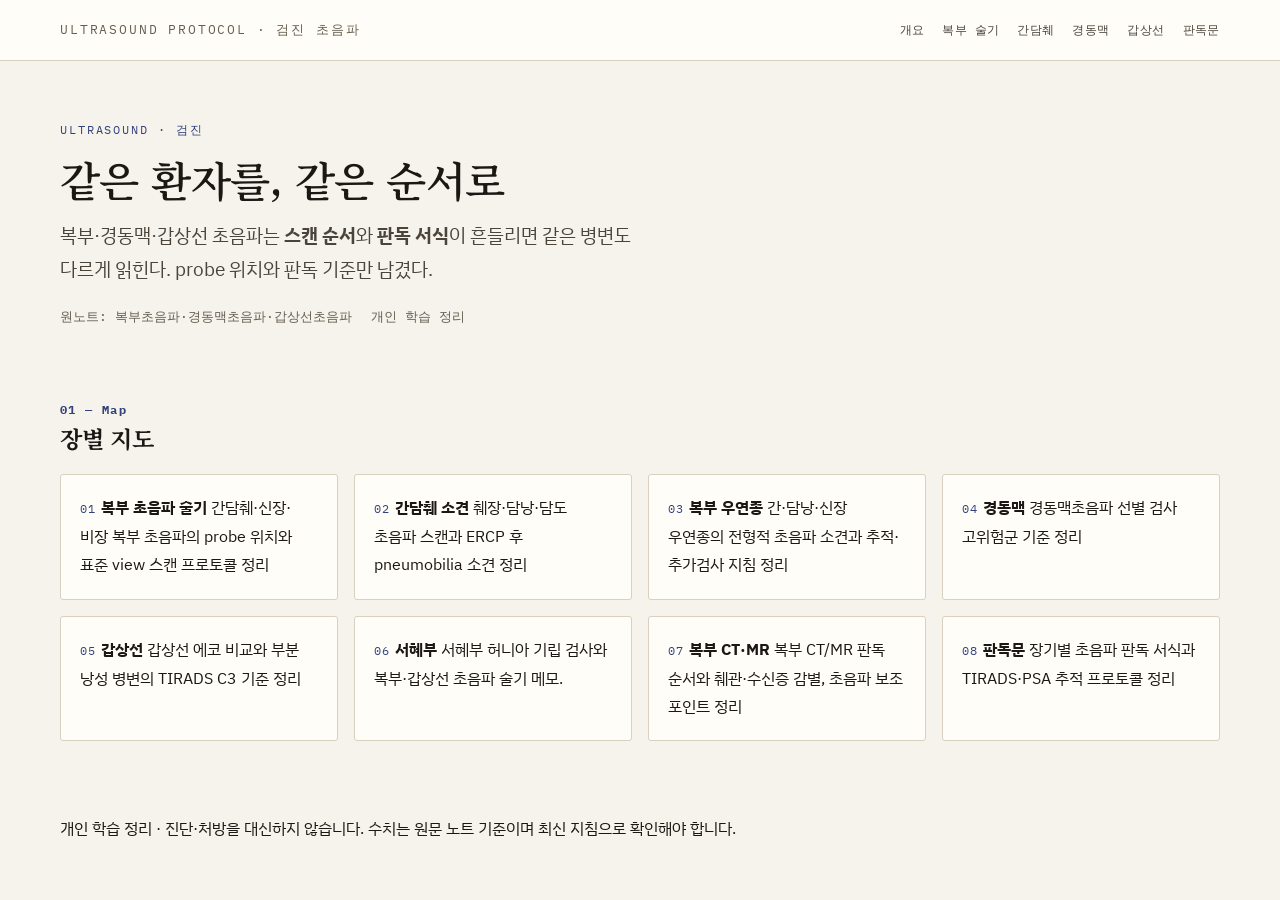
<file: index.html>
<!DOCTYPE html>
<html lang="ko">
<head>
<meta charset="utf-8">
<meta name="viewport" content="width=device-width, initial-scale=1">
<title>검진 초음파 프로토콜</title>
<meta name="description" content="복부·경동맥·갑상선 초음파의 술기, 소견, 판독문을 한 곳에 정리한 개인 참고서.">
<meta property="og:title" content="검진 초음파 프로토콜">
<meta property="og:description" content="복부·경동맥·갑상선 초음파의 술기, 소견, 판독문을 한 곳에 정리한 개인 참고서.">
<meta property="og:type" content="article">
<link rel="preconnect" href="https://fonts.googleapis.com">
<link rel="preconnect" href="https://fonts.gstatic.com" crossorigin>
<link href="https://fonts.googleapis.com/css2?family=IBM+Plex+Mono:wght@400;500&family=IBM+Plex+Sans+KR:wght@400;500;600&family=Noto+Serif+KR:wght@600&display=swap" rel="stylesheet">
<link rel="stylesheet" href="styles/tokens.css">
<link rel="stylesheet" href="styles/site.css">
<link rel="stylesheet" href="styles/theme.css">
</head>
<body>
<header class="masthead">
  <div class="wrap">
    <a class="brand" href="index.html">Ultrasound Protocol · 검진 초음파</a>
    <nav class="nav" aria-label="장 이동">
      <a href="index.html">개요</a>
      <a href="abdomen-technique.html">복부 술기</a>
      <a href="abdomen-findings.html">간담췌</a>
      <a href="carotid.html">경동맥</a>
      <a href="thyroid.html">갑상선</a>
      <a href="reporting.html">판독문</a>
    </nav>
  </div>
</header>
<main>
  <div class="wrap">

    <div class="hero">
      <p class="eyebrow">Ultrasound · 검진</p>
      <h1>같은 환자를, 같은 순서로</h1>
      <p class="lede">복부·경동맥·갑상선 초음파는 <strong>스캔 순서</strong>와 <strong>판독 서식</strong>이 흔들리면 같은 병변도 다르게 읽힌다. probe 위치와 판독 기준만 남겼다.</p>
      <div class="meta"><span>원노트: 복부초음파·경동맥초음파·갑상선초음파</span><span>개인 학습 정리</span></div>
    </div>
    <section aria-labelledby="s-map">
      <h2 id="s-map"><span class="num">01 — Map</span>장별 지도</h2>
      <div class="card-grid">
        <a class="card" href="abdomen-technique.html">
          <span class="k">01</span>
          <b>복부 초음파 술기</b>
          <span>간담췌·신장·비장 복부 초음파의 probe 위치와 표준 view 스캔 프로토콜 정리</span>
        </a>
        <a class="card" href="abdomen-findings.html">
          <span class="k">02</span>
          <b>간담췌 소견</b>
          <span>췌장·담낭·담도 초음파 스캔과 ERCP 후 pneumobilia 소견 정리</span>
        </a>
        <a class="card" href="abdomen-incidentaloma.html">
          <span class="k">03</span>
          <b>복부 우연종</b>
          <span>간·담낭·신장 우연종의 전형적 초음파 소견과 추적·추가검사 지침 정리</span>
        </a>
        <a class="card" href="carotid.html">
          <span class="k">04</span>
          <b>경동맥</b>
          <span>경동맥초음파 선별 검사 고위험군 기준 정리</span>
        </a>
        <a class="card" href="thyroid.html">
          <span class="k">05</span>
          <b>갑상선</b>
          <span>갑상선 에코 비교와 부분 낭성 병변의 TIRADS C3 기준 정리</span>
        </a>
        <a class="card" href="hernia.html">
          <span class="k">06</span>
          <b>서혜부</b>
          <span>서혜부 허니아 기립 검사와 복부·갑상선 초음파 술기 메모.</span>
        </a>
        <a class="card" href="ct-mr.html">
          <span class="k">07</span>
          <b>복부 CT·MR</b>
          <span>복부 CT/MR 판독 순서와 췌관·수신증 감별, 초음파 보조 포인트 정리</span>
        </a>
        <a class="card" href="reporting.html">
          <span class="k">08</span>
          <b>판독문</b>
          <span>장기별 초음파 판독 서식과 TIRADS·PSA 추적 프로토콜 정리</span>
        </a>
      </div>
    </section>
  </div>
</main>
<footer class="foot">
  <div class="wrap">
    <p>개인 학습 정리 · 진단·처방을 대신하지 않습니다. 수치는 원문 노트 기준이며 최신 지침으로 확인해야 합니다.</p>
  </div>
</footer>
</body>
</html>
</file>
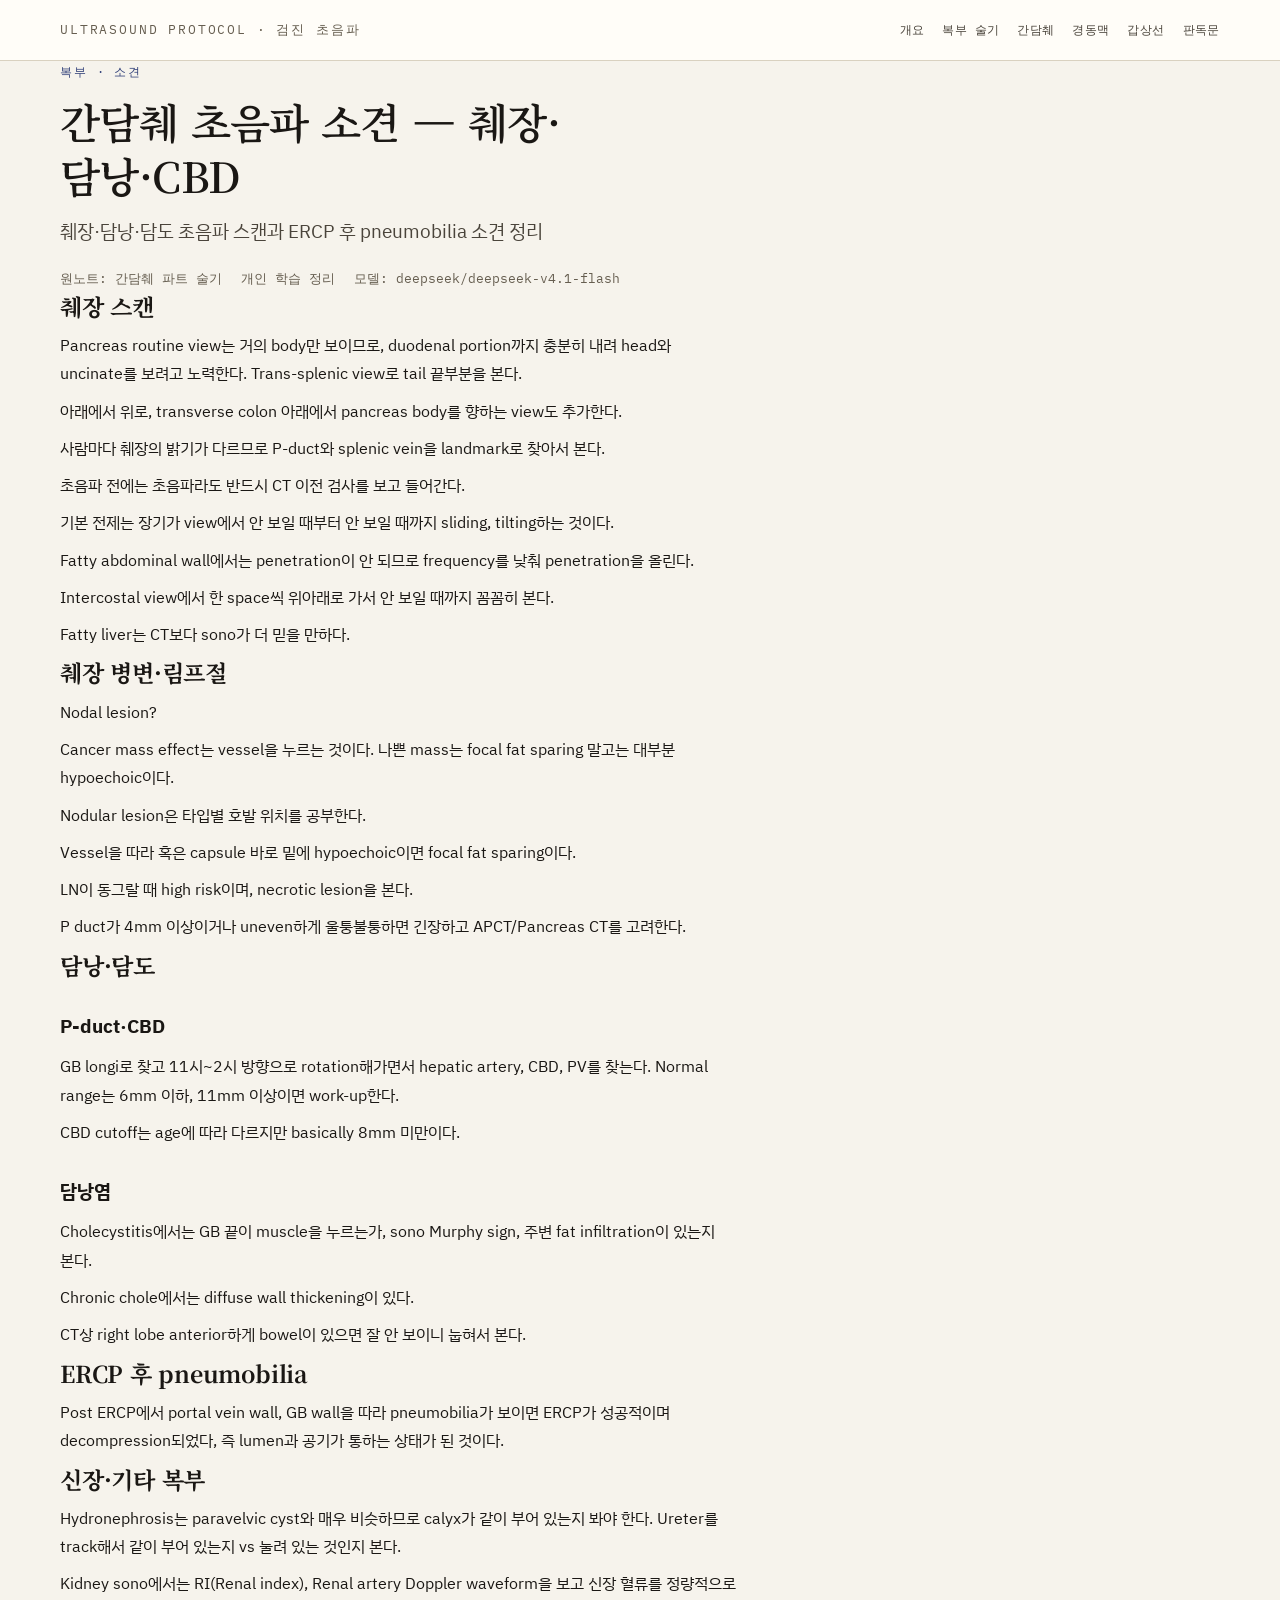
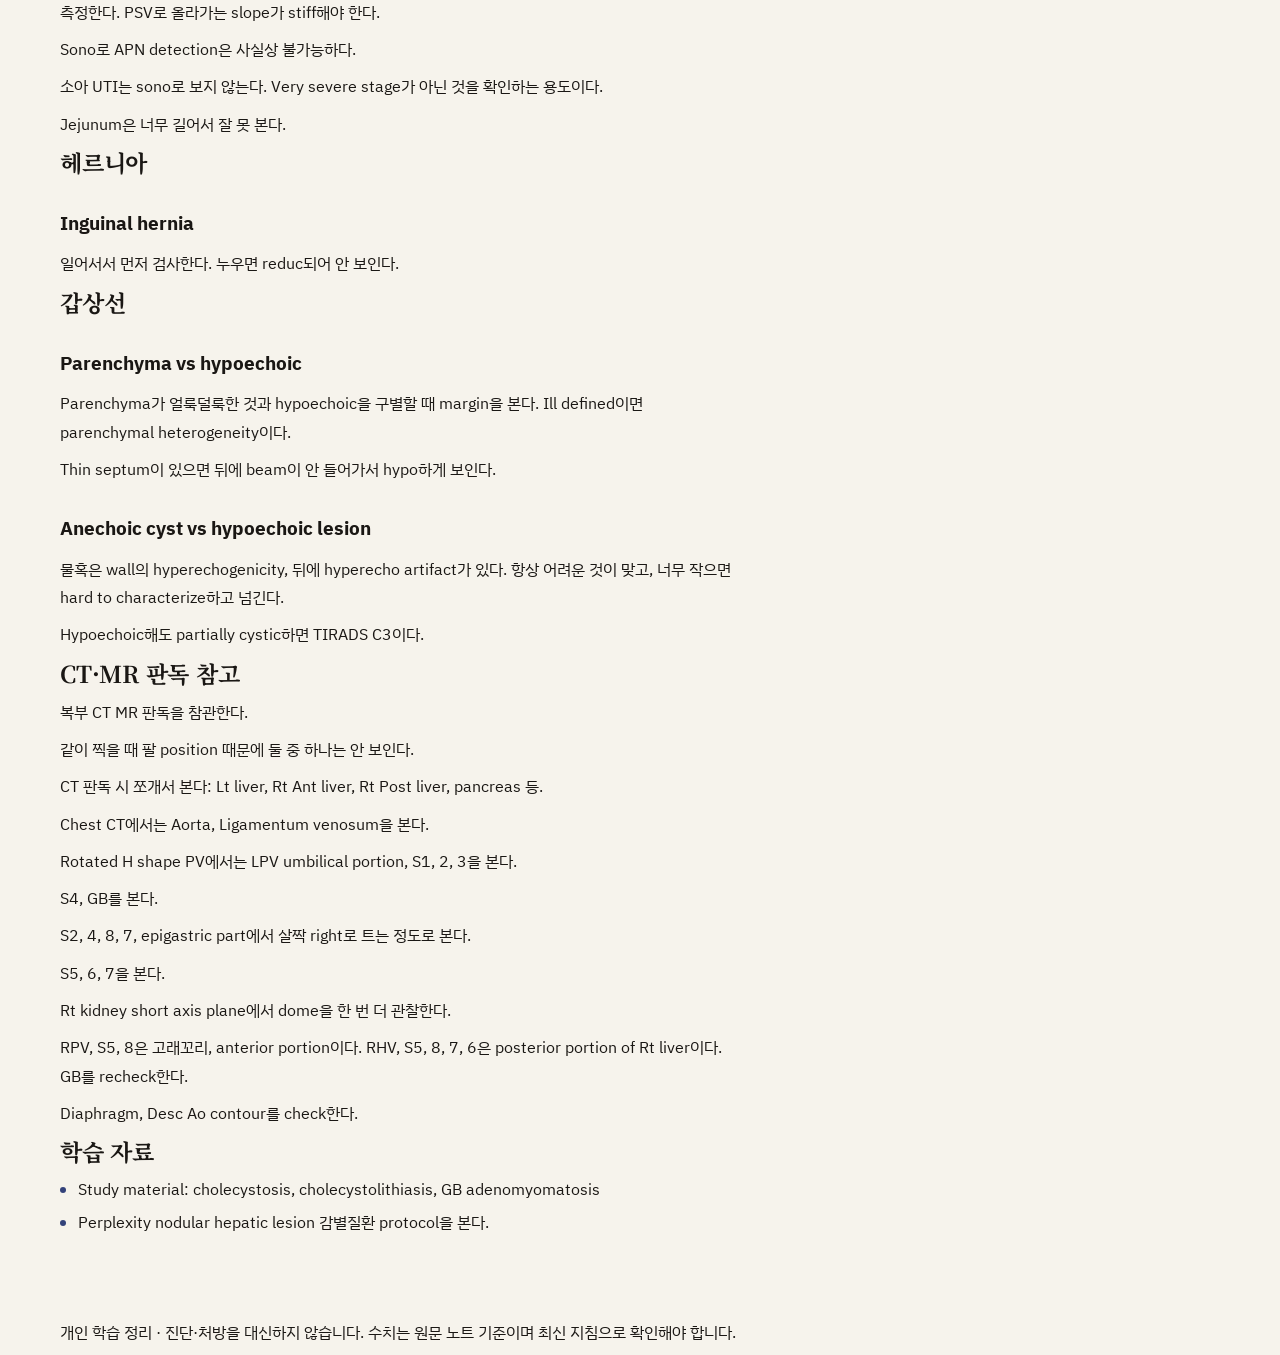
<file: abdomen-findings.html>
<!DOCTYPE html>
<html lang="ko">
<head>
<meta charset="utf-8">
<meta name="viewport" content="width=device-width, initial-scale=1">
<title>간담췌 초음파 소견 — 췌장·담낭·CBD — Ultrasound Protocol</title>
<meta name="description" content="췌장·담낭·담도 초음파 스캔과 ERCP 후 pneumobilia 소견 정리">
<meta property="og:title" content="간담췌 초음파 소견 — 췌장·담낭·CBD — Ultrasound Protocol">
<meta property="og:description" content="췌장·담낭·담도 초음파 스캔과 ERCP 후 pneumobilia 소견 정리">
<meta property="og:type" content="article">
<link rel="preconnect" href="https://fonts.googleapis.com">
<link rel="preconnect" href="https://fonts.gstatic.com" crossorigin>
<link href="https://fonts.googleapis.com/css2?family=IBM+Plex+Mono:wght@400;500&family=IBM+Plex+Sans+KR:wght@400;500;600&family=Noto+Serif+KR:wght@600&display=swap" rel="stylesheet">
<link rel="stylesheet" href="styles/tokens.css">
<link rel="stylesheet" href="styles/site.css">
<link rel="stylesheet" href="styles/theme.css">
</head>
<body>
<header class="masthead">
  <div class="wrap">
    <a class="brand" href="index.html">Ultrasound Protocol · 검진 초음파</a>
    <nav class="nav" aria-label="장 이동">
      <a href="index.html">개요</a>
      <a href="abdomen-technique.html">복부 술기</a>
      <a href="abdomen-findings.html">간담췌</a>
      <a href="carotid.html">경동맥</a>
      <a href="thyroid.html">갑상선</a>
      <a href="reporting.html">판독문</a>
    </nav>
  </div>
</header>
<main>
  <div class="wrap">

    <article>
      <p class="eyebrow">복부 · 소견</p>
      <h1>간담췌 초음파 소견 — 췌장·담낭·CBD</h1>
      <p class="lede">췌장·담낭·담도 초음파 스캔과 ERCP 후 pneumobilia 소견 정리</p>
      <div class="meta"><span>원노트: 간담췌 파트 술기</span><span>개인 학습 정리</span><span>모델: deepseek/deepseek-v4.1-flash</span></div>
      <h2 id="s-췌장-스캔">췌장 스캔</h2>
<p>Pancreas routine view는 거의 body만 보이므로, duodenal portion까지 충분히 내려 head와 uncinate를 보려고 노력한다. Trans-splenic view로 tail 끝부분을 본다.</p>
<p>아래에서 위로, transverse colon 아래에서 pancreas body를 향하는 view도 추가한다.</p>
<p>사람마다 췌장의 밝기가 다르므로 P-duct와 splenic vein을 landmark로 찾아서 본다.</p>
<p>초음파 전에는 초음파라도 반드시 CT 이전 검사를 보고 들어간다.</p>
<p>기본 전제는 장기가 view에서 안 보일 때부터 안 보일 때까지 sliding, tilting하는 것이다.</p>
<p>Fatty abdominal wall에서는 penetration이 안 되므로 frequency를 낮춰 penetration을 올린다.</p>
<p>Intercostal view에서 한 space씩 위아래로 가서 안 보일 때까지 꼼꼼히 본다.</p>
<p>Fatty liver는 CT보다 sono가 더 믿을 만하다.</p>

<h2 id="s-췌장-병변-림프절">췌장 병변·림프절</h2>
<p>Nodal lesion?</p>
<p>Cancer mass effect는 vessel을 누르는 것이다. 나쁜 mass는 focal fat sparing 말고는 대부분 hypoechoic이다.</p>
<p>Nodular lesion은 타입별 호발 위치를 공부한다.</p>
<p>Vessel을 따라 혹은 capsule 바로 밑에 hypoechoic이면 focal fat sparing이다.</p>
<p>LN이 동그랄 때 high risk이며, necrotic lesion을 본다.</p>
<p>P duct가 4mm 이상이거나 uneven하게 울퉁불퉁하면 긴장하고 APCT/Pancreas CT를 고려한다.</p>

<h2 id="s-담낭-담도">담낭·담도</h2>
<h3>P-duct·CBD</h3>
<p>GB longi로 찾고 11시~2시 방향으로 rotation해가면서 hepatic artery, CBD, PV를 찾는다. Normal range는 6mm 이하, 11mm 이상이면 work-up한다.</p>
<p>CBD cutoff는 age에 따라 다르지만 basically 8mm 미만이다.</p>
<h3>담낭염</h3>
<p>Cholecystitis에서는 GB 끝이 muscle을 누르는가, sono Murphy sign, 주변 fat infiltration이 있는지 본다.</p>
<p>Chronic chole에서는 diffuse wall thickening이 있다.</p>
<p>CT상 right lobe anterior하게 bowel이 있으면 잘 안 보이니 눕혀서 본다.</p>

<h2 id="s-ercp-후-pneumobilia">ERCP 후 pneumobilia</h2>
<p>Post ERCP에서 portal vein wall, GB wall을 따라 pneumobilia가 보이면 ERCP가 성공적이며 decompression되었다, 즉 lumen과 공기가 통하는 상태가 된 것이다.</p>

<h2 id="s-신장-기타-복부">신장·기타 복부</h2>
<p>Hydronephrosis는 paravelvic cyst와 매우 비슷하므로 calyx가 같이 부어 있는지 봐야 한다. Ureter를 track해서 같이 부어 있는지 vs 눌려 있는 것인지 본다.</p>
<p>Kidney sono에서는 RI(Renal index), Renal artery Doppler waveform을 보고 신장 혈류를 정량적으로 측정한다. PSV로 올라가는 slope가 stiff해야 한다.</p>
<p>Sono로 APN detection은 사실상 불가능하다.</p>
<p>소아 UTI는 sono로 보지 않는다. Very severe stage가 아닌 것을 확인하는 용도이다.</p>
<p>Jejunum은 너무 길어서 잘 못 본다.</p>

<h2 id="s-헤르니아">헤르니아</h2>
<h3>Inguinal hernia</h3>
<p>일어서서 먼저 검사한다. 누우면 reduc되어 안 보인다.</p>

<h2 id="s-갑상선">갑상선</h2>
<h3>Parenchyma vs hypoechoic</h3>
<p>Parenchyma가 얼룩덜룩한 것과 hypoechoic을 구별할 때 margin을 본다. Ill defined이면 parenchymal heterogeneity이다.</p>
<p>Thin septum이 있으면 뒤에 beam이 안 들어가서 hypo하게 보인다.</p>
<h3>Anechoic cyst vs hypoechoic lesion</h3>
<p>물혹은 wall의 hyperechogenicity, 뒤에 hyperecho artifact가 있다. 항상 어려운 것이 맞고, 너무 작으면 hard to characterize하고 넘긴다.</p>
<p>Hypoechoic해도 partially cystic하면 TIRADS C3이다.</p>

<h2 id="s-ct-mr-판독-참고">CT·MR 판독 참고</h2>
<p>복부 CT MR 판독을 참관한다.</p>
<p>같이 찍을 때 팔 position 때문에 둘 중 하나는 안 보인다.</p>
<p>CT 판독 시 쪼개서 본다: Lt liver, Rt Ant liver, Rt Post liver, pancreas 등.</p>
<p>Chest CT에서는 Aorta, Ligamentum venosum을 본다.</p>
<p>Rotated H shape PV에서는 LPV umbilical portion, S1, 2, 3을 본다.</p>
<p>S4, GB를 본다.</p>
<p>S2, 4, 8, 7, epigastric part에서 살짝 right로 트는 정도로 본다.</p>
<p>S5, 6, 7을 본다.</p>
<p>Rt kidney short axis plane에서 dome을 한 번 더 관찰한다.</p>
<p>RPV, S5, 8은 고래꼬리, anterior portion이다. RHV, S5, 8, 7, 6은 posterior portion of Rt liver이다. GB를 recheck한다.</p>
<p>Diaphragm, Desc Ao contour를 check한다.</p>

<h2 id="s-학습-자료">학습 자료</h2>
<ul>
<li>Study material: cholecystosis, cholecystolithiasis, GB adenomyomatosis</li>
<li>Perplexity nodular hepatic lesion 감별질환 protocol을 본다.</li>
</ul>
    </article>
  </div>
</main>
<footer class="foot">
  <div class="wrap">
    <p>개인 학습 정리 · 진단·처방을 대신하지 않습니다. 수치는 원문 노트 기준이며 최신 지침으로 확인해야 합니다.</p>
  </div>
</footer>
</body>
</html>
</file>
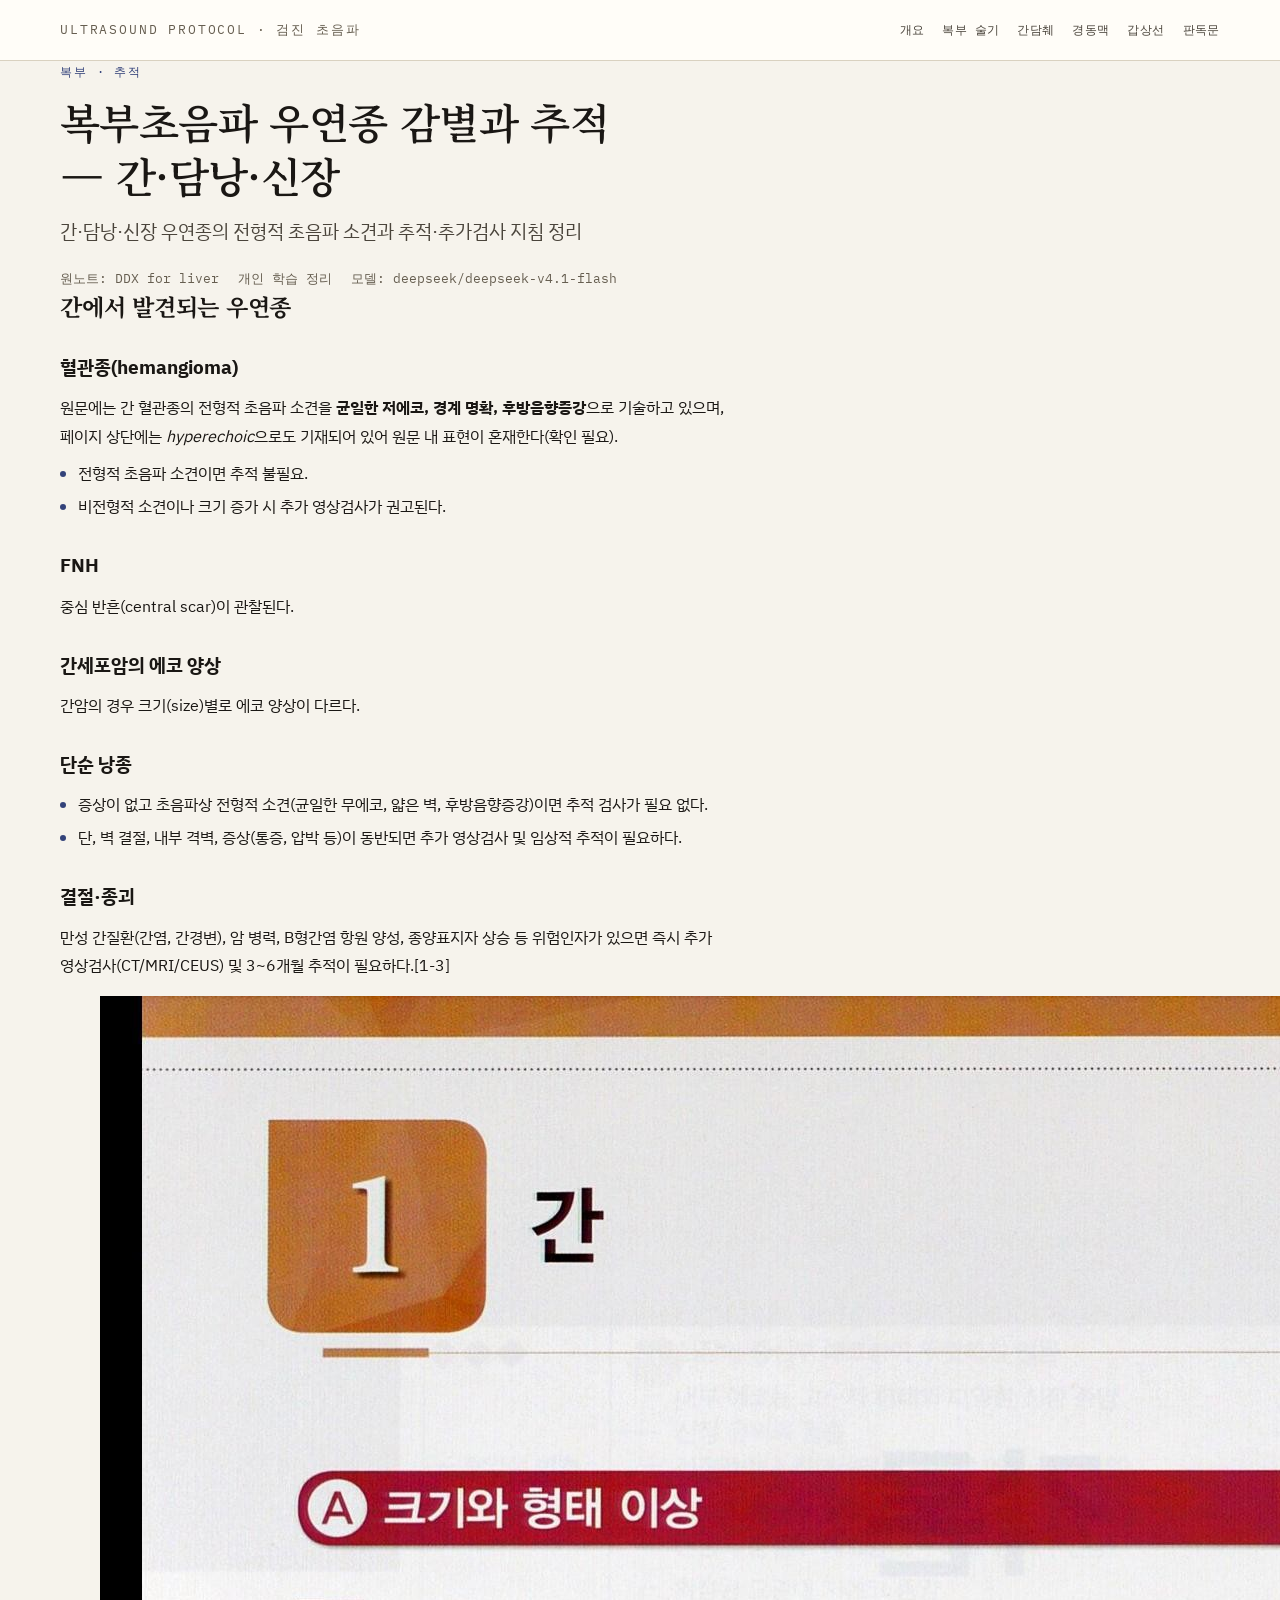
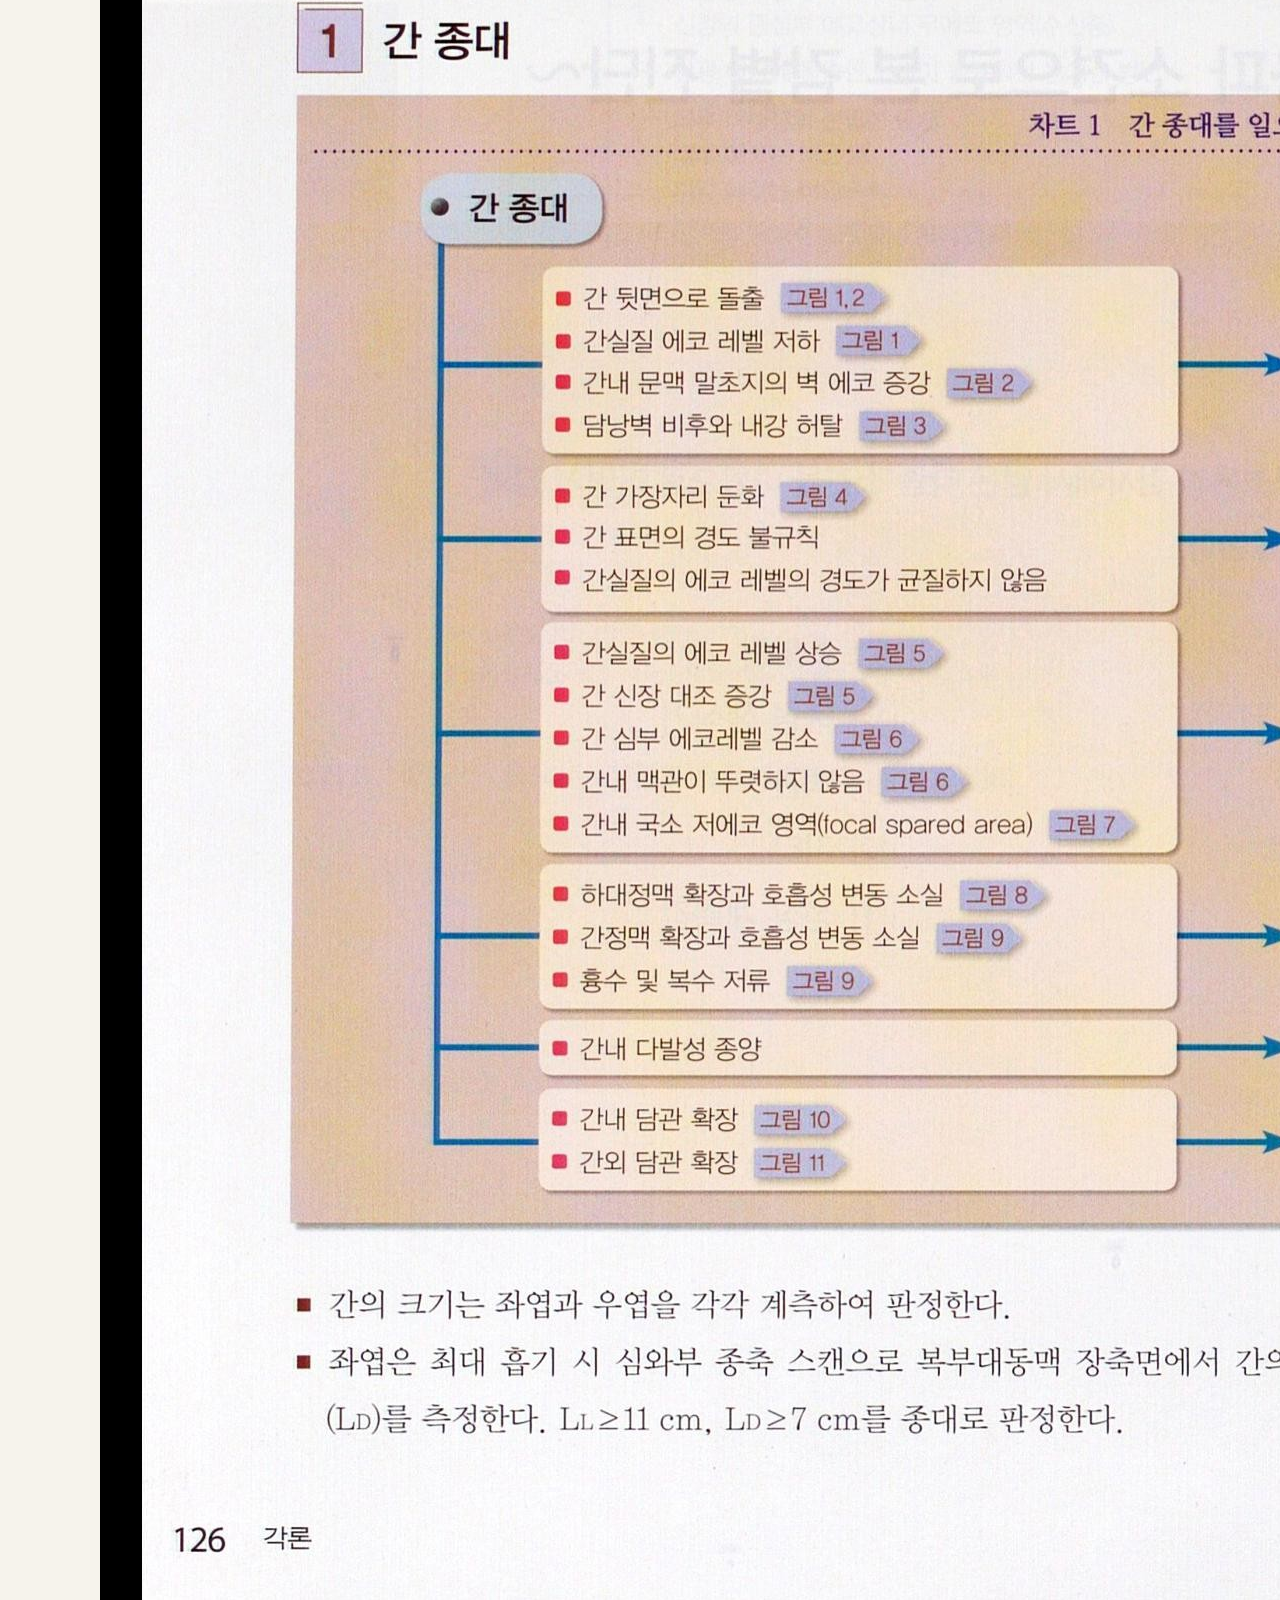
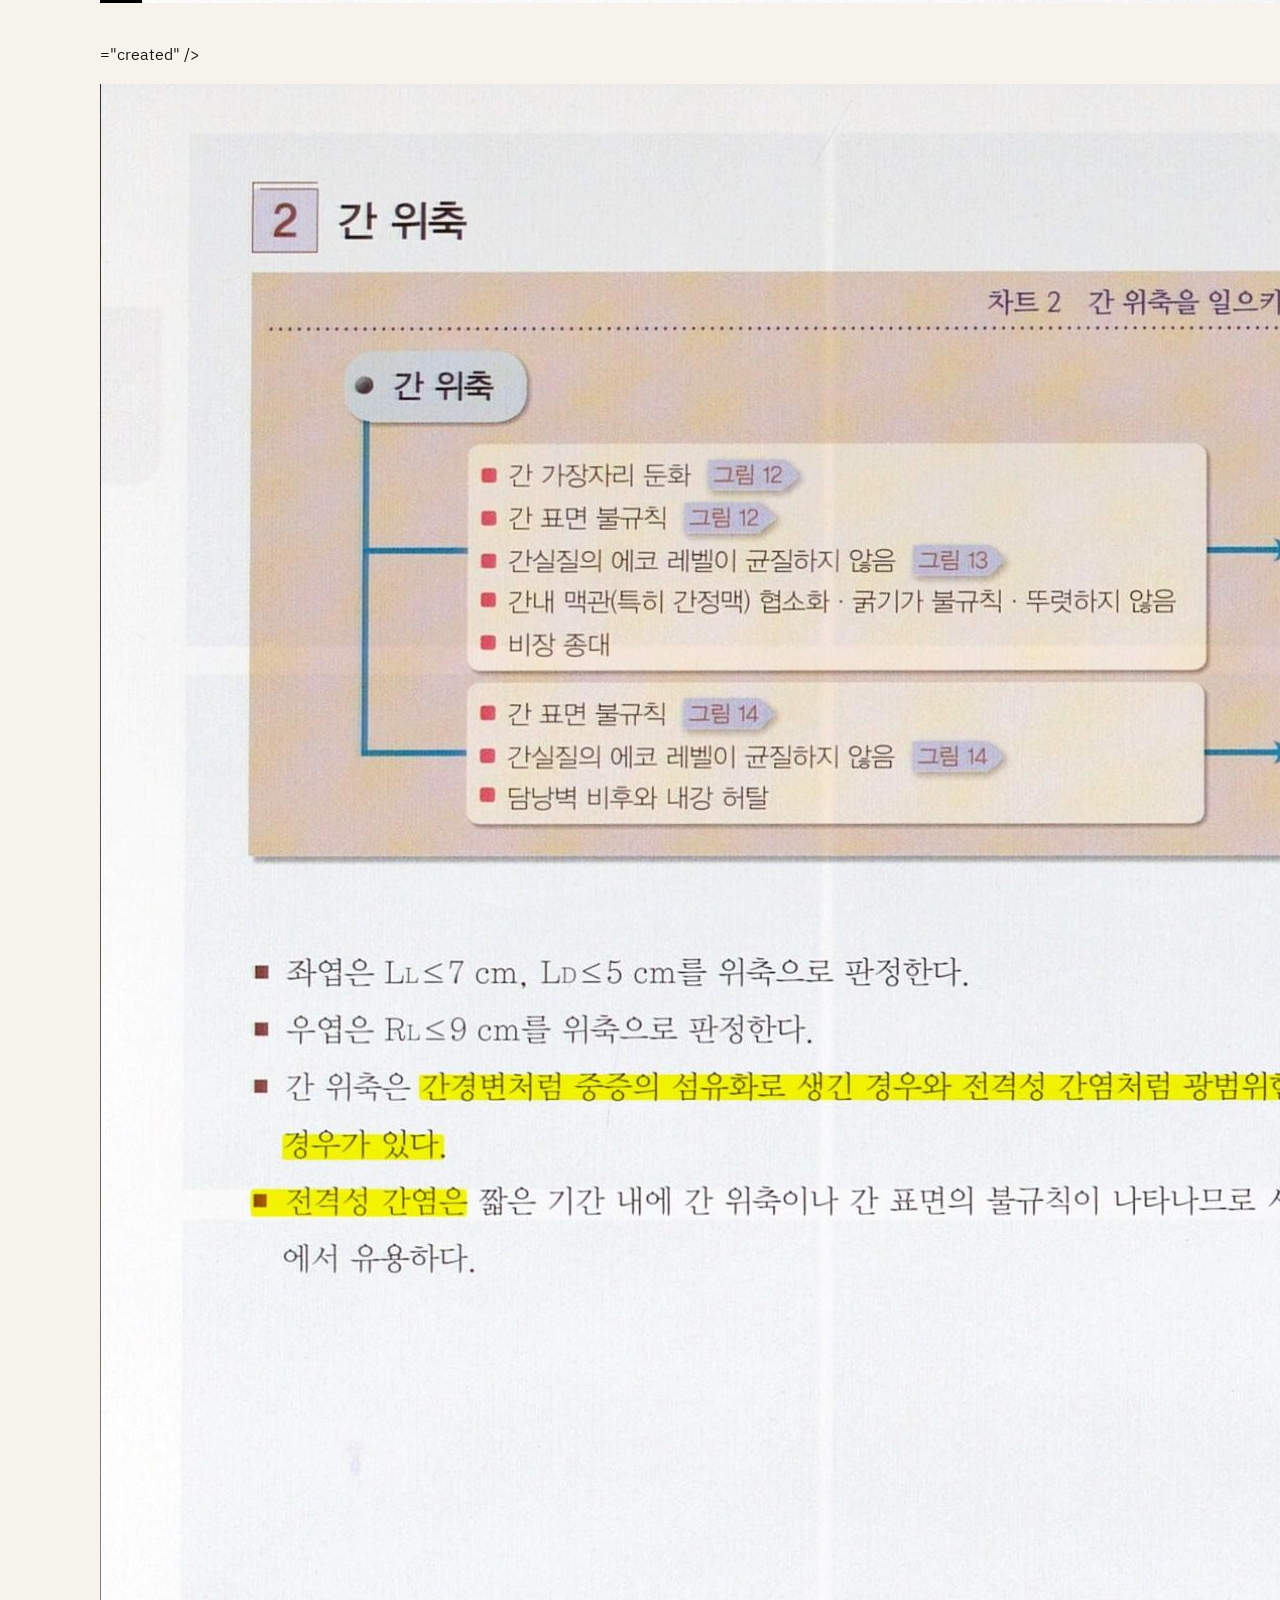
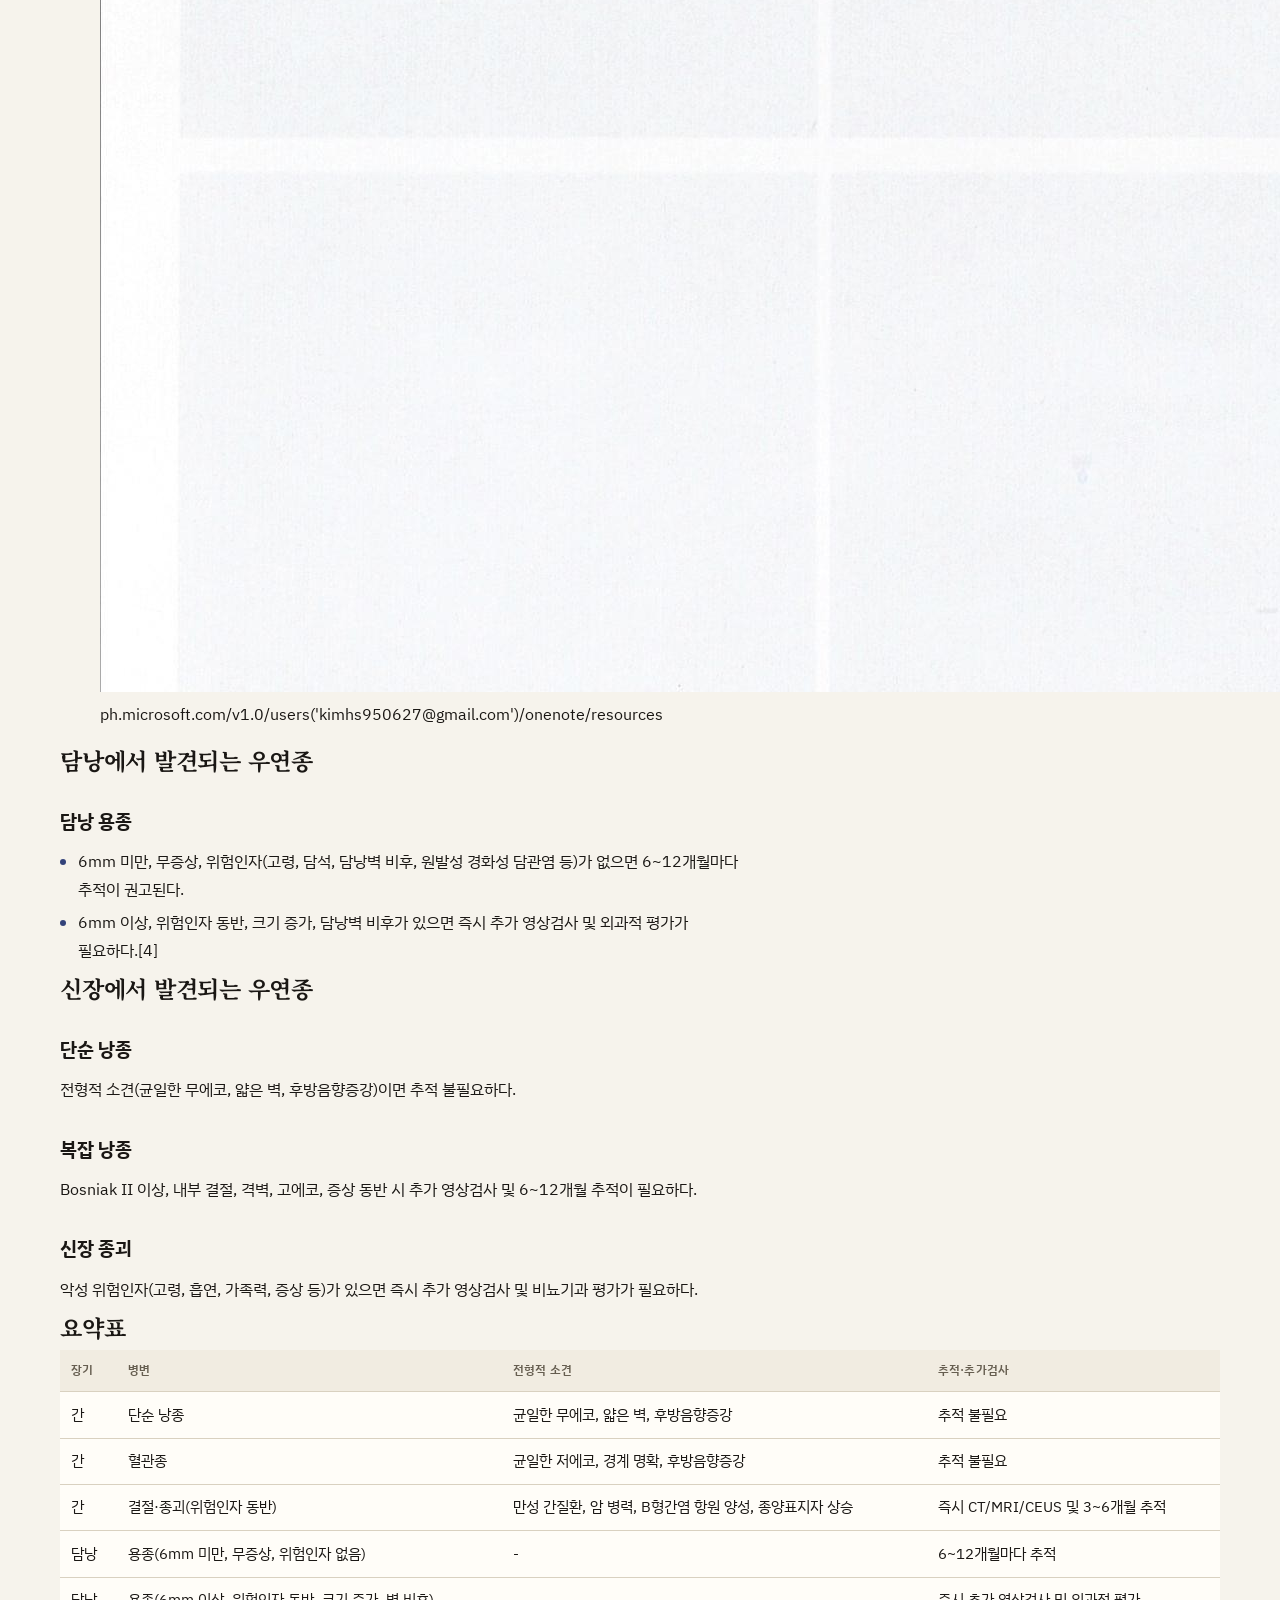
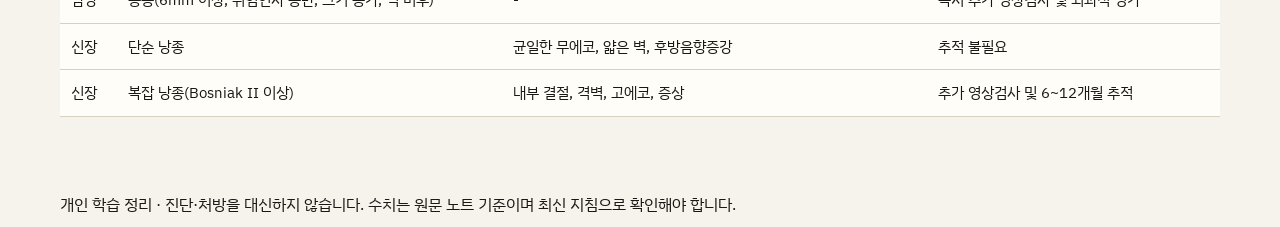
<file: abdomen-incidentaloma.html>
<!DOCTYPE html>
<html lang="ko">
<head>
<meta charset="utf-8">
<meta name="viewport" content="width=device-width, initial-scale=1">
<title>복부초음파 우연종 감별과 추적 — 간·담낭·신장 — Ultrasound Protocol</title>
<meta name="description" content="간·담낭·신장 우연종의 전형적 초음파 소견과 추적·추가검사 지침 정리">
<meta property="og:title" content="복부초음파 우연종 감별과 추적 — 간·담낭·신장 — Ultrasound Protocol">
<meta property="og:description" content="간·담낭·신장 우연종의 전형적 초음파 소견과 추적·추가검사 지침 정리">
<meta property="og:type" content="article">
<link rel="preconnect" href="https://fonts.googleapis.com">
<link rel="preconnect" href="https://fonts.gstatic.com" crossorigin>
<link href="https://fonts.googleapis.com/css2?family=IBM+Plex+Mono:wght@400;500&family=IBM+Plex+Sans+KR:wght@400;500;600&family=Noto+Serif+KR:wght@600&display=swap" rel="stylesheet">
<link rel="stylesheet" href="styles/tokens.css">
<link rel="stylesheet" href="styles/site.css">
<link rel="stylesheet" href="styles/theme.css">
</head>
<body>
<header class="masthead">
  <div class="wrap">
    <a class="brand" href="index.html">Ultrasound Protocol · 검진 초음파</a>
    <nav class="nav" aria-label="장 이동">
      <a href="index.html">개요</a>
      <a href="abdomen-technique.html">복부 술기</a>
      <a href="abdomen-findings.html">간담췌</a>
      <a href="carotid.html">경동맥</a>
      <a href="thyroid.html">갑상선</a>
      <a href="reporting.html">판독문</a>
    </nav>
  </div>
</header>
<main>
  <div class="wrap">

    <article>
      <p class="eyebrow">복부 · 추적</p>
      <h1>복부초음파 우연종 감별과 추적 — 간·담낭·신장</h1>
      <p class="lede">간·담낭·신장 우연종의 전형적 초음파 소견과 추적·추가검사 지침 정리</p>
      <div class="meta"><span>원노트: DDX for liver</span><span>개인 학습 정리</span><span>모델: deepseek/deepseek-v4.1-flash</span></div>
      <h2 id="s-간에서-발견되는-우연종">간에서 발견되는 우연종</h2>
<h3>혈관종(hemangioma)</h3>
<p>원문에는 간 혈관종의 전형적 초음파 소견을 <strong>균일한 저에코, 경계 명확, 후방음향증강</strong>으로 기술하고 있으며, 페이지 상단에는 <em>hyperechoic</em>으로도 기재되어 있어 원문 내 표현이 혼재한다(확인 필요).</p>
<ul>
<li>전형적 초음파 소견이면 추적 불필요.</li>
<li>비전형적 소견이나 크기 증가 시 추가 영상검사가 권고된다.</li>
</ul>
<h3>FNH</h3>
<p>중심 반흔(central scar)이 관찰된다.</p>
<h3>간세포암의 에코 양상</h3>
<p>간암의 경우 크기(size)별로 에코 양상이 다르다.</p>
<h3>단순 낭종</h3>
<ul>
<li>증상이 없고 초음파상 전형적 소견(균일한 무에코, 얇은 벽, 후방음향증강)이면 추적 검사가 필요 없다.</li>
<li>단, 벽 결절, 내부 격벽, 증상(통증, 압박 등)이 동반되면 추가 영상검사 및 임상적 추적이 필요하다.</li>
</ul>
<h3>결절·종괴</h3>
<p>만성 간질환(간염, 간경변), 암 병력, B형간염 항원 양성, 종양표지자 상승 등 위험인자가 있으면 즉시 추가 영상검사(CT/MRI/CEUS) 및 3~6개월 추적이 필요하다.[1-3]</p>

      <figure class="fig">
        <img src="assets/onenote/ddx-for-liver-01.png" alt="="created" /> <img data-sr" loading="lazy">
        <figcaption>="created" /> <img data-sr</figcaption>
      </figure>

      <figure class="fig">
        <img src="assets/onenote/ddx-for-liver-02.png" alt="ph.microsoft.com/v1.0/users('kimhs950627@gmail.com')/onenote/resources" loading="lazy">
        <figcaption>ph.microsoft.com/v1.0/users('kimhs950627@gmail.com')/onenote/resources</figcaption>
      </figure>
<h2 id="s-담낭에서-발견되는-우연종">담낭에서 발견되는 우연종</h2>
<h3>담낭 용종</h3>
<ul>
<li>6mm 미만, 무증상, 위험인자(고령, 담석, 담낭벽 비후, 원발성 경화성 담관염 등)가 없으면 6~12개월마다 추적이 권고된다.</li>
<li>6mm 이상, 위험인자 동반, 크기 증가, 담낭벽 비후가 있으면 즉시 추가 영상검사 및 외과적 평가가 필요하다.[4]</li>
</ul>
<h2 id="s-신장에서-발견되는-우연종">신장에서 발견되는 우연종</h2>
<h3>단순 낭종</h3>
<p>전형적 소견(균일한 무에코, 얇은 벽, 후방음향증강)이면 추적 불필요하다.</p>
<h3>복잡 낭종</h3>
<p>Bosniak II 이상, 내부 결절, 격벽, 고에코, 증상 동반 시 추가 영상검사 및 6~12개월 추적이 필요하다.</p>
<h3>신장 종괴</h3>
<p>악성 위험인자(고령, 흡연, 가족력, 증상 등)가 있으면 즉시 추가 영상검사 및 비뇨기과 평가가 필요하다.</p>
<h2 id="s-요약표">요약표</h2>
<table>
<thead>
<tr><th>장기</th><th>병변</th><th>전형적 소견</th><th>추적·추가검사</th></tr>
</thead>
<tbody>
<tr><td>간</td><td>단순 낭종</td><td>균일한 무에코, 얇은 벽, 후방음향증강</td><td>추적 불필요</td></tr>
<tr><td>간</td><td>혈관종</td><td>균일한 저에코, 경계 명확, 후방음향증강</td><td>추적 불필요</td></tr>
<tr><td>간</td><td>결절·종괴(위험인자 동반)</td><td>만성 간질환, 암 병력, B형간염 항원 양성, 종양표지자 상승</td><td>즉시 CT/MRI/CEUS 및 3~6개월 추적</td></tr>
<tr><td>담낭</td><td>용종(6mm 미만, 무증상, 위험인자 없음)</td><td>-</td><td>6~12개월마다 추적</td></tr>
<tr><td>담낭</td><td>용종(6mm 이상, 위험인자 동반, 크기 증가, 벽 비후)</td><td>-</td><td>즉시 추가 영상검사 및 외과적 평가</td></tr>
<tr><td>신장</td><td>단순 낭종</td><td>균일한 무에코, 얇은 벽, 후방음향증강</td><td>추적 불필요</td></tr>
<tr><td>신장</td><td>복잡 낭종(Bosniak II 이상)</td><td>내부 결절, 격벽, 고에코, 증상</td><td>추가 영상검사 및 6~12개월 추적</td></tr>
</tbody>
</table>
    </article>
  </div>
</main>
<footer class="foot">
  <div class="wrap">
    <p>개인 학습 정리 · 진단·처방을 대신하지 않습니다. 수치는 원문 노트 기준이며 최신 지침으로 확인해야 합니다.</p>
  </div>
</footer>
</body>
</html>
</file>
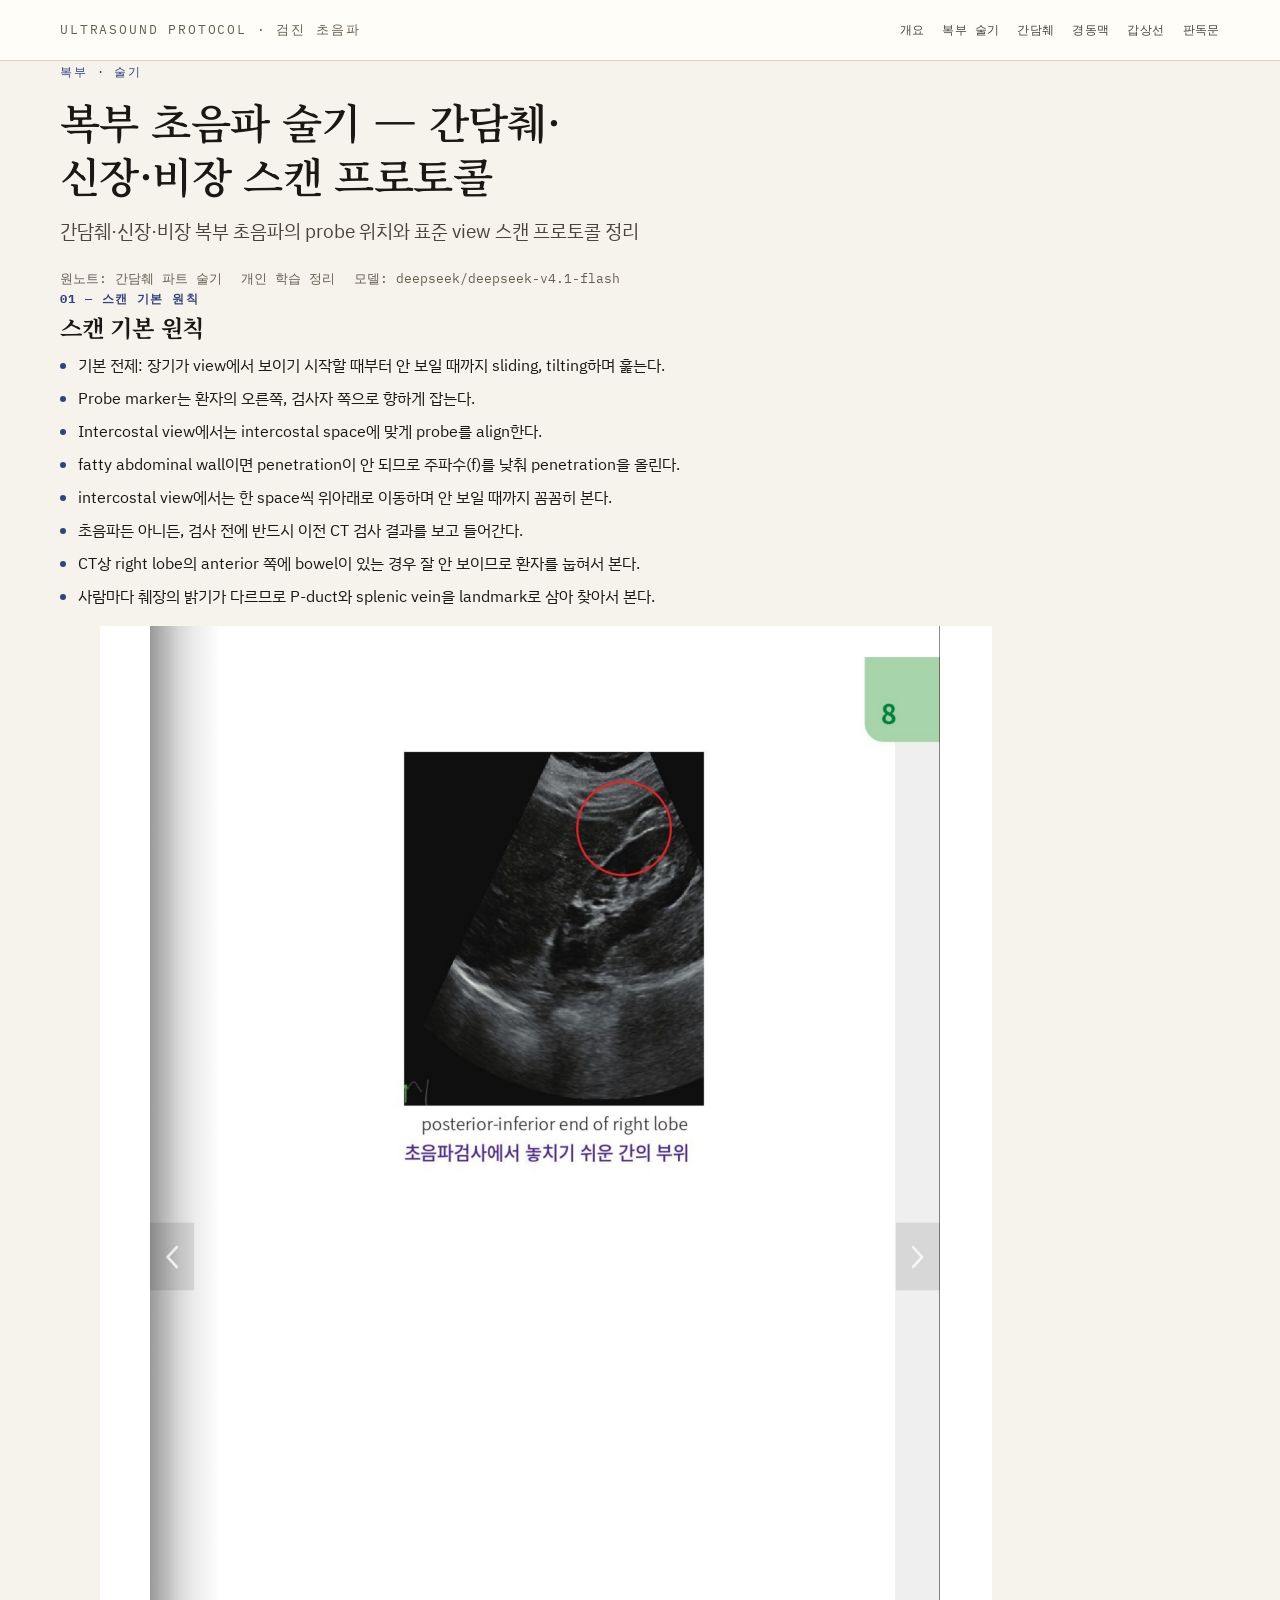
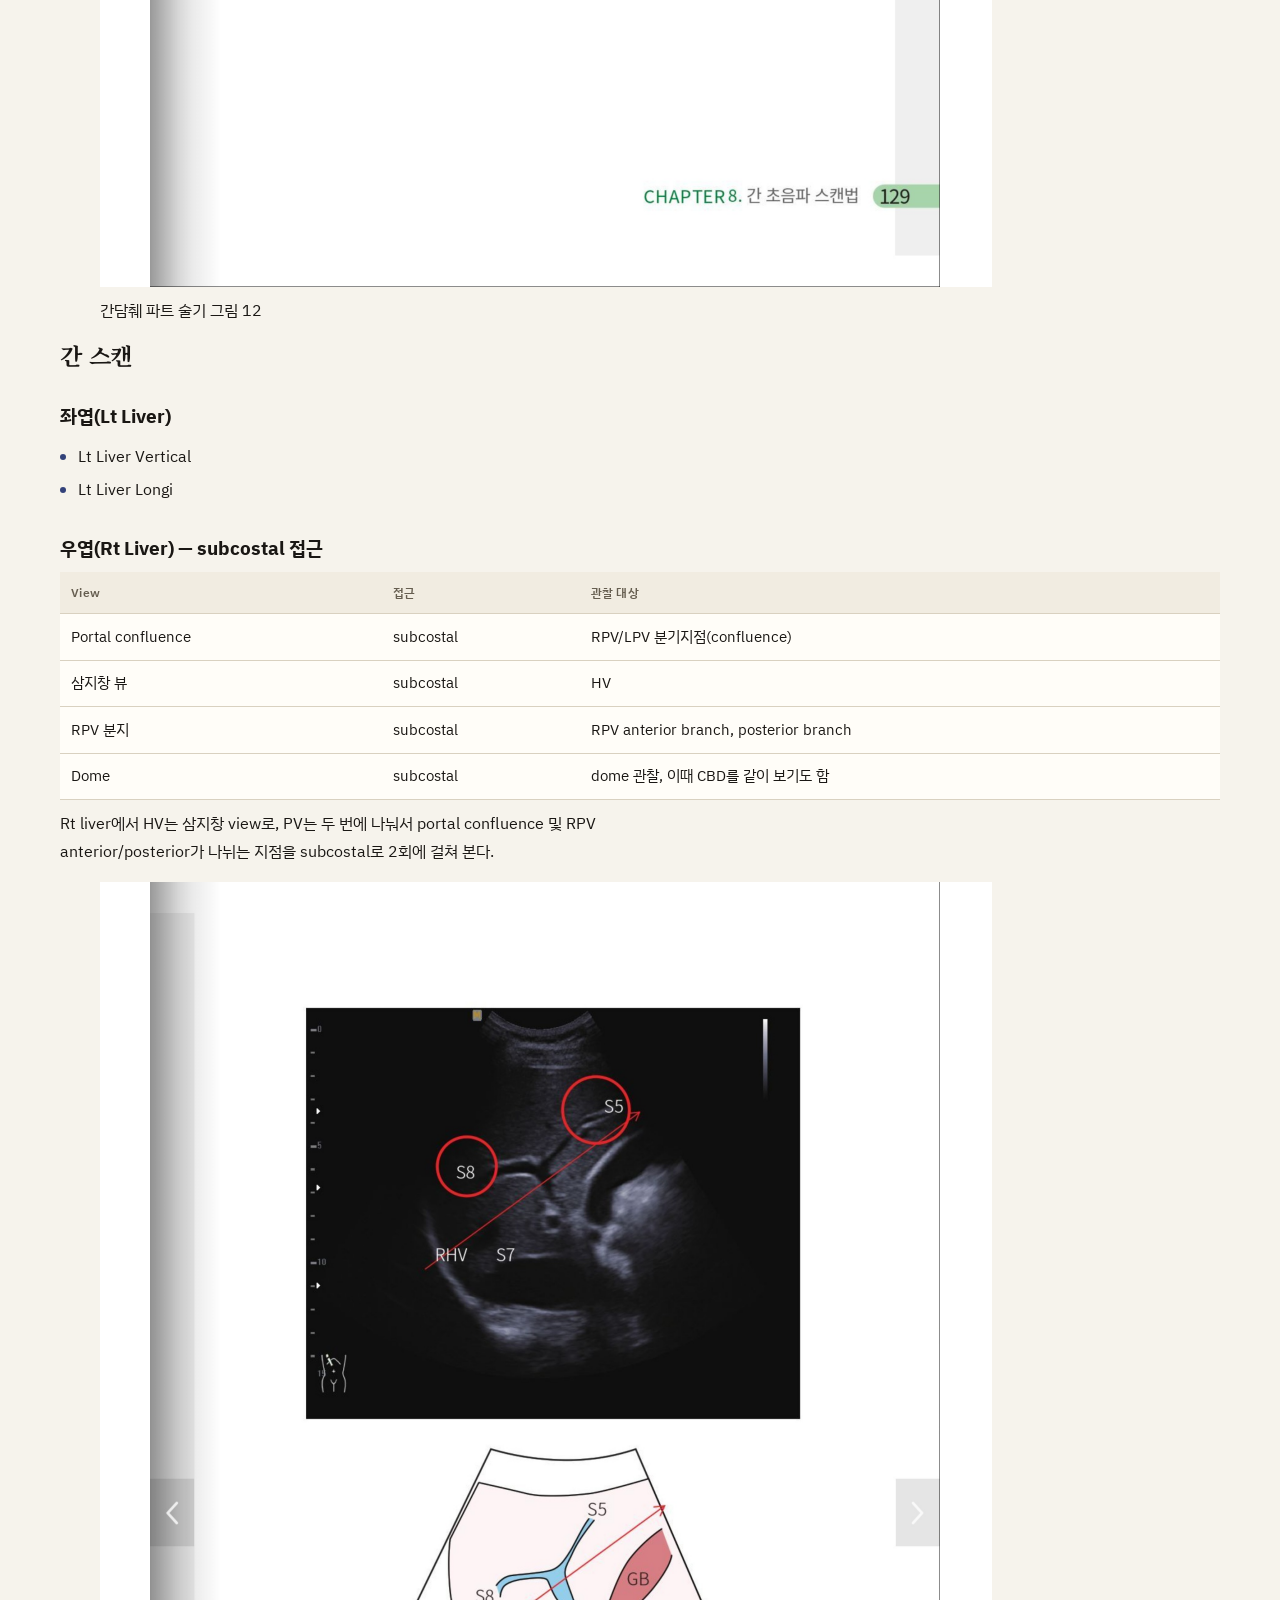
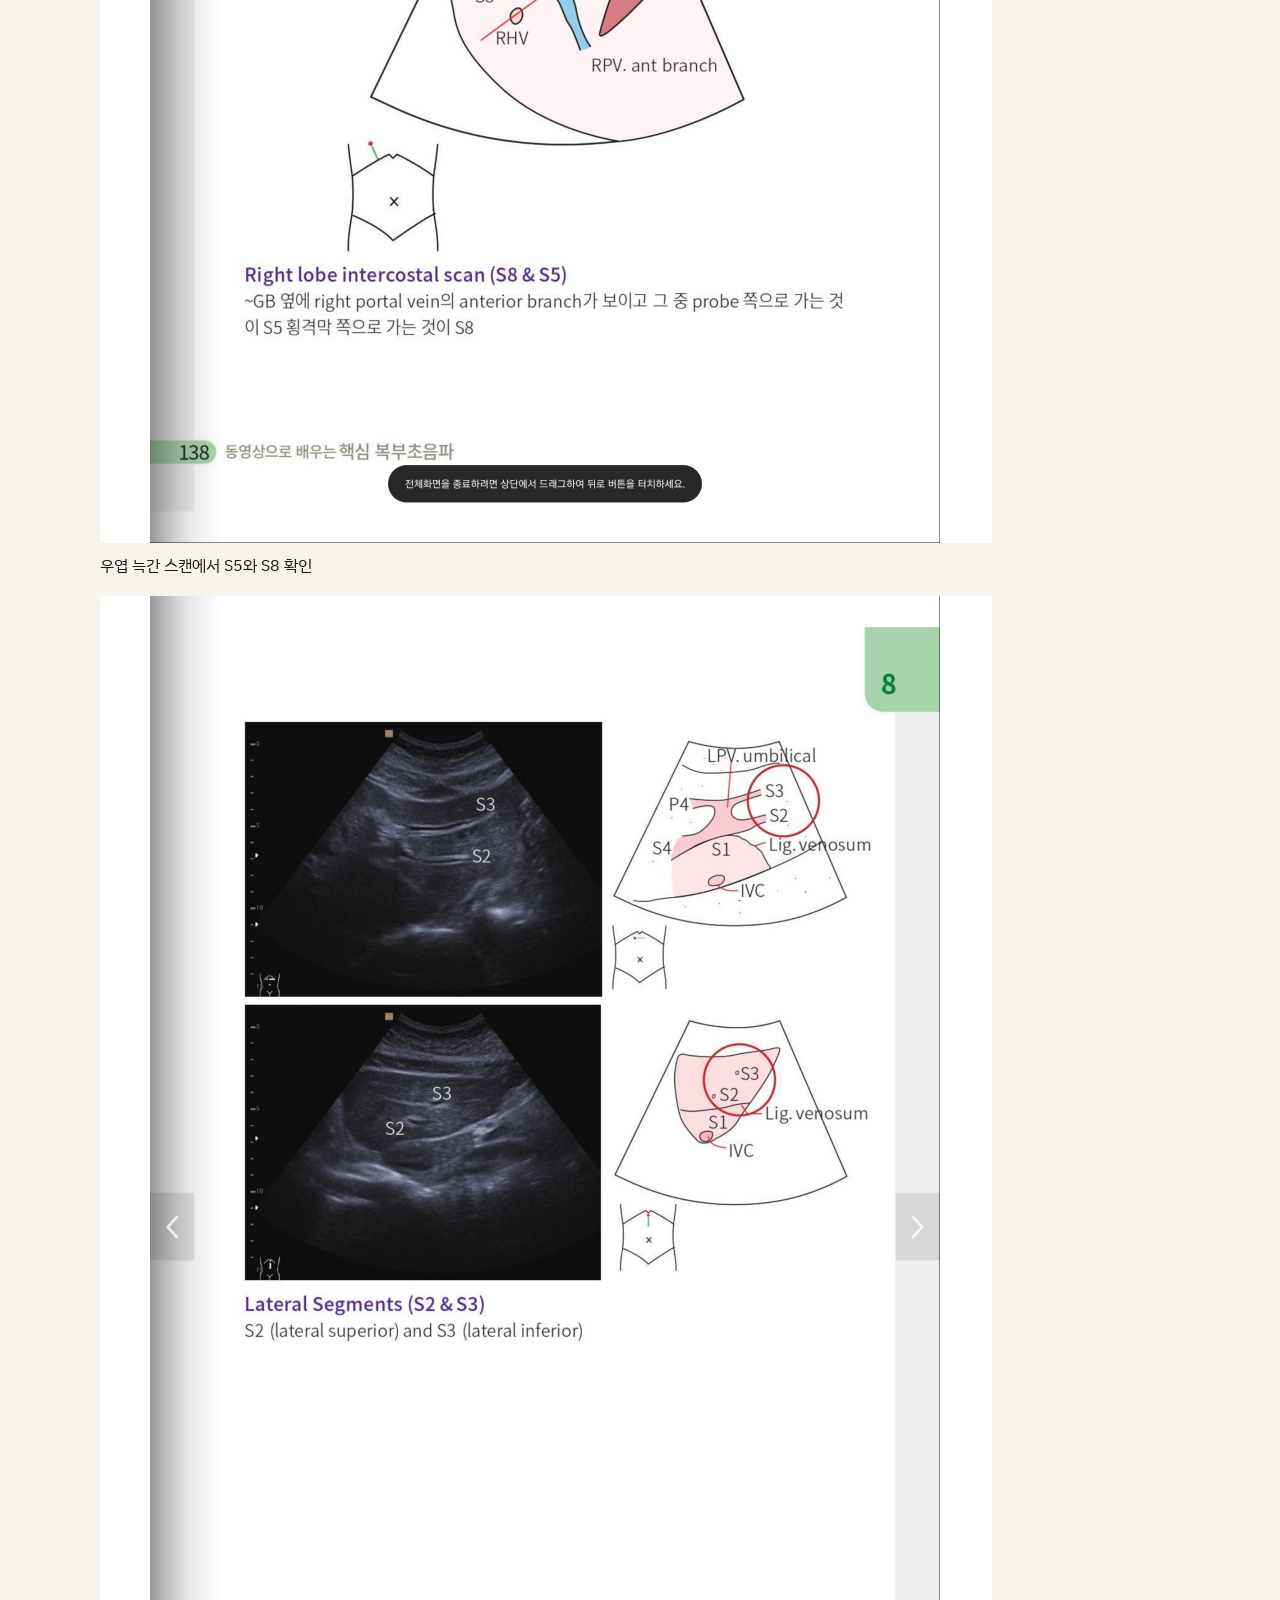
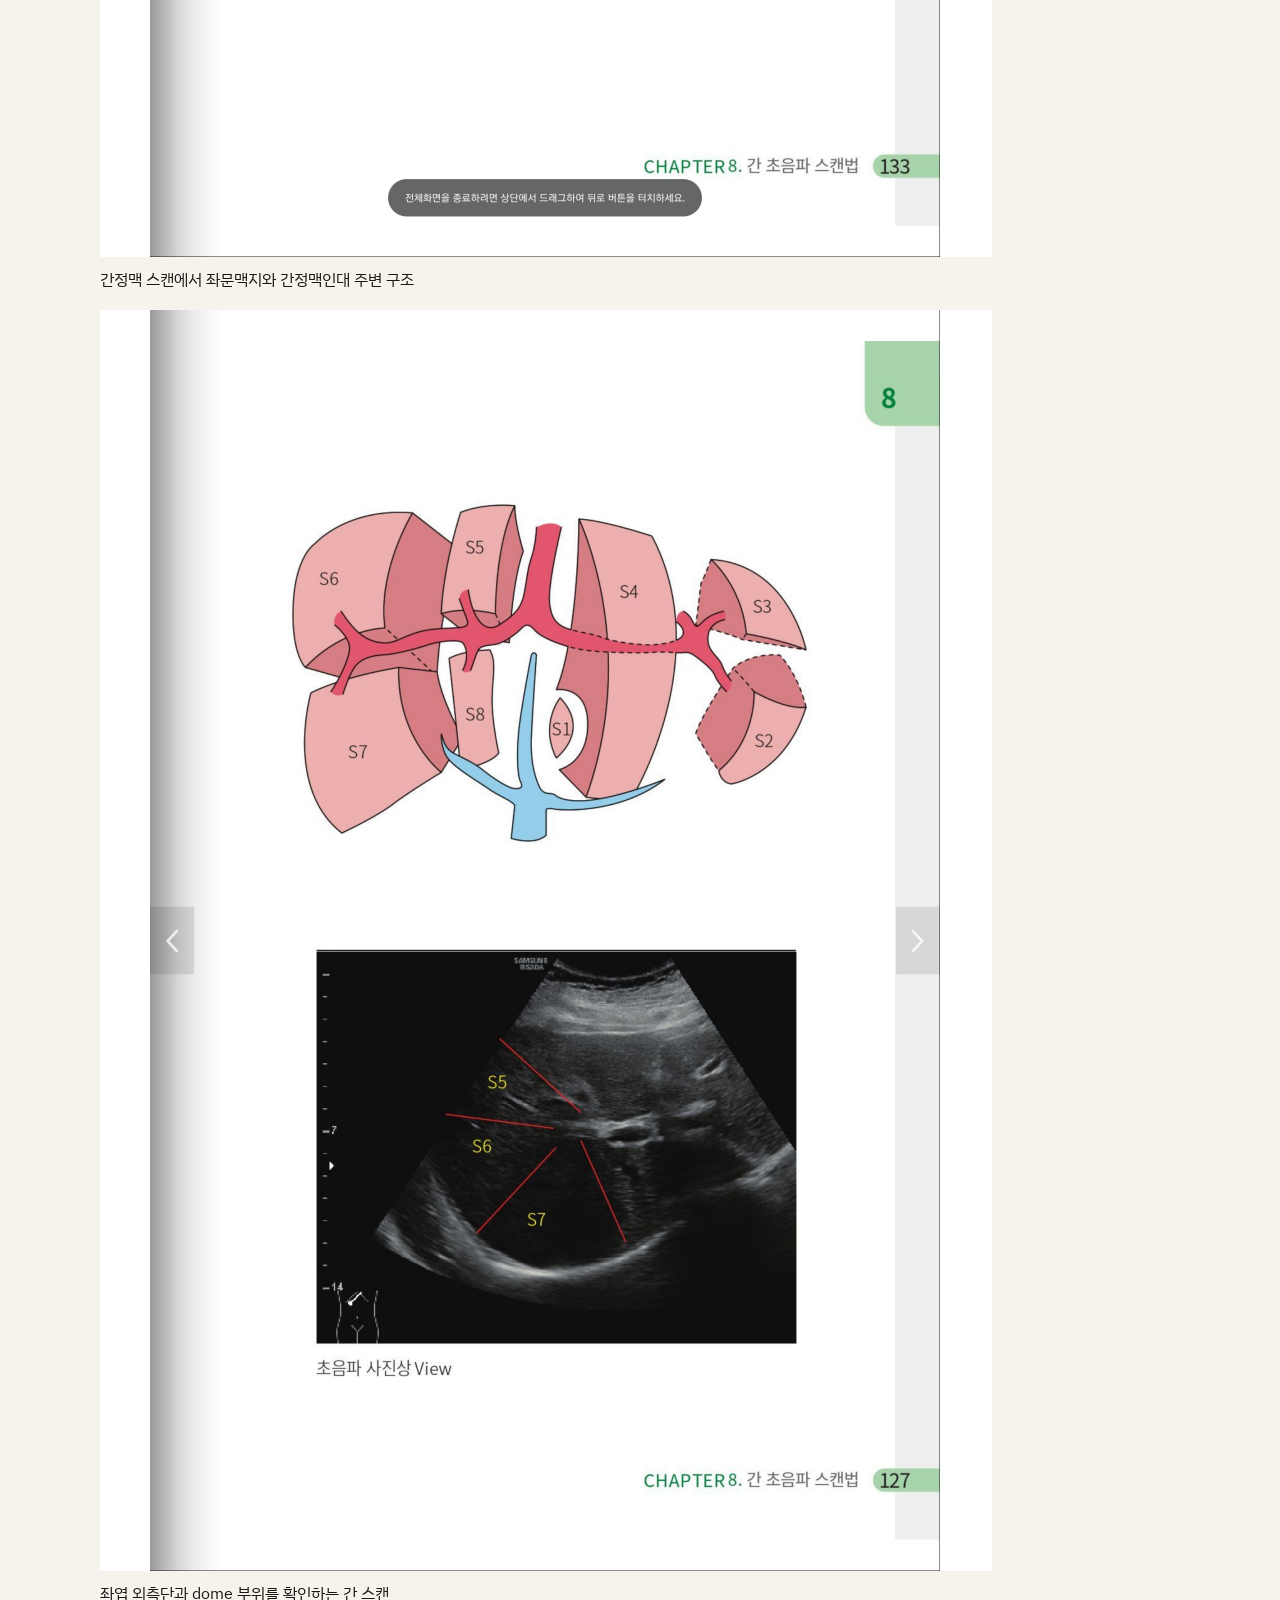
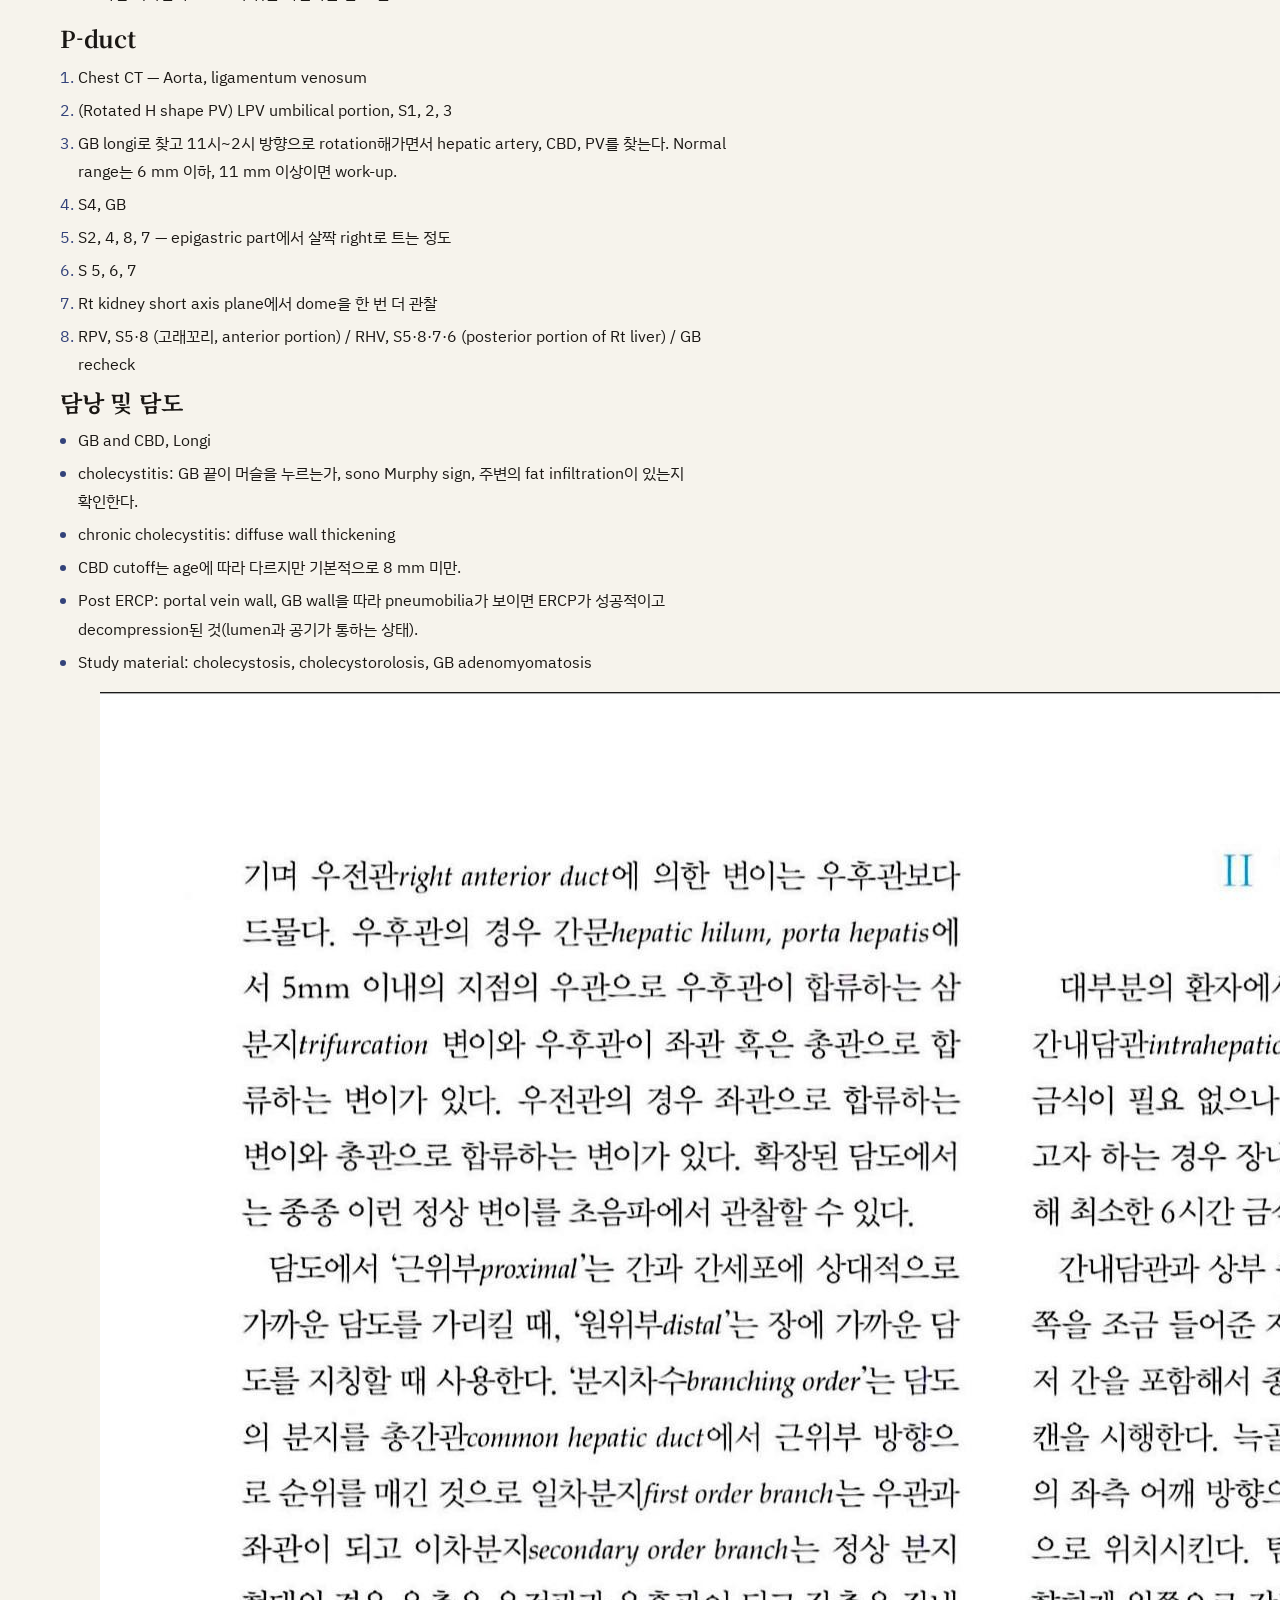
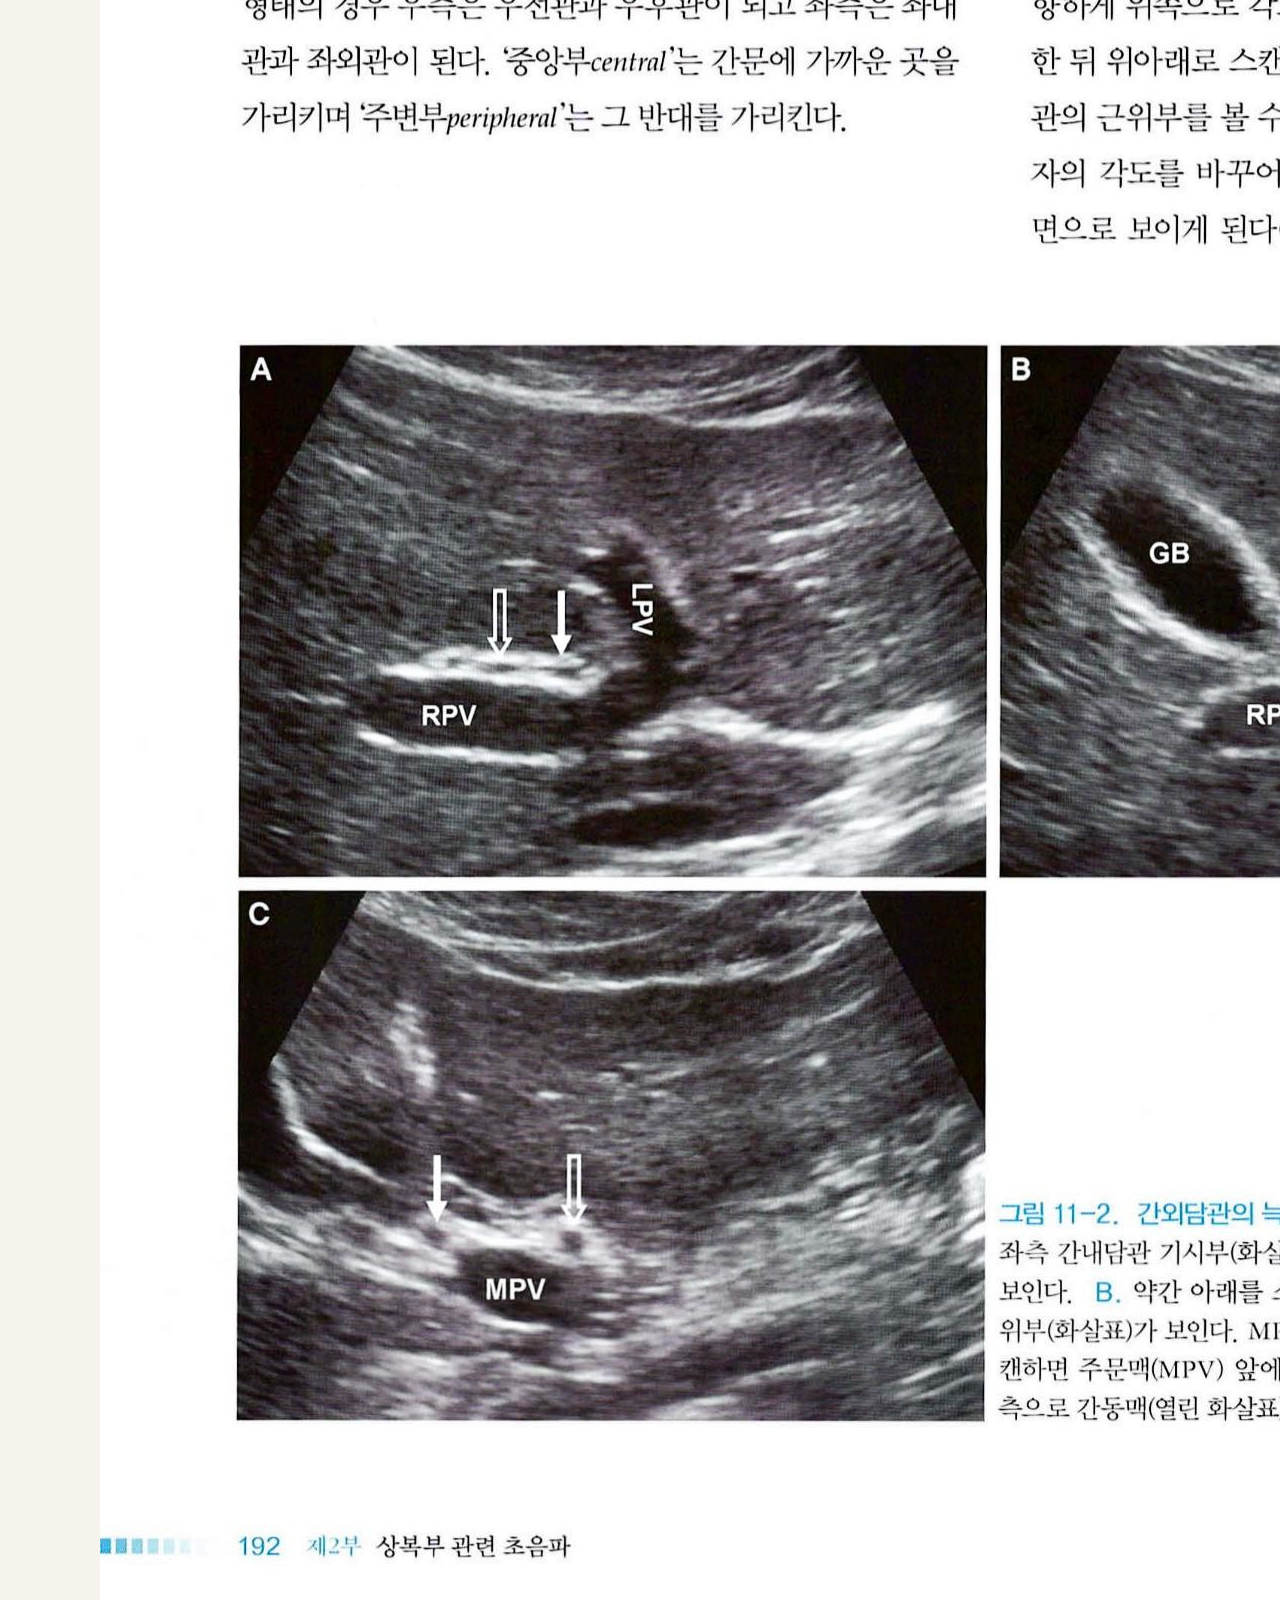
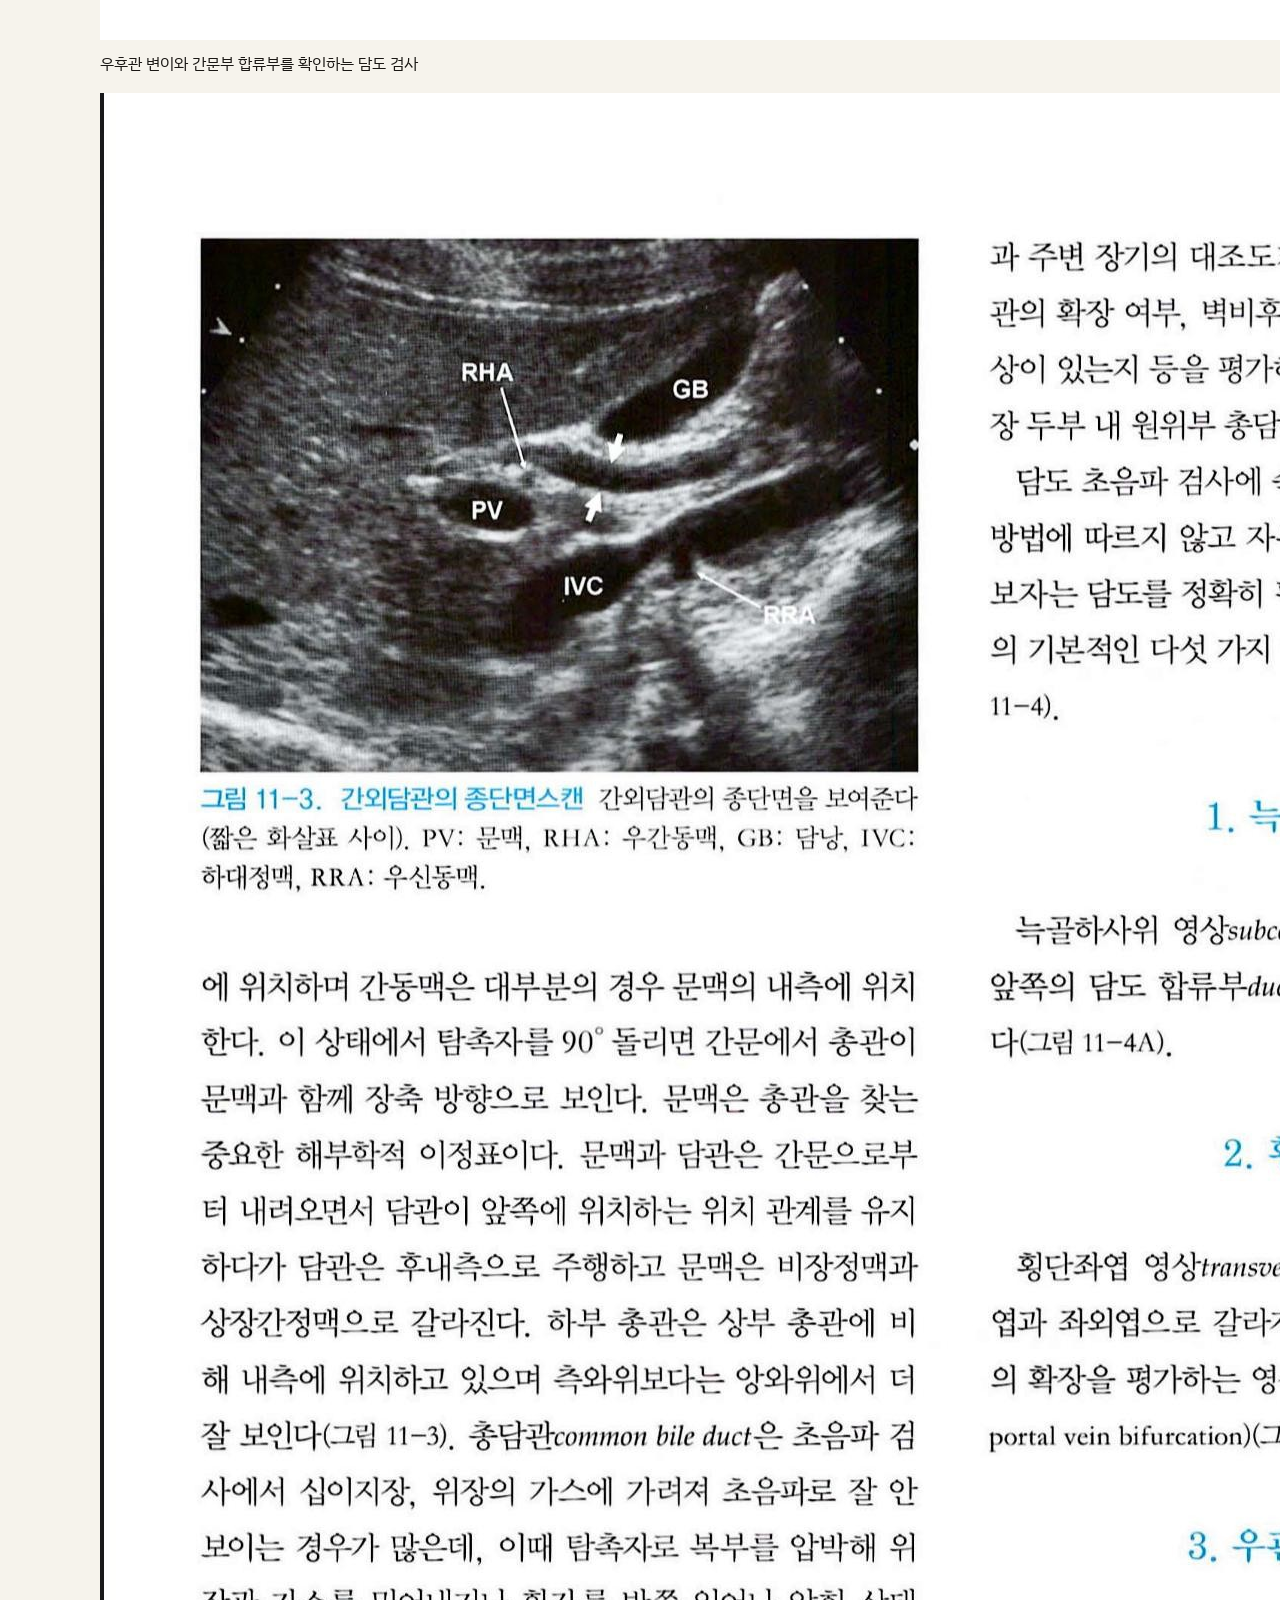
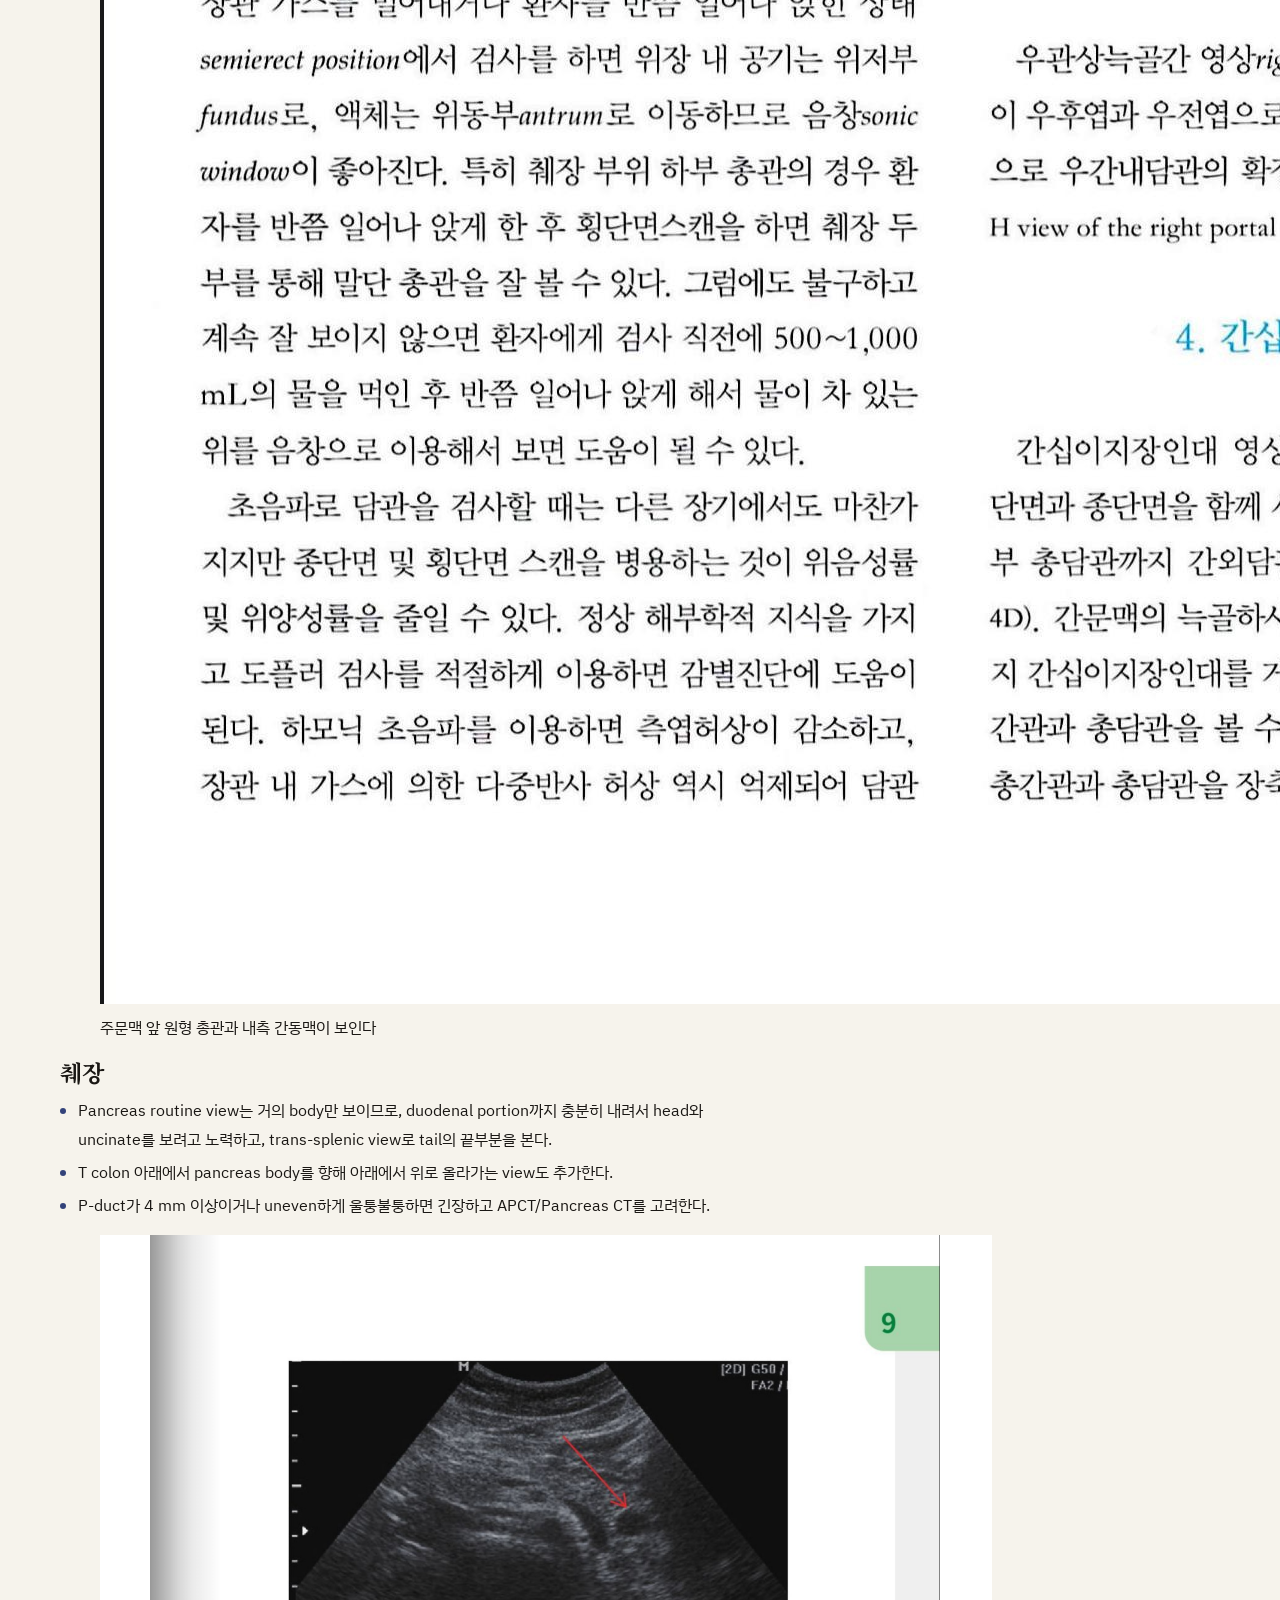
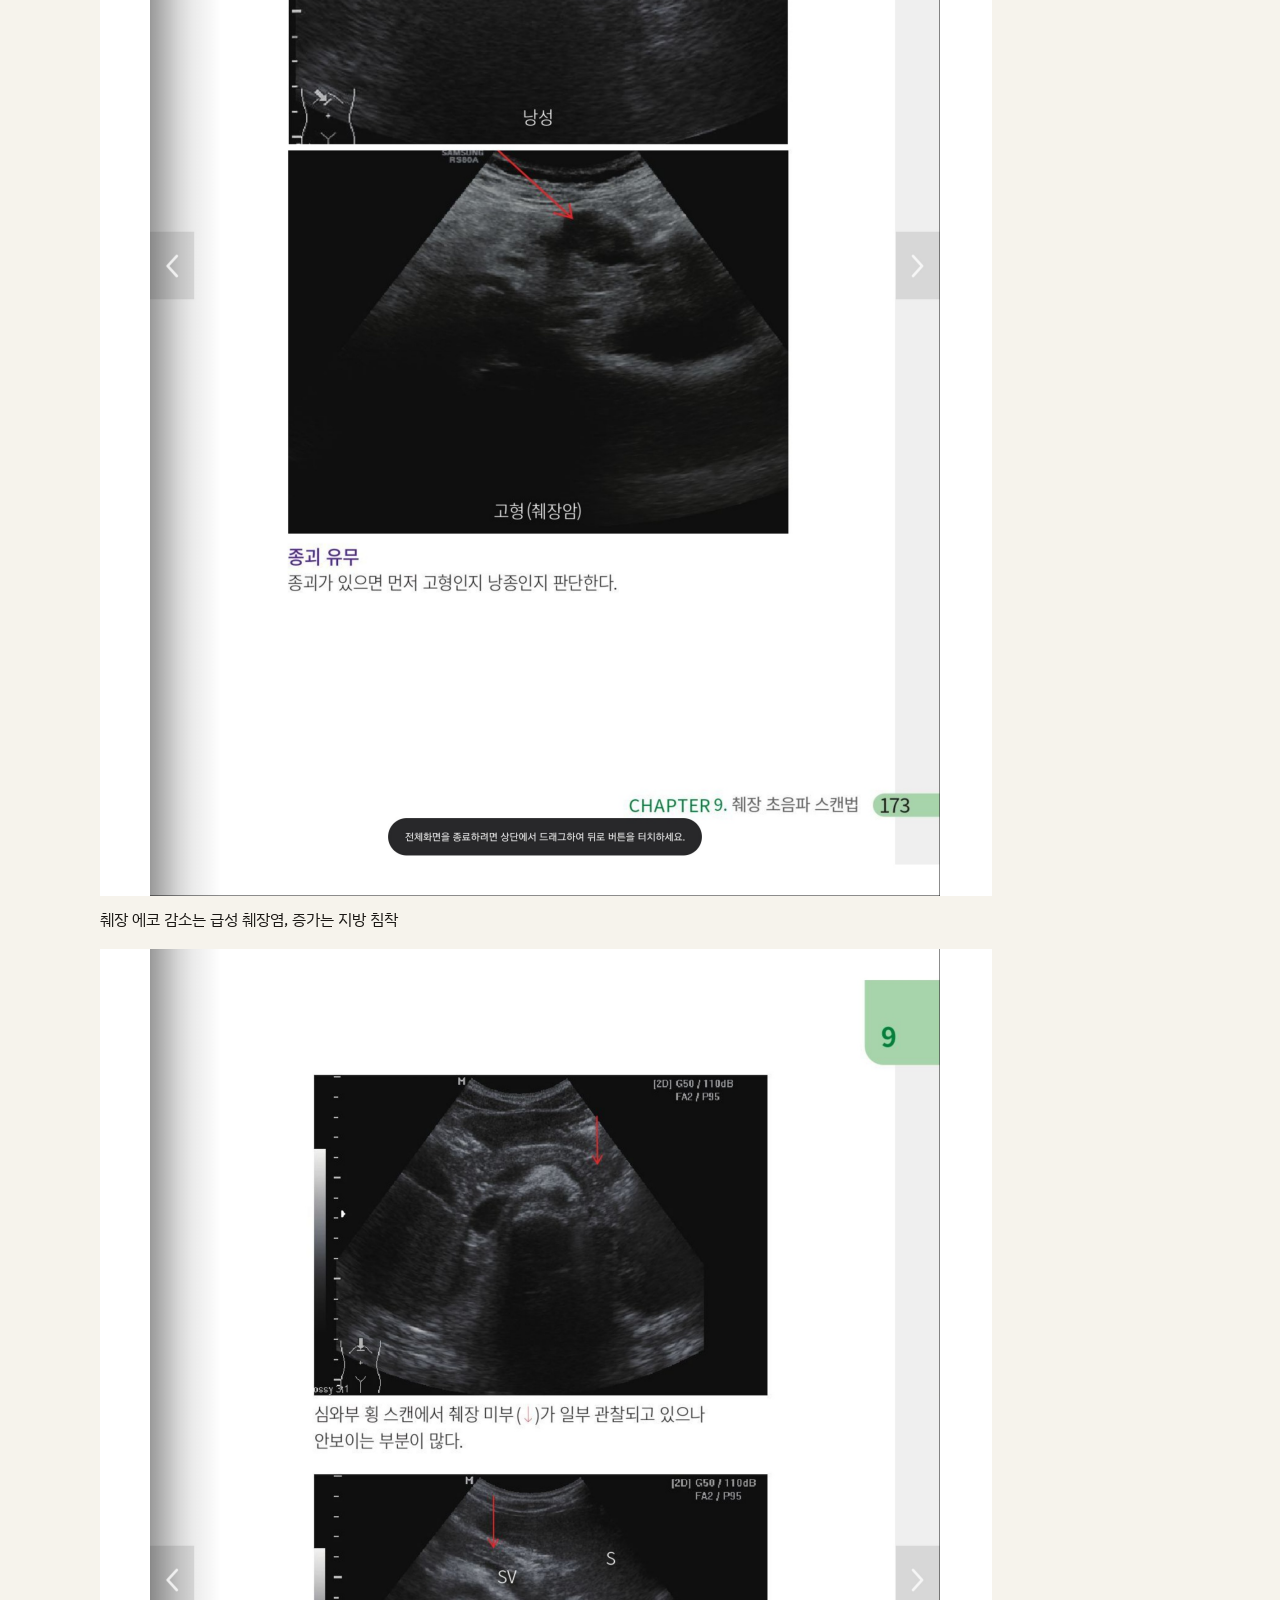
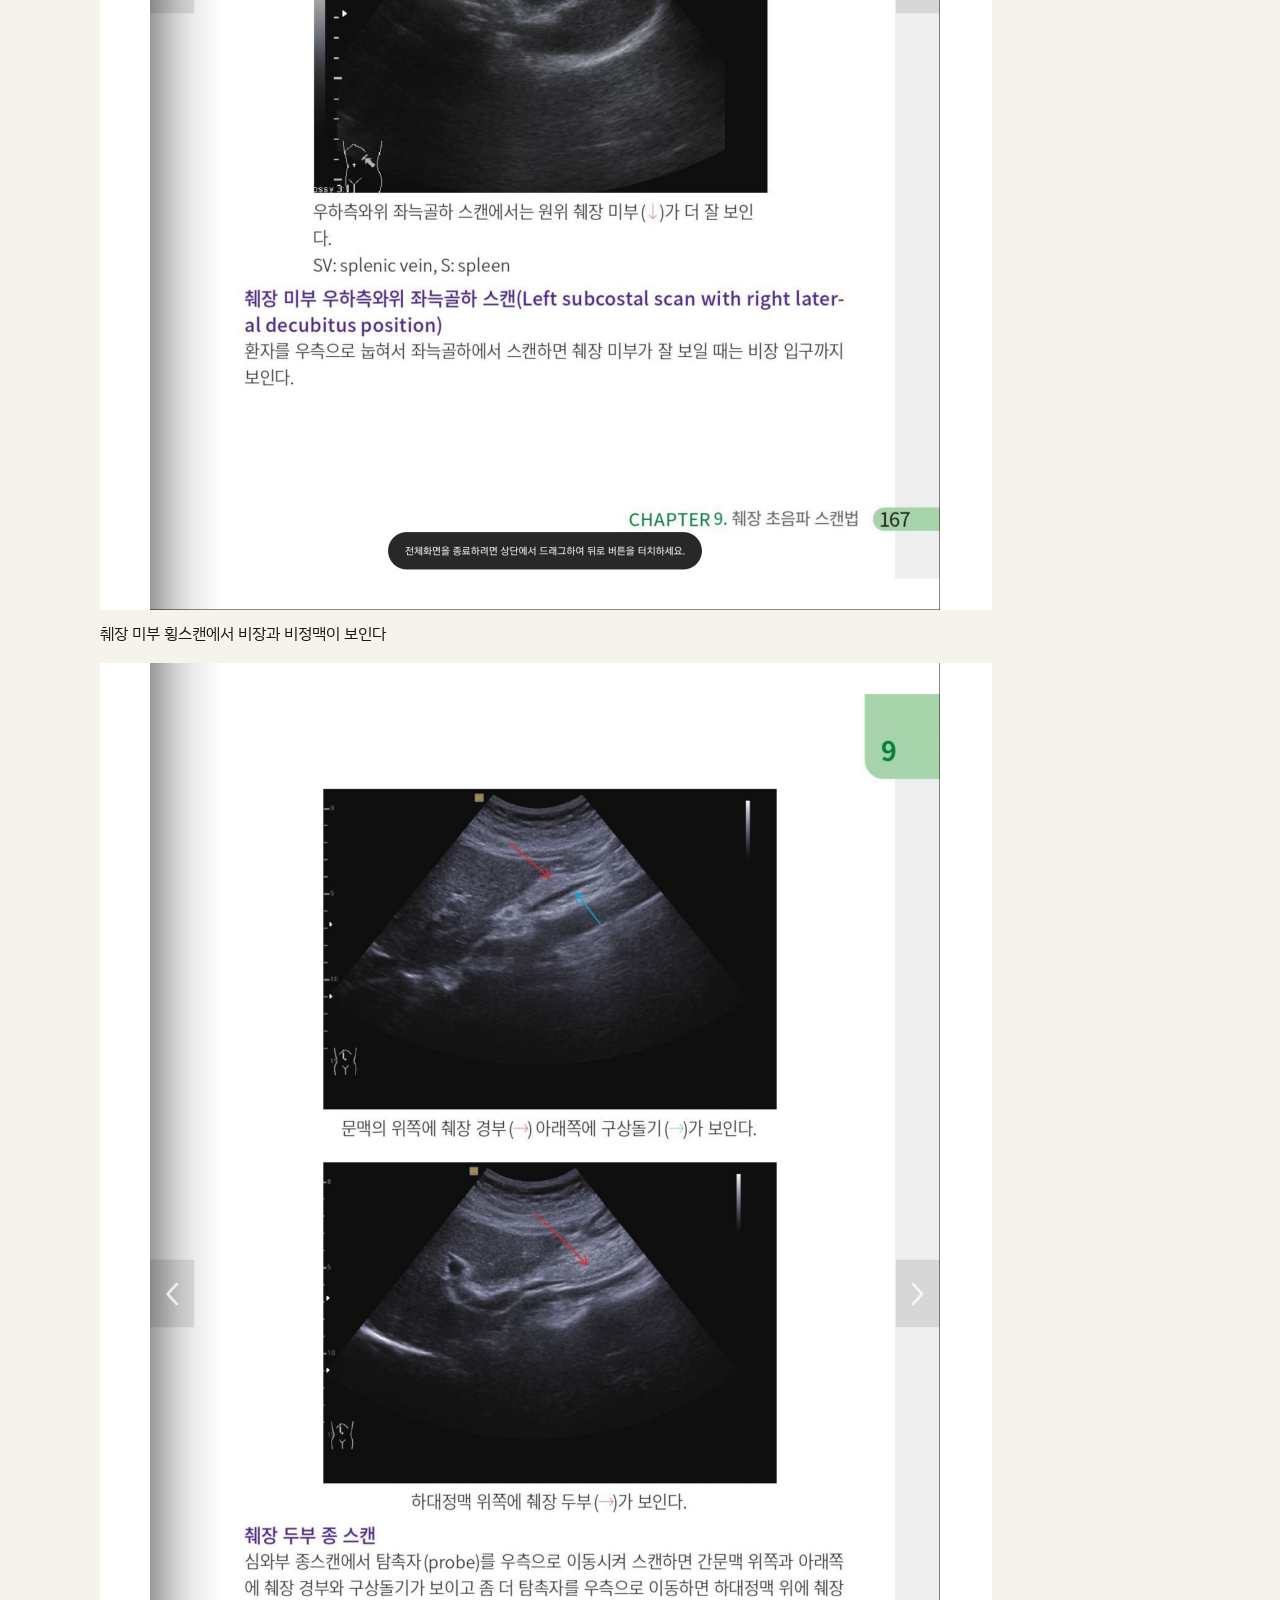
<file: abdomen-technique.html>
<!DOCTYPE html>
<html lang="ko">
<head>
<meta charset="utf-8">
<meta name="viewport" content="width=device-width, initial-scale=1">
<title>복부 초음파 술기 — 간담췌·신장·비장 스캔 프로토콜 — Ultrasound Protocol</title>
<meta name="description" content="간담췌·신장·비장 복부 초음파의 probe 위치와 표준 view 스캔 프로토콜 정리">
<meta property="og:title" content="복부 초음파 술기 — 간담췌·신장·비장 스캔 프로토콜 — Ultrasound Protocol">
<meta property="og:description" content="간담췌·신장·비장 복부 초음파의 probe 위치와 표준 view 스캔 프로토콜 정리">
<meta property="og:type" content="article">
<link rel="preconnect" href="https://fonts.googleapis.com">
<link rel="preconnect" href="https://fonts.gstatic.com" crossorigin>
<link href="https://fonts.googleapis.com/css2?family=IBM+Plex+Mono:wght@400;500&family=IBM+Plex+Sans+KR:wght@400;500;600&family=Noto+Serif+KR:wght@600&display=swap" rel="stylesheet">
<link rel="stylesheet" href="styles/tokens.css">
<link rel="stylesheet" href="styles/site.css">
<link rel="stylesheet" href="styles/theme.css">
</head>
<body>
<header class="masthead">
  <div class="wrap">
    <a class="brand" href="index.html">Ultrasound Protocol · 검진 초음파</a>
    <nav class="nav" aria-label="장 이동">
      <a href="index.html">개요</a>
      <a href="abdomen-technique.html">복부 술기</a>
      <a href="abdomen-findings.html">간담췌</a>
      <a href="carotid.html">경동맥</a>
      <a href="thyroid.html">갑상선</a>
      <a href="reporting.html">판독문</a>
    </nav>
  </div>
</header>
<main>
  <div class="wrap">

    <article>
      <p class="eyebrow">복부 · 술기</p>
      <h1>복부 초음파 술기 — 간담췌·신장·비장 스캔 프로토콜</h1>
      <p class="lede">간담췌·신장·비장 복부 초음파의 probe 위치와 표준 view 스캔 프로토콜 정리</p>
      <div class="meta"><span>원노트: 간담췌 파트 술기</span><span>개인 학습 정리</span><span>모델: deepseek/deepseek-v4.1-flash</span></div>
      <h2 id="s-스캔-기본-원칙"><span class="num">01 — 스캔 기본 원칙</span>스캔 기본 원칙</h2>
<ul>
<li>기본 전제: 장기가 view에서 보이기 시작할 때부터 안 보일 때까지 sliding, tilting하며 훑는다.</li>
<li>Probe marker는 환자의 오른쪽, 검사자 쪽으로 향하게 잡는다.</li>
<li>Intercostal view에서는 intercostal space에 맞게 probe를 align한다.</li>
<li>fatty abdominal wall이면 penetration이 안 되므로 주파수(f)를 낮춰 penetration을 올린다.</li>
<li>intercostal view에서는 한 space씩 위아래로 이동하며 안 보일 때까지 꼼꼼히 본다.</li>
<li>초음파든 아니든, 검사 전에 반드시 이전 CT 검사 결과를 보고 들어간다.</li>
<li>CT상 right lobe의 anterior 쪽에 bowel이 있는 경우 잘 안 보이므로 환자를 눕혀서 본다.</li>
<li>사람마다 췌장의 밝기가 다르므로 P-duct와 splenic vein을 landmark로 삼아 찾아서 본다.</li>
</ul>
<figure class="fig">
        <img src="assets/onenote/간담췌-파트-술기-12.png" alt="간담췌 파트 술기 그림 12" loading="lazy">
        <figcaption>간담췌 파트 술기 그림 12</figcaption>
      </figure>

<h2 id="s-간-스캔">간 스캔</h2>
<h3>좌엽(Lt Liver)</h3>
<ul>
<li>Lt Liver Vertical</li>
<li>Lt Liver Longi</li>
</ul>

<h3>우엽(Rt Liver) — subcostal 접근</h3>
<table>
<thead>
<tr><th>View</th><th>접근</th><th>관찰 대상</th></tr>
</thead>
<tbody>
<tr><td>Portal confluence</td><td>subcostal</td><td>RPV/LPV 분기지점(confluence)</td></tr>
<tr><td>삼지창 뷰</td><td>subcostal</td><td>HV</td></tr>
<tr><td>RPV 분지</td><td>subcostal</td><td>RPV anterior branch, posterior branch</td></tr>
<tr><td>Dome</td><td>subcostal</td><td>dome 관찰, 이때 CBD를 같이 보기도 함</td></tr>
</tbody>
</table>
<p>Rt liver에서 HV는 삼지창 view로, PV는 두 번에 나눠서 portal confluence 및 RPV anterior/posterior가 나뉘는 지점을 subcostal로 2회에 걸쳐 본다.</p>

      <figure class="fig">
        <img src="assets/onenote/간담췌-파트-술기-09.png" alt="우엽 늑간 스캔에서 S5와 S8 확인" loading="lazy">
        <figcaption>우엽 늑간 스캔에서 S5와 S8 확인</figcaption>
      </figure>

      <figure class="fig">
        <img src="assets/onenote/간담췌-파트-술기-10.png" alt="간정맥 스캔에서 좌문맥지와 간정맥인대 주변 구조" loading="lazy">
        <figcaption>간정맥 스캔에서 좌문맥지와 간정맥인대 주변 구조</figcaption>
      </figure>

      <figure class="fig">
        <img src="assets/onenote/간담췌-파트-술기-13.png" alt="좌엽 외측단과 dome 부위를 확인하는 간 스캔" loading="lazy">
        <figcaption>좌엽 외측단과 dome 부위를 확인하는 간 스캔</figcaption>
      </figure>

<h2 id="s-p-duct">P-duct</h2>
<ol>
<li>Chest CT — Aorta, ligamentum venosum</li>
<li>(Rotated H shape PV) LPV umbilical portion, S1, 2, 3</li>
<li>GB longi로 찾고 11시~2시 방향으로 rotation해가면서 hepatic artery, CBD, PV를 찾는다. Normal range는 6 mm 이하, 11 mm 이상이면 work-up.</li>
<li>S4, GB</li>
<li>S2, 4, 8, 7 — epigastric part에서 살짝 right로 트는 정도</li>
<li>S 5, 6, 7</li>
<li>Rt kidney short axis plane에서 dome을 한 번 더 관찰</li>
<li>RPV, S5·8 (고래꼬리, anterior portion) / RHV, S5·8·7·6 (posterior portion of Rt liver) / GB recheck</li>
</ol>

<h2 id="s-담낭-및-담도">담낭 및 담도</h2>
<ul>
<li>GB and CBD, Longi</li>
<li>cholecystitis: GB 끝이 머슬을 누르는가, sono Murphy sign, 주변의 fat infiltration이 있는지 확인한다.</li>
<li>chronic cholecystitis: diffuse wall thickening</li>
<li>CBD cutoff는 age에 따라 다르지만 기본적으로 8 mm 미만.</li>
<li>Post ERCP: portal vein wall, GB wall을 따라 pneumobilia가 보이면 ERCP가 성공적이고 decompression된 것(lumen과 공기가 통하는 상태).</li>
<li>Study material: cholecystosis, cholecystorolosis, GB adenomyomatosis</li>
</ul>

      <figure class="fig">
        <img src="assets/onenote/간담췌-파트-술기-14.png" alt="우후관 변이와 간문부 합류부를 확인하는 담도 검사" loading="lazy">
        <figcaption>우후관 변이와 간문부 합류부를 확인하는 담도 검사</figcaption>
      </figure>

      <figure class="fig">
        <img src="assets/onenote/간담췌-파트-술기-15.png" alt="주문맥 앞 원형 총관과 내측 간동맥이 보인다" loading="lazy">
        <figcaption>주문맥 앞 원형 총관과 내측 간동맥이 보인다</figcaption>
      </figure>

<h2 id="s-췌장">췌장</h2>
<ul>
<li>Pancreas routine view는 거의 body만 보이므로, duodenal portion까지 충분히 내려서 head와 uncinate를 보려고 노력하고, trans-splenic view로 tail의 끝부분을 본다.</li>
<li>T colon 아래에서 pancreas body를 향해 아래에서 위로 올라가는 view도 추가한다.</li>
<li>P-duct가 4 mm 이상이거나 uneven하게 울퉁불퉁하면 긴장하고 APCT/Pancreas CT를 고려한다.</li>
</ul>

      <figure class="fig">
        <img src="assets/onenote/간담췌-파트-술기-01.png" alt="췌장 에코 감소는 급성 췌장염, 증가는 지방 침착" loading="lazy">
        <figcaption>췌장 에코 감소는 급성 췌장염, 증가는 지방 침착</figcaption>
      </figure>

      <figure class="fig">
        <img src="assets/onenote/간담췌-파트-술기-02.png" alt="췌장 미부 횡스캔에서 비장과 비정맥이 보인다" loading="lazy">
        <figcaption>췌장 미부 횡스캔에서 비장과 비정맥이 보인다</figcaption>
      </figure>

      <figure class="fig">
        <img src="assets/onenote/간담췌-파트-술기-03.png" alt="탐촉자를 우측으로 이동해 췌장 경부와 구상돌기를 본다" loading="lazy">
        <figcaption>탐촉자를 우측으로 이동해 췌장 경부와 구상돌기를 본다</figcaption>
      </figure>

      <figure class="fig">
        <img src="assets/onenote/간담췌-파트-술기-05.png" alt="췌장 미부의 횡단 또는 사선 스캔" loading="lazy">
        <figcaption>췌장 미부의 횡단 또는 사선 스캔</figcaption>
      </figure>

      <figure class="fig">
        <img src="assets/onenote/간담췌-파트-술기-06.png" alt="SMV·uncinate process와 췌장 두부 횡단 스캔" loading="lazy">
        <figcaption>SMV·uncinate process와 췌장 두부 횡단 스캔</figcaption>
      </figure>

<h2 id="s-신장-및-비장">신장 및 비장</h2>
<h3>Rt Kidney and Liver</h3>
<ul>
<li>Rt intercostal 접근으로 본다.</li>
<li>Rt kidney short axis plane에서 dome을 한 번 더 관찰한다.</li>
</ul>
<h3>Lt Kidney and Spleen</h3>
<ul>
<li>Probe 위치는 xiphoid process level.</li>
</ul>
<h3>신장 초음파 시 추가 확인</h3>
<ul>
<li>Kidney sono: RI(Renal index), Renal artery doppler waveform을 보며 신장 혈류를 정량적으로 측정하고, PSV로 올라가는 slope가 stiff해야 한다.</li>
<li>Hydronephrosis는 paravalvic cyst와 매우 비슷하므로 calyx가 같이 부어 있는지 봐야 한다.</li>
<li>Ureter를 track해서 같이 부어 있는지 vs 눌려 있는 것인지 확인한다.</li>
<li>Sono로 APN detection은 사실상 불가능하다.</li>
<li>소아 UTI는 sono로 보지 않으며, very severe stage가 아닌 것을 확인하는 용도로 쓴다.</li>
</ul>

      <figure class="fig">
        <img src="assets/onenote/간담췌-파트-술기-04.png" alt="바로 누워서 또는 우측으로 누워 좌측 늑간에서 검사" loading="lazy">
        <figcaption>바로 누워서 또는 우측으로 누워 좌측 늑간에서 검사</figcaption>
      </figure>

<h2 id="s-병변-평가">병변 평가</h2>
<ul>
<li>Cancer mass effect는 vessel을 누르는 것이며, 나쁜 mass는 focal fat sparing을 제외하고 대부분 hypoechoic하다.</li>
<li>Nodular lesion은 타입별 호발위치를 공부해 둔다.</li>
<li>Vessel을 따라 혹은 capsule 바로 밑에 hypoechoic한 경우: focal fat sparing.</li>
<li>LN이 동그랄 때 high risk이므로 necrotic lesion을 확인한다.</li>
<li>Fatty liver는 CT보다 sono가 더 믿을만하다.</li>
<li>Nodular hepatic lesion 감별질환 프로토콜(perplexity)을 참고한다.</li>
<li>Jejunum은 너무 길어서 잘 보지 못한다.</li>
</ul>

<h2 id="s-기타-부위">기타 부위</h2>
<h3>탈장(Hernia)</h3>
<ul>
<li>Inguinal hernia: 일어서서 먼저 검사한다(누우면 reduc되어 안 보임).</li>
</ul>
<h3>갑상선(Thyroid)</h3>
<ul>
<li>Parenchyma가 얼룩덜룩한 것과 hypoechoic한 것의 구분: margin을 본다. ill defined이면 parenchymal heterogeneity.</li>
<li>Thin septa가 있으면 뒤로 빔이 들어가지 않아 hypo하게 보인다.</li>
<li>Anechoic cyst vs hypoechoic lesion: 물혹은 wall의 hyperechogenicity, 뒤에 hyperecho artifact를 보인다. 항상 어려운 게 맞고, 너무 작으면 hard to characterize로 하고 넘긴다.</li>
<li>Hypoechoic해도 partially cystic하면 TIRADS C3.</li>
</ul>

<h2 id="s-복부-ct-mr-판독-참관">복부 CT·MR 판독 참관</h2>
<ul>
<li>같이 찍을 때 팔 포지션 때문에 둘 중 하나는 안 보인다.</li>
<li>CT 판독 시에는 쪼개서 본다: Lt liver, Rt anterior liver, Rt posterior liver, pancreas 등.</li>
<li>Diaphragm, descending aorta contour를 확인한다.</li>
</ul>
    </article>
  </div>
</main>
<footer class="foot">
  <div class="wrap">
    <p>개인 학습 정리 · 진단·처방을 대신하지 않습니다. 수치는 원문 노트 기준이며 최신 지침으로 확인해야 합니다.</p>
  </div>
</footer>
</body>
</html>
</file>
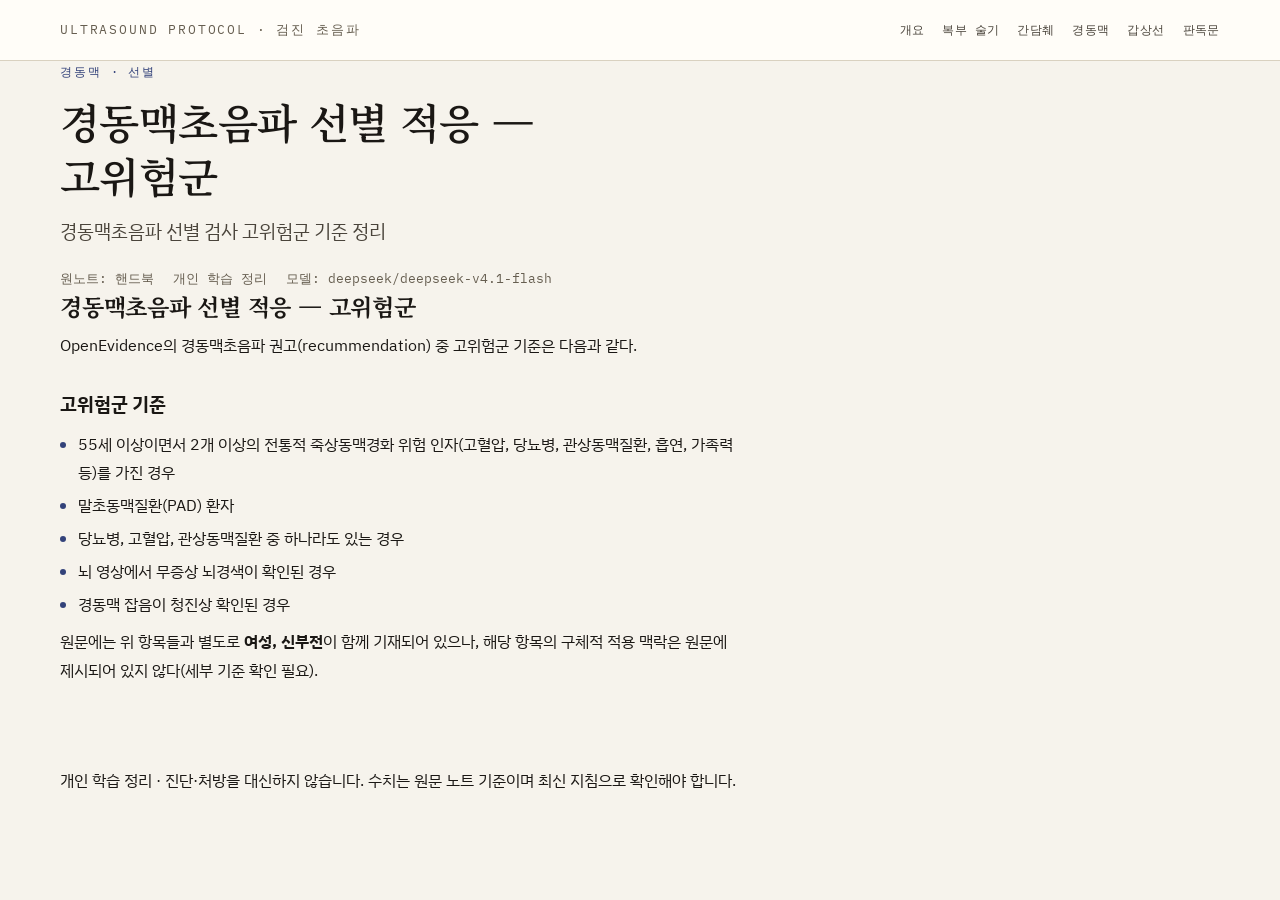
<file: carotid.html>
<!DOCTYPE html>
<html lang="ko">
<head>
<meta charset="utf-8">
<meta name="viewport" content="width=device-width, initial-scale=1">
<title>경동맥초음파 선별 적응 — 고위험군 — Ultrasound Protocol</title>
<meta name="description" content="경동맥초음파 선별 검사 고위험군 기준 정리">
<meta property="og:title" content="경동맥초음파 선별 적응 — 고위험군 — Ultrasound Protocol">
<meta property="og:description" content="경동맥초음파 선별 검사 고위험군 기준 정리">
<meta property="og:type" content="article">
<link rel="preconnect" href="https://fonts.googleapis.com">
<link rel="preconnect" href="https://fonts.gstatic.com" crossorigin>
<link href="https://fonts.googleapis.com/css2?family=IBM+Plex+Mono:wght@400;500&family=IBM+Plex+Sans+KR:wght@400;500;600&family=Noto+Serif+KR:wght@600&display=swap" rel="stylesheet">
<link rel="stylesheet" href="styles/tokens.css">
<link rel="stylesheet" href="styles/site.css">
<link rel="stylesheet" href="styles/theme.css">
</head>
<body>
<header class="masthead">
  <div class="wrap">
    <a class="brand" href="index.html">Ultrasound Protocol · 검진 초음파</a>
    <nav class="nav" aria-label="장 이동">
      <a href="index.html">개요</a>
      <a href="abdomen-technique.html">복부 술기</a>
      <a href="abdomen-findings.html">간담췌</a>
      <a href="carotid.html">경동맥</a>
      <a href="thyroid.html">갑상선</a>
      <a href="reporting.html">판독문</a>
    </nav>
  </div>
</header>
<main>
  <div class="wrap">

    <article>
      <p class="eyebrow">경동맥 · 선별</p>
      <h1>경동맥초음파 선별 적응 — 고위험군</h1>
      <p class="lede">경동맥초음파 선별 검사 고위험군 기준 정리</p>
      <div class="meta"><span>원노트: 핸드북</span><span>개인 학습 정리</span><span>모델: deepseek/deepseek-v4.1-flash</span></div>
      <h2 id="s-경동맥초음파-선별-적응-고위험군">경동맥초음파 선별 적응 — 고위험군</h2>
<p>OpenEvidence의 경동맥초음파 권고(recummendation) 중 고위험군 기준은 다음과 같다.</p>
<h3>고위험군 기준</h3>
<ul>
<li>55세 이상이면서 2개 이상의 전통적 죽상동맥경화 위험 인자(고혈압, 당뇨병, 관상동맥질환, 흡연, 가족력 등)를 가진 경우</li>
<li>말초동맥질환(PAD) 환자</li>
<li>당뇨병, 고혈압, 관상동맥질환 중 하나라도 있는 경우</li>
<li>뇌 영상에서 무증상 뇌경색이 확인된 경우</li>
<li>경동맥 잡음이 청진상 확인된 경우</li>
</ul>
<p>원문에는 위 항목들과 별도로 <strong>여성, 신부전</strong>이 함께 기재되어 있으나, 해당 항목의 구체적 적용 맥락은 원문에 제시되어 있지 않다(세부 기준 확인 필요).</p>
    </article>
  </div>
</main>
<footer class="foot">
  <div class="wrap">
    <p>개인 학습 정리 · 진단·처방을 대신하지 않습니다. 수치는 원문 노트 기준이며 최신 지침으로 확인해야 합니다.</p>
  </div>
</footer>
</body>
</html>
</file>
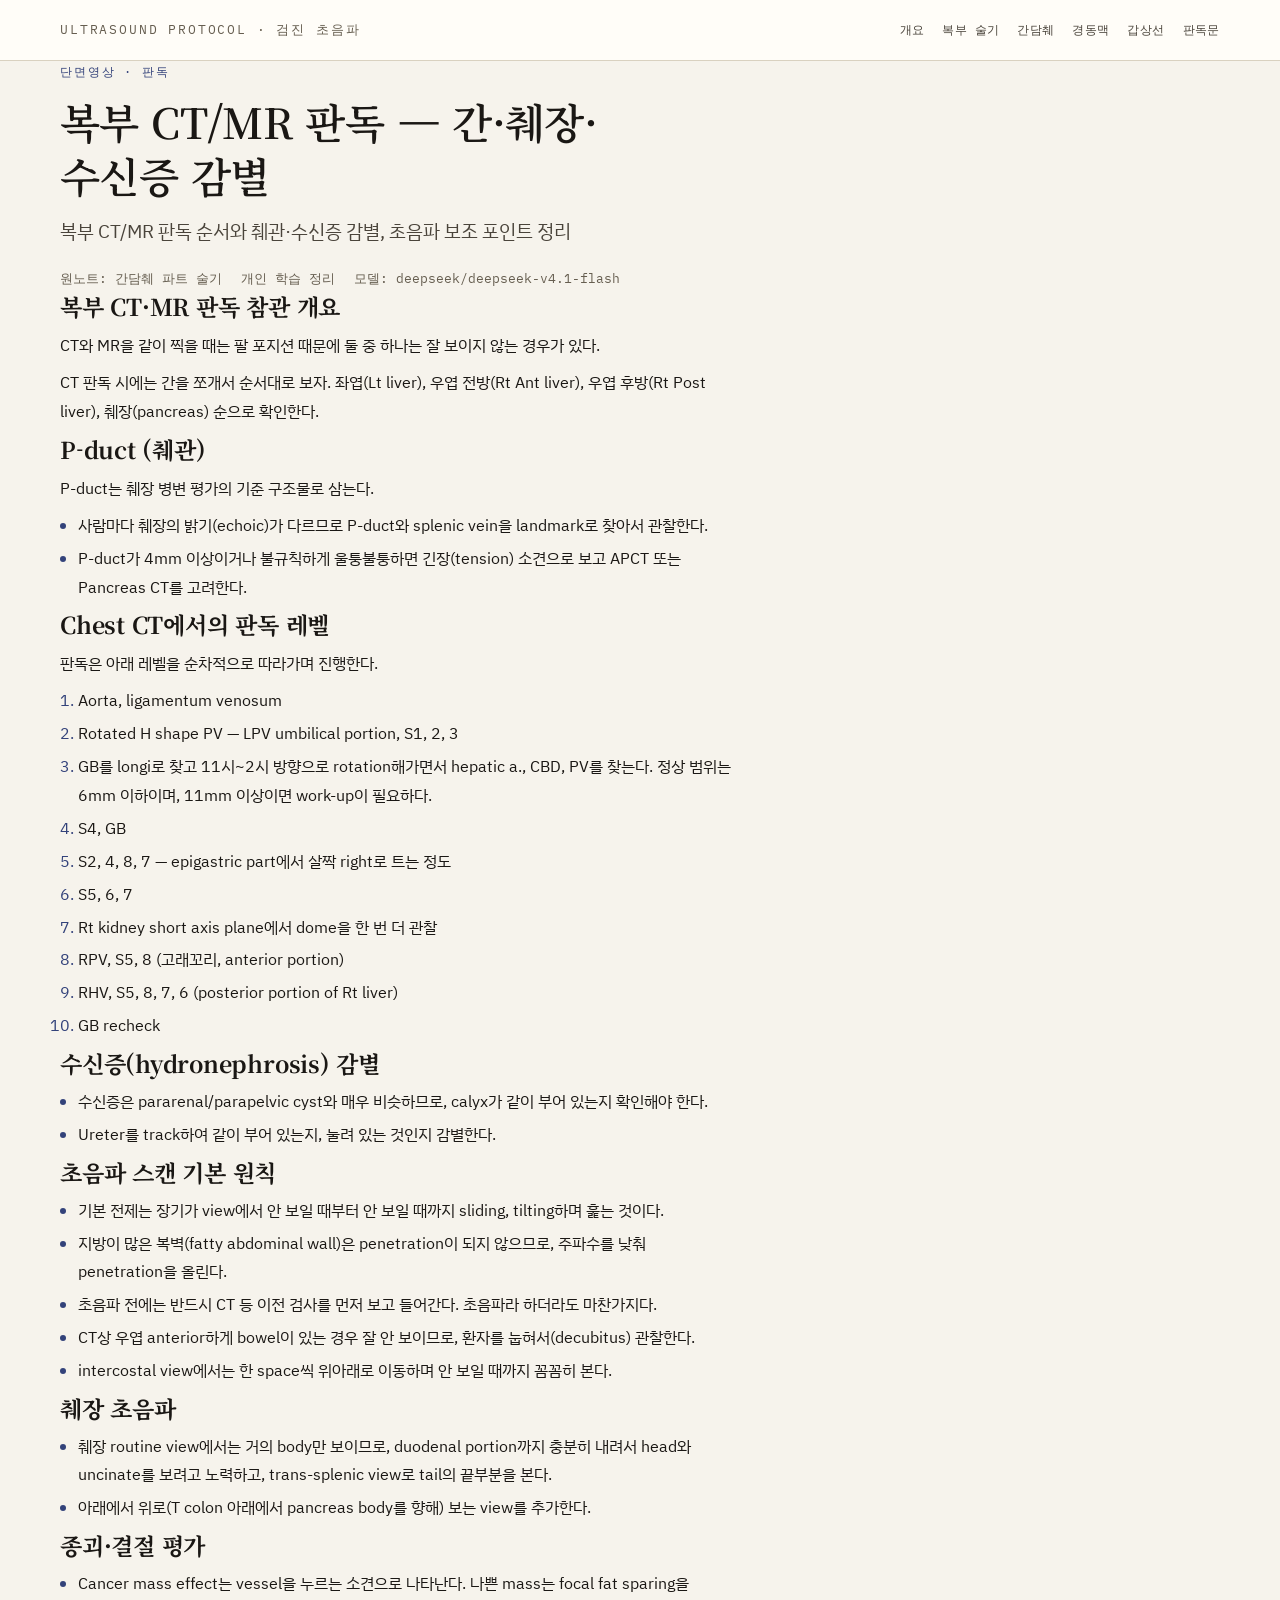
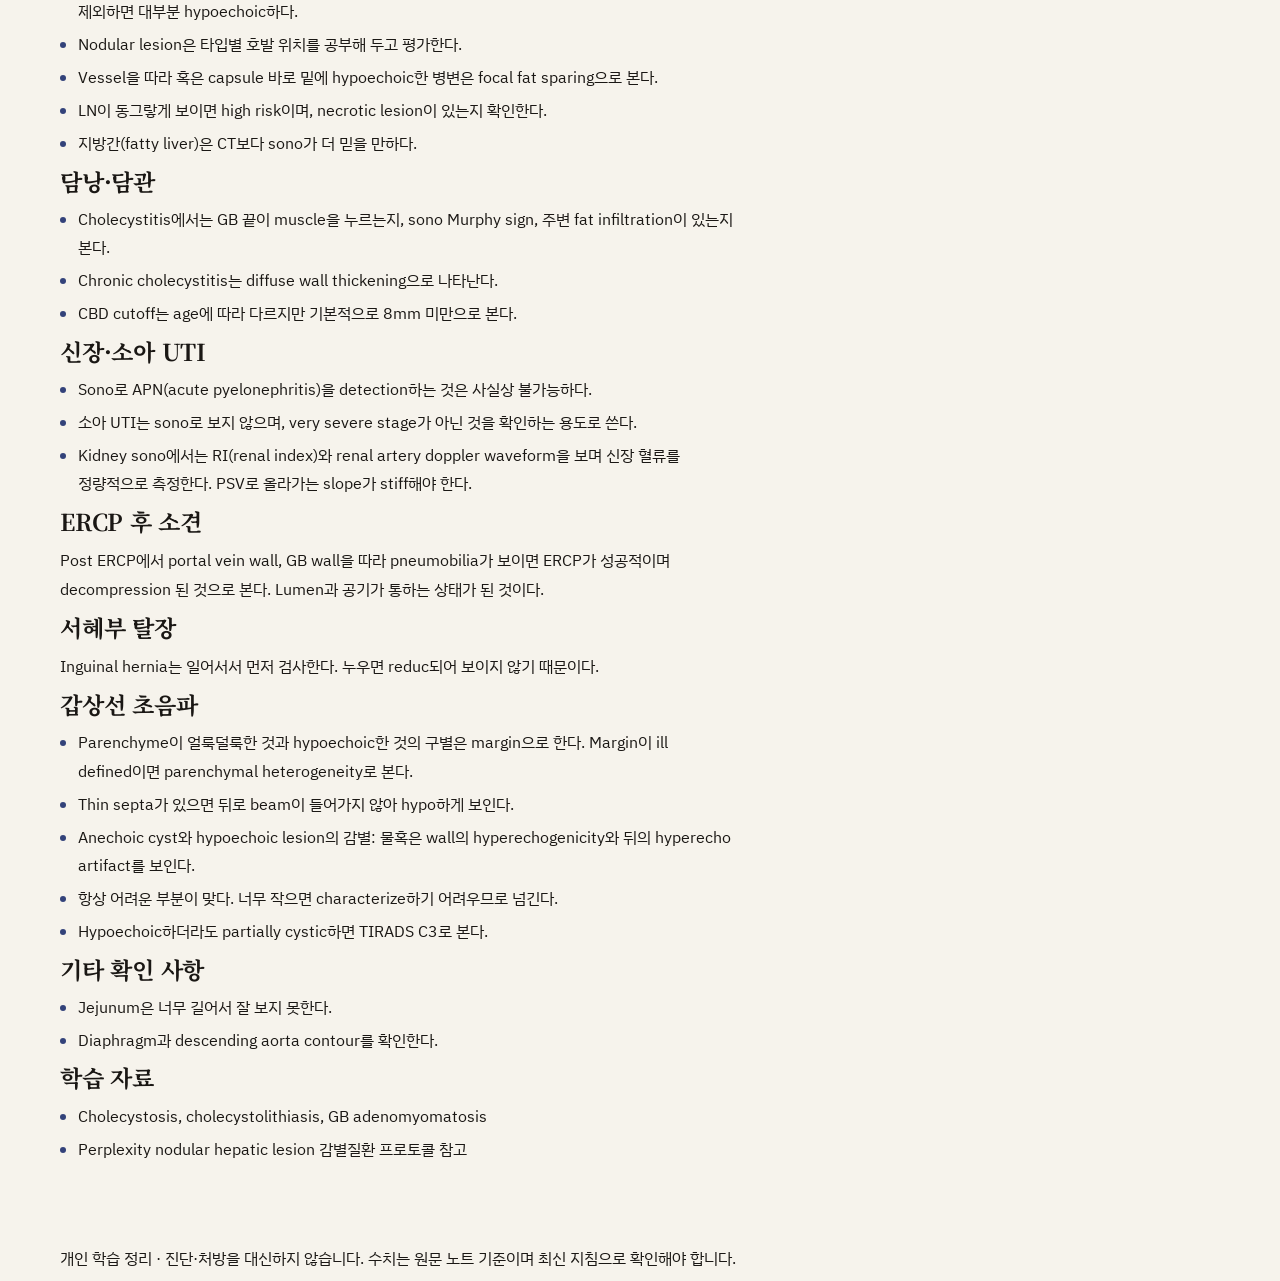
<file: ct-mr.html>
<!DOCTYPE html>
<html lang="ko">
<head>
<meta charset="utf-8">
<meta name="viewport" content="width=device-width, initial-scale=1">
<title>복부 CT/MR 판독 — 간·췌장·수신증 감별 — Ultrasound Protocol</title>
<meta name="description" content="복부 CT/MR 판독 순서와 췌관·수신증 감별, 초음파 보조 포인트 정리">
<meta property="og:title" content="복부 CT/MR 판독 — 간·췌장·수신증 감별 — Ultrasound Protocol">
<meta property="og:description" content="복부 CT/MR 판독 순서와 췌관·수신증 감별, 초음파 보조 포인트 정리">
<meta property="og:type" content="article">
<link rel="preconnect" href="https://fonts.googleapis.com">
<link rel="preconnect" href="https://fonts.gstatic.com" crossorigin>
<link href="https://fonts.googleapis.com/css2?family=IBM+Plex+Mono:wght@400;500&family=IBM+Plex+Sans+KR:wght@400;500;600&family=Noto+Serif+KR:wght@600&display=swap" rel="stylesheet">
<link rel="stylesheet" href="styles/tokens.css">
<link rel="stylesheet" href="styles/site.css">
<link rel="stylesheet" href="styles/theme.css">
</head>
<body>
<header class="masthead">
  <div class="wrap">
    <a class="brand" href="index.html">Ultrasound Protocol · 검진 초음파</a>
    <nav class="nav" aria-label="장 이동">
      <a href="index.html">개요</a>
      <a href="abdomen-technique.html">복부 술기</a>
      <a href="abdomen-findings.html">간담췌</a>
      <a href="carotid.html">경동맥</a>
      <a href="thyroid.html">갑상선</a>
      <a href="reporting.html">판독문</a>
    </nav>
  </div>
</header>
<main>
  <div class="wrap">

    <article>
      <p class="eyebrow">단면영상 · 판독</p>
      <h1>복부 CT/MR 판독 — 간·췌장·수신증 감별</h1>
      <p class="lede">복부 CT/MR 판독 순서와 췌관·수신증 감별, 초음파 보조 포인트 정리</p>
      <div class="meta"><span>원노트: 간담췌 파트 술기</span><span>개인 학습 정리</span><span>모델: deepseek/deepseek-v4.1-flash</span></div>
      <h2 id="s-복부-ct-mr-판독-참관-개요">복부 CT·MR 판독 참관 개요</h2>
<p>CT와 MR을 같이 찍을 때는 팔 포지션 때문에 둘 중 하나는 잘 보이지 않는 경우가 있다.</p>
<p>CT 판독 시에는 간을 쪼개서 순서대로 보자. 좌엽(Lt liver), 우엽 전방(Rt Ant liver), 우엽 후방(Rt Post liver), 췌장(pancreas) 순으로 확인한다.</p>

<h2 id="s-p-duct-췌관">P-duct (췌관)</h2>
<p>P-duct는 췌장 병변 평가의 기준 구조물로 삼는다.</p>
<ul>
<li>사람마다 췌장의 밝기(echoic)가 다르므로 P-duct와 splenic vein을 landmark로 찾아서 관찰한다.</li>
<li>P-duct가 4mm 이상이거나 불규칙하게 울퉁불퉁하면 긴장(tension) 소견으로 보고 APCT 또는 Pancreas CT를 고려한다.</li>
</ul>

<h2 id="s-chest-ct에서의-판독-레벨">Chest CT에서의 판독 레벨</h2>
<p>판독은 아래 레벨을 순차적으로 따라가며 진행한다.</p>
<ol>
<li>Aorta, ligamentum venosum</li>
<li>Rotated H shape PV — LPV umbilical portion, S1, 2, 3</li>
<li>GB를 longi로 찾고 11시~2시 방향으로 rotation해가면서 hepatic a., CBD, PV를 찾는다. 정상 범위는 6mm 이하이며, 11mm 이상이면 work-up이 필요하다.</li>
<li>S4, GB</li>
<li>S2, 4, 8, 7 — epigastric part에서 살짝 right로 트는 정도</li>
<li>S5, 6, 7</li>
<li>Rt kidney short axis plane에서 dome을 한 번 더 관찰</li>
<li>RPV, S5, 8 (고래꼬리, anterior portion)</li>
<li>RHV, S5, 8, 7, 6 (posterior portion of Rt liver)</li>
<li>GB recheck</li>
</ol>

<h2 id="s-수신증-hydronephrosis-감별">수신증(hydronephrosis) 감별</h2>
<ul>
<li>수신증은 pararenal/parapelvic cyst와 매우 비슷하므로, calyx가 같이 부어 있는지 확인해야 한다.</li>
<li>Ureter를 track하여 같이 부어 있는지, 눌려 있는 것인지 감별한다.</li>
</ul>

<h2 id="s-초음파-스캔-기본-원칙">초음파 스캔 기본 원칙</h2>
<ul>
<li>기본 전제는 장기가 view에서 안 보일 때부터 안 보일 때까지 sliding, tilting하며 훑는 것이다.</li>
<li>지방이 많은 복벽(fatty abdominal wall)은 penetration이 되지 않으므로, 주파수를 낮춰 penetration을 올린다.</li>
<li>초음파 전에는 반드시 CT 등 이전 검사를 먼저 보고 들어간다. 초음파라 하더라도 마찬가지다.</li>
<li>CT상 우엽 anterior하게 bowel이 있는 경우 잘 안 보이므로, 환자를 눕혀서(decubitus) 관찰한다.</li>
<li>intercostal view에서는 한 space씩 위아래로 이동하며 안 보일 때까지 꼼꼼히 본다.</li>
</ul>

<h2 id="s-췌장-초음파">췌장 초음파</h2>
<ul>
<li>췌장 routine view에서는 거의 body만 보이므로, duodenal portion까지 충분히 내려서 head와 uncinate를 보려고 노력하고, trans-splenic view로 tail의 끝부분을 본다.</li>
<li>아래에서 위로(T colon 아래에서 pancreas body를 향해) 보는 view를 추가한다.</li>
</ul>

<h2 id="s-종괴-결절-평가">종괴·결절 평가</h2>
<ul>
<li>Cancer mass effect는 vessel을 누르는 소견으로 나타난다. 나쁜 mass는 focal fat sparing을 제외하면 대부분 hypoechoic하다.</li>
<li>Nodular lesion은 타입별 호발 위치를 공부해 두고 평가한다.</li>
<li>Vessel을 따라 혹은 capsule 바로 밑에 hypoechoic한 병변은 focal fat sparing으로 본다.</li>
<li>LN이 동그랗게 보이면 high risk이며, necrotic lesion이 있는지 확인한다.</li>
<li>지방간(fatty liver)은 CT보다 sono가 더 믿을 만하다.</li>
</ul>

<h2 id="s-담낭-담관">담낭·담관</h2>
<ul>
<li>Cholecystitis에서는 GB 끝이 muscle을 누르는지, sono Murphy sign, 주변 fat infiltration이 있는지 본다.</li>
<li>Chronic cholecystitis는 diffuse wall thickening으로 나타난다.</li>
<li>CBD cutoff는 age에 따라 다르지만 기본적으로 8mm 미만으로 본다.</li>
</ul>

<h2 id="s-신장-소아-uti">신장·소아 UTI</h2>
<ul>
<li>Sono로 APN(acute pyelonephritis)을 detection하는 것은 사실상 불가능하다.</li>
<li>소아 UTI는 sono로 보지 않으며, very severe stage가 아닌 것을 확인하는 용도로 쓴다.</li>
<li>Kidney sono에서는 RI(renal index)와 renal artery doppler waveform을 보며 신장 혈류를 정량적으로 측정한다. PSV로 올라가는 slope가 stiff해야 한다.</li>
</ul>

<h2 id="s-ercp-후-소견">ERCP 후 소견</h2>
<p>Post ERCP에서 portal vein wall, GB wall을 따라 pneumobilia가 보이면 ERCP가 성공적이며 decompression 된 것으로 본다. Lumen과 공기가 통하는 상태가 된 것이다.</p>

<h2 id="s-서혜부-탈장">서혜부 탈장</h2>
<p>Inguinal hernia는 일어서서 먼저 검사한다. 누우면 reduc되어 보이지 않기 때문이다.</p>

<h2 id="s-갑상선-초음파">갑상선 초음파</h2>
<ul>
<li>Parenchyme이 얼룩덜룩한 것과 hypoechoic한 것의 구별은 margin으로 한다. Margin이 ill defined이면 parenchymal heterogeneity로 본다.</li>
<li>Thin septa가 있으면 뒤로 beam이 들어가지 않아 hypo하게 보인다.</li>
<li>Anechoic cyst와 hypoechoic lesion의 감별: 물혹은 wall의 hyperechogenicity와 뒤의 hyperecho artifact를 보인다.</li>
<li>항상 어려운 부분이 맞다. 너무 작으면 characterize하기 어려우므로 넘긴다.</li>
<li>Hypoechoic하더라도 partially cystic하면 TIRADS C3로 본다.</li>
</ul>

<h2 id="s-기타-확인-사항">기타 확인 사항</h2>
<ul>
<li>Jejunum은 너무 길어서 잘 보지 못한다.</li>
<li>Diaphragm과 descending aorta contour를 확인한다.</li>
</ul>

<h2 id="s-학습-자료">학습 자료</h2>
<ul>
<li>Cholecystosis, cholecystolithiasis, GB adenomyomatosis</li>
<li>Perplexity nodular hepatic lesion 감별질환 프로토콜 참고</li>
</ul>
    </article>
  </div>
</main>
<footer class="foot">
  <div class="wrap">
    <p>개인 학습 정리 · 진단·처방을 대신하지 않습니다. 수치는 원문 노트 기준이며 최신 지침으로 확인해야 합니다.</p>
  </div>
</footer>
</body>
</html>
</file>
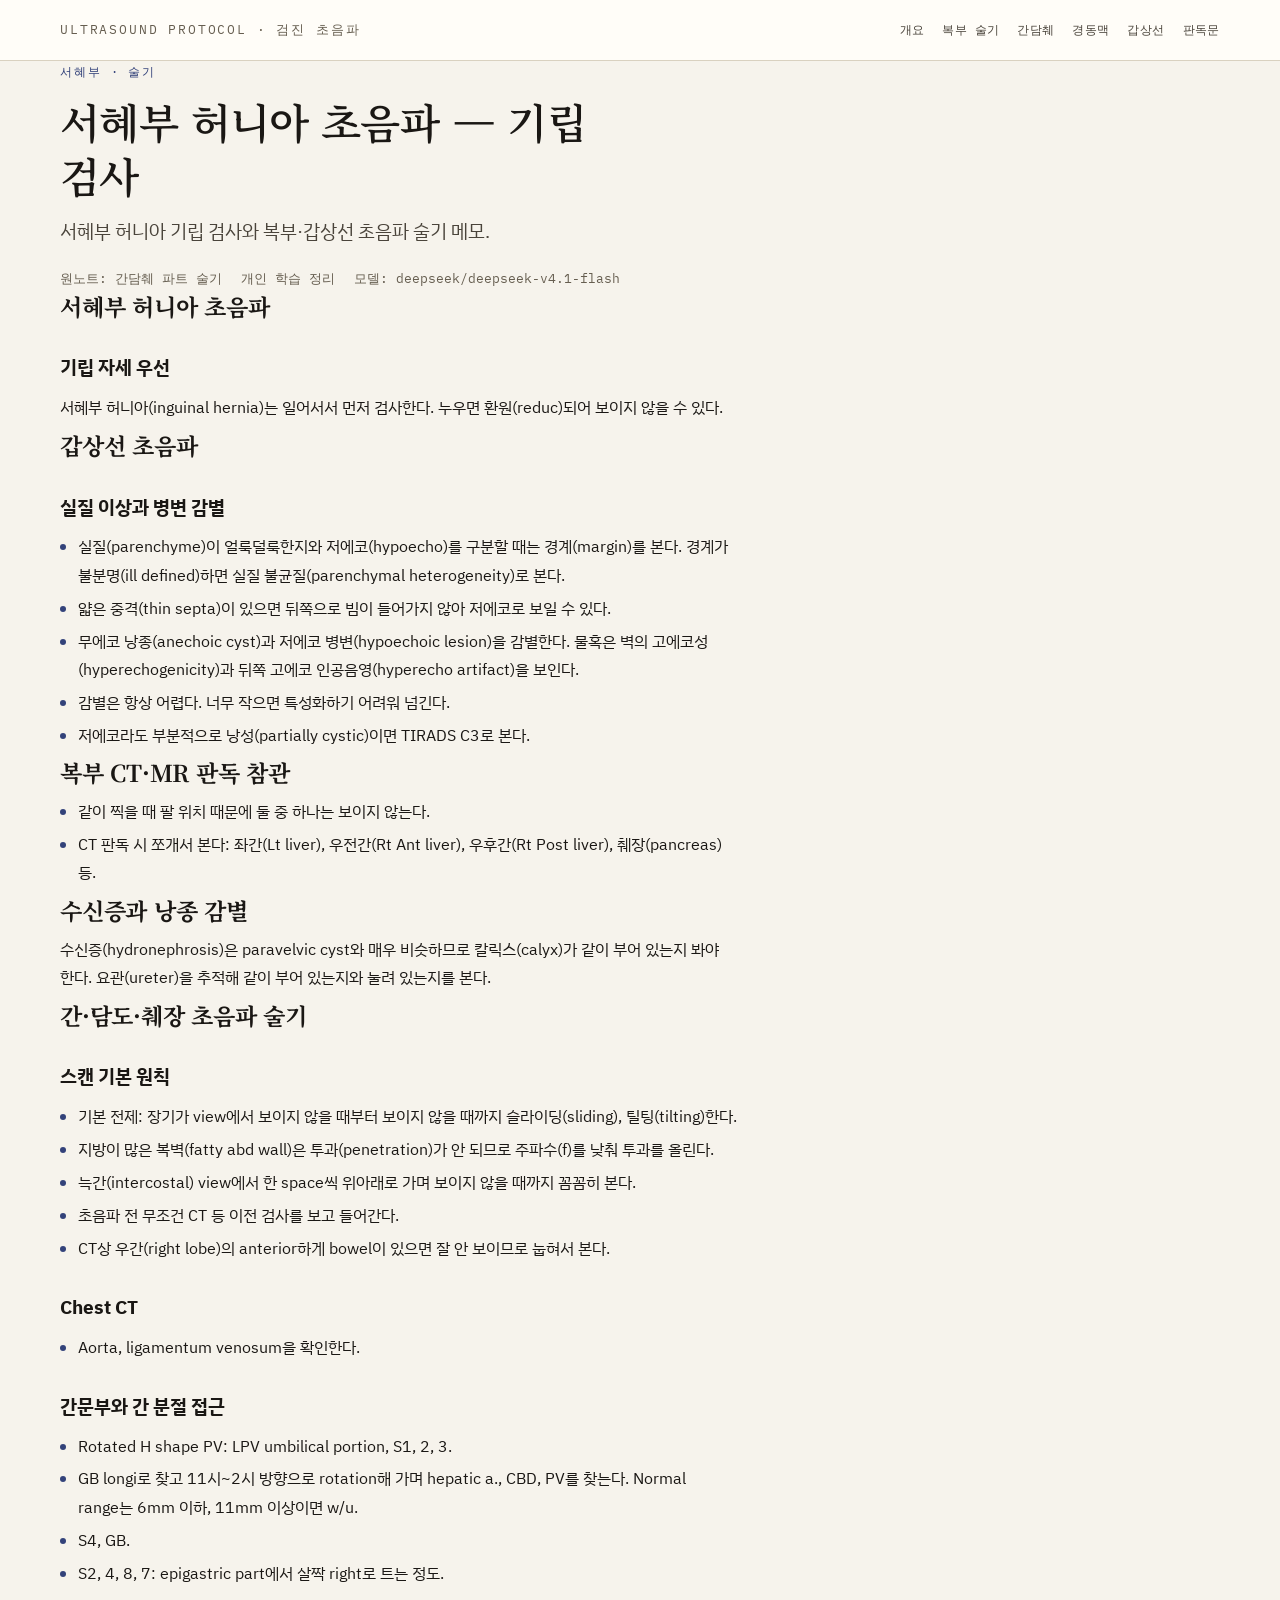
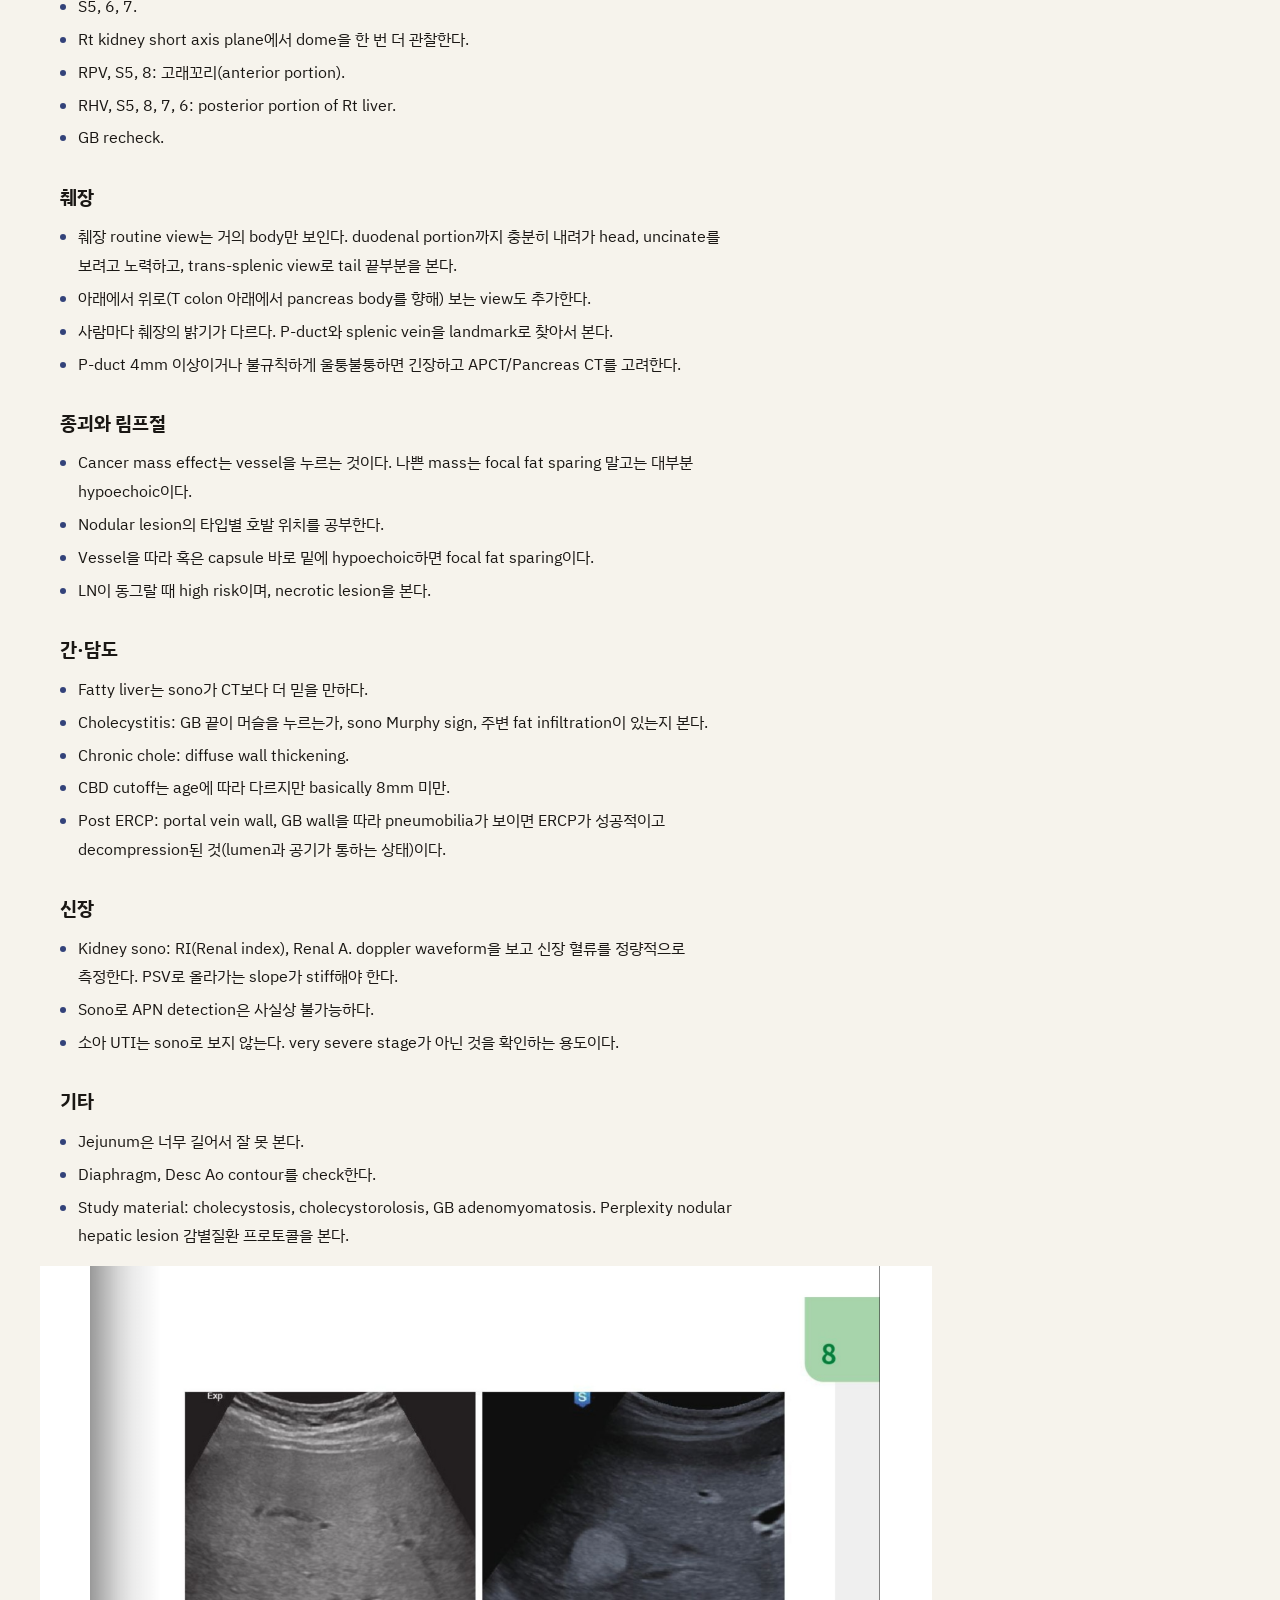
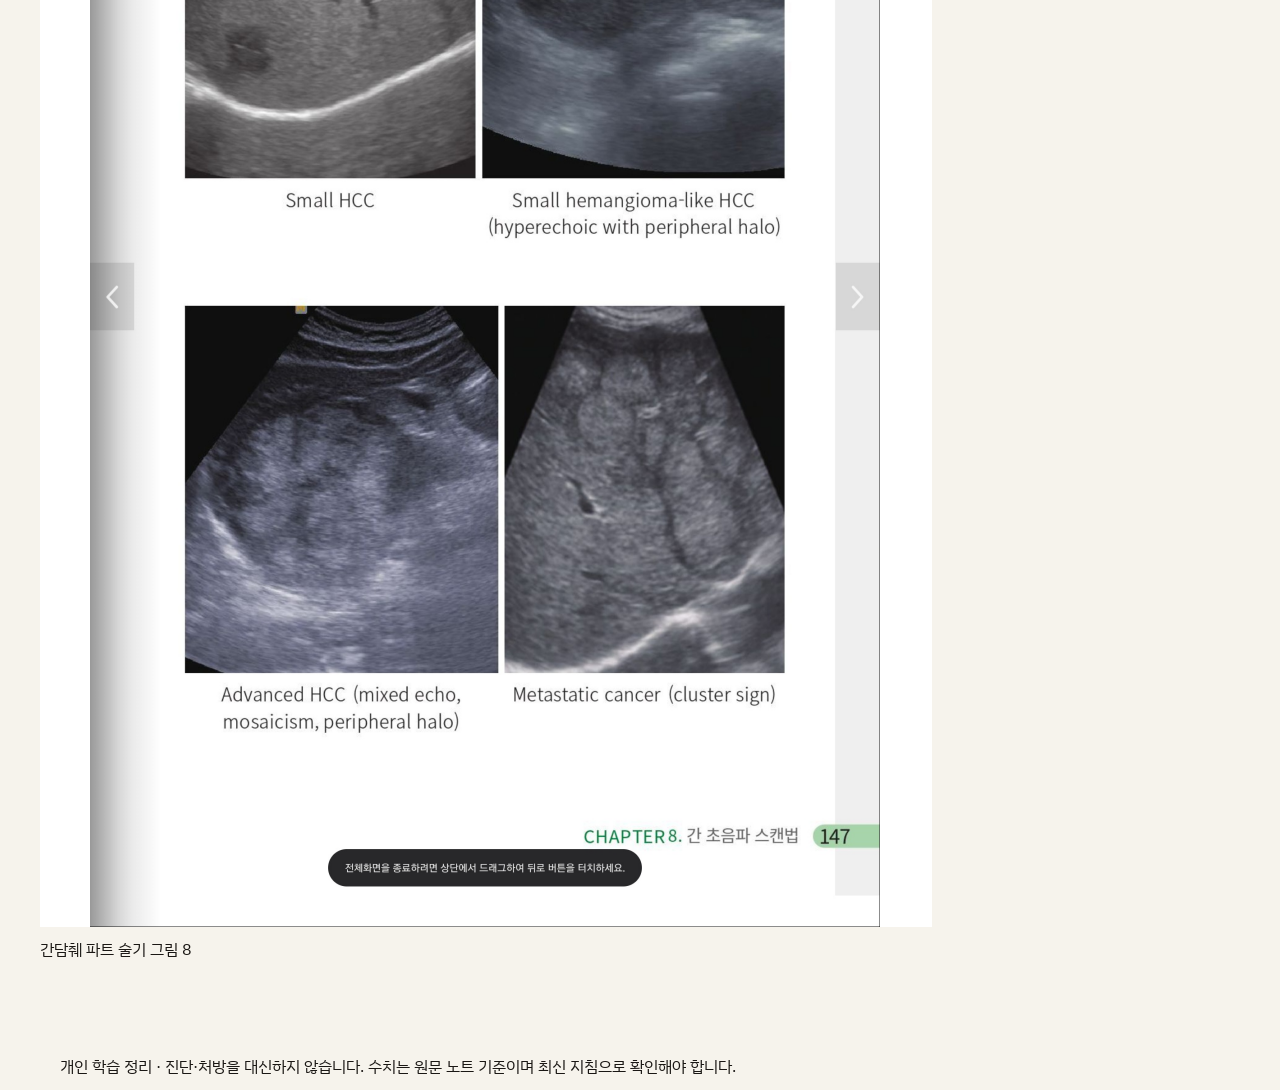
<file: hernia.html>
<!DOCTYPE html>
<html lang="ko">
<head>
<meta charset="utf-8">
<meta name="viewport" content="width=device-width, initial-scale=1">
<title>서혜부 허니아 초음파 — 기립 검사 — Ultrasound Protocol</title>
<meta name="description" content="서혜부 허니아 기립 검사와 복부·갑상선 초음파 술기 메모.">
<meta property="og:title" content="서혜부 허니아 초음파 — 기립 검사 — Ultrasound Protocol">
<meta property="og:description" content="서혜부 허니아 기립 검사와 복부·갑상선 초음파 술기 메모.">
<meta property="og:type" content="article">
<link rel="preconnect" href="https://fonts.googleapis.com">
<link rel="preconnect" href="https://fonts.gstatic.com" crossorigin>
<link href="https://fonts.googleapis.com/css2?family=IBM+Plex+Mono:wght@400;500&family=IBM+Plex+Sans+KR:wght@400;500;600&family=Noto+Serif+KR:wght@600&display=swap" rel="stylesheet">
<link rel="stylesheet" href="styles/tokens.css">
<link rel="stylesheet" href="styles/site.css">
<link rel="stylesheet" href="styles/theme.css">
</head>
<body>
<header class="masthead">
  <div class="wrap">
    <a class="brand" href="index.html">Ultrasound Protocol · 검진 초음파</a>
    <nav class="nav" aria-label="장 이동">
      <a href="index.html">개요</a>
      <a href="abdomen-technique.html">복부 술기</a>
      <a href="abdomen-findings.html">간담췌</a>
      <a href="carotid.html">경동맥</a>
      <a href="thyroid.html">갑상선</a>
      <a href="reporting.html">판독문</a>
    </nav>
  </div>
</header>
<main>
  <div class="wrap">

    <article>
      <p class="eyebrow">서혜부 · 술기</p>
      <h1>서혜부 허니아 초음파 — 기립 검사</h1>
      <p class="lede">서혜부 허니아 기립 검사와 복부·갑상선 초음파 술기 메모.</p>
      <div class="meta"><span>원노트: 간담췌 파트 술기</span><span>개인 학습 정리</span><span>모델: deepseek/deepseek-v4.1-flash</span></div>
      <h2 id="s-서혜부-허니아-초음파">서혜부 허니아 초음파</h2>
<h3>기립 자세 우선</h3>
<p>서혜부 허니아(inguinal hernia)는 일어서서 먼저 검사한다. 누우면 환원(reduc)되어 보이지 않을 수 있다.</p>

<h2 id="s-갑상선-초음파">갑상선 초음파</h2>
<h3>실질 이상과 병변 감별</h3>
<ul>
<li>실질(parenchyme)이 얼룩덜룩한지와 저에코(hypoecho)를 구분할 때는 경계(margin)를 본다. 경계가 불분명(ill defined)하면 실질 불균질(parenchymal heterogeneity)로 본다.</li>
<li>얇은 중격(thin septa)이 있으면 뒤쪽으로 빔이 들어가지 않아 저에코로 보일 수 있다.</li>
<li>무에코 낭종(anechoic cyst)과 저에코 병변(hypoechoic lesion)을 감별한다. 물혹은 벽의 고에코성(hyperechogenicity)과 뒤쪽 고에코 인공음영(hyperecho artifact)을 보인다.</li>
<li>감별은 항상 어렵다. 너무 작으면 특성화하기 어려워 넘긴다.</li>
<li>저에코라도 부분적으로 낭성(partially cystic)이면 TIRADS C3로 본다.</li>
</ul>

<h2 id="s-복부-ct-mr-판독-참관">복부 CT·MR 판독 참관</h2>
<ul>
<li>같이 찍을 때 팔 위치 때문에 둘 중 하나는 보이지 않는다.</li>
<li>CT 판독 시 쪼개서 본다: 좌간(Lt liver), 우전간(Rt Ant liver), 우후간(Rt Post liver), 췌장(pancreas) 등.</li>
</ul>

<h2 id="s-수신증과-낭종-감별">수신증과 낭종 감별</h2>
<p>수신증(hydronephrosis)은 paravelvic cyst와 매우 비슷하므로 칼릭스(calyx)가 같이 부어 있는지 봐야 한다. 요관(ureter)을 추적해 같이 부어 있는지와 눌려 있는지를 본다.</p>

<h2 id="s-간-담도-췌장-초음파-술기">간·담도·췌장 초음파 술기</h2>
<h3>스캔 기본 원칙</h3>
<ul>
<li>기본 전제: 장기가 view에서 보이지 않을 때부터 보이지 않을 때까지 슬라이딩(sliding), 틸팅(tilting)한다.</li>
<li>지방이 많은 복벽(fatty abd wall)은 투과(penetration)가 안 되므로 주파수(f)를 낮춰 투과를 올린다.</li>
<li>늑간(intercostal) view에서 한 space씩 위아래로 가며 보이지 않을 때까지 꼼꼼히 본다.</li>
<li>초음파 전 무조건 CT 등 이전 검사를 보고 들어간다.</li>
<li>CT상 우간(right lobe)의 anterior하게 bowel이 있으면 잘 안 보이므로 눕혀서 본다.</li>
</ul>

<h3>Chest CT</h3>
<ul>
<li>Aorta, ligamentum venosum을 확인한다.</li>
</ul>

<h3>간문부와 간 분절 접근</h3>
<ul>
<li>Rotated H shape PV: LPV umbilical portion, S1, 2, 3.</li>
<li>GB longi로 찾고 11시~2시 방향으로 rotation해 가며 hepatic a., CBD, PV를 찾는다. Normal range는 6mm 이하, 11mm 이상이면 w/u.</li>
<li>S4, GB.</li>
<li>S2, 4, 8, 7: epigastric part에서 살짝 right로 트는 정도.</li>
<li>S5, 6, 7.</li>
<li>Rt kidney short axis plane에서 dome을 한 번 더 관찰한다.</li>
<li>RPV, S5, 8: 고래꼬리(anterior portion).</li>
<li>RHV, S5, 8, 7, 6: posterior portion of Rt liver.</li>
<li>GB recheck.</li>
</ul>

<h3>췌장</h3>
<ul>
<li>췌장 routine view는 거의 body만 보인다. duodenal portion까지 충분히 내려가 head, uncinate를 보려고 노력하고, trans-splenic view로 tail 끝부분을 본다.</li>
<li>아래에서 위로(T colon 아래에서 pancreas body를 향해) 보는 view도 추가한다.</li>
<li>사람마다 췌장의 밝기가 다르다. P-duct와 splenic vein을 landmark로 찾아서 본다.</li>
<li>P-duct 4mm 이상이거나 불규칙하게 울퉁불퉁하면 긴장하고 APCT/Pancreas CT를 고려한다.</li>
</ul>

<h3>종괴와 림프절</h3>
<ul>
<li>Cancer mass effect는 vessel을 누르는 것이다. 나쁜 mass는 focal fat sparing 말고는 대부분 hypoechoic이다.</li>
<li>Nodular lesion의 타입별 호발 위치를 공부한다.</li>
<li>Vessel을 따라 혹은 capsule 바로 밑에 hypoechoic하면 focal fat sparing이다.</li>
<li>LN이 동그랄 때 high risk이며, necrotic lesion을 본다.</li>
</ul>

<h3>간·담도</h3>
<ul>
<li>Fatty liver는 sono가 CT보다 더 믿을 만하다.</li>
<li>Cholecystitis: GB 끝이 머슬을 누르는가, sono Murphy sign, 주변 fat infiltration이 있는지 본다.</li>
<li>Chronic chole: diffuse wall thickening.</li>
<li>CBD cutoff는 age에 따라 다르지만 basically 8mm 미만.</li>
<li>Post ERCP: portal vein wall, GB wall을 따라 pneumobilia가 보이면 ERCP가 성공적이고 decompression된 것(lumen과 공기가 통하는 상태)이다.</li>
</ul>

<h3>신장</h3>
<ul>
<li>Kidney sono: RI(Renal index), Renal A. doppler waveform을 보고 신장 혈류를 정량적으로 측정한다. PSV로 올라가는 slope가 stiff해야 한다.</li>
<li>Sono로 APN detection은 사실상 불가능하다.</li>
<li>소아 UTI는 sono로 보지 않는다. very severe stage가 아닌 것을 확인하는 용도이다.</li>
</ul>

<h3>기타</h3>
<ul>
<li>Jejunum은 너무 길어서 잘 못 본다.</li>
<li>Diaphragm, Desc Ao contour를 check한다.</li>
<li>Study material: cholecystosis, cholecystorolosis, GB adenomyomatosis. Perplexity nodular hepatic lesion 감별질환 프로토콜을 본다.</li>
</ul>
    </article>
  </div>

      <figure class="fig">
        <img src="assets/onenote/간담췌-파트-술기-08.png" alt="간담췌 파트 술기 그림 8" loading="lazy">
        <figcaption>간담췌 파트 술기 그림 8</figcaption>
      </figure>
</main>
<footer class="foot">
  <div class="wrap">
    <p>개인 학습 정리 · 진단·처방을 대신하지 않습니다. 수치는 원문 노트 기준이며 최신 지침으로 확인해야 합니다.</p>
  </div>
</footer>
</body>
</html>
</file>
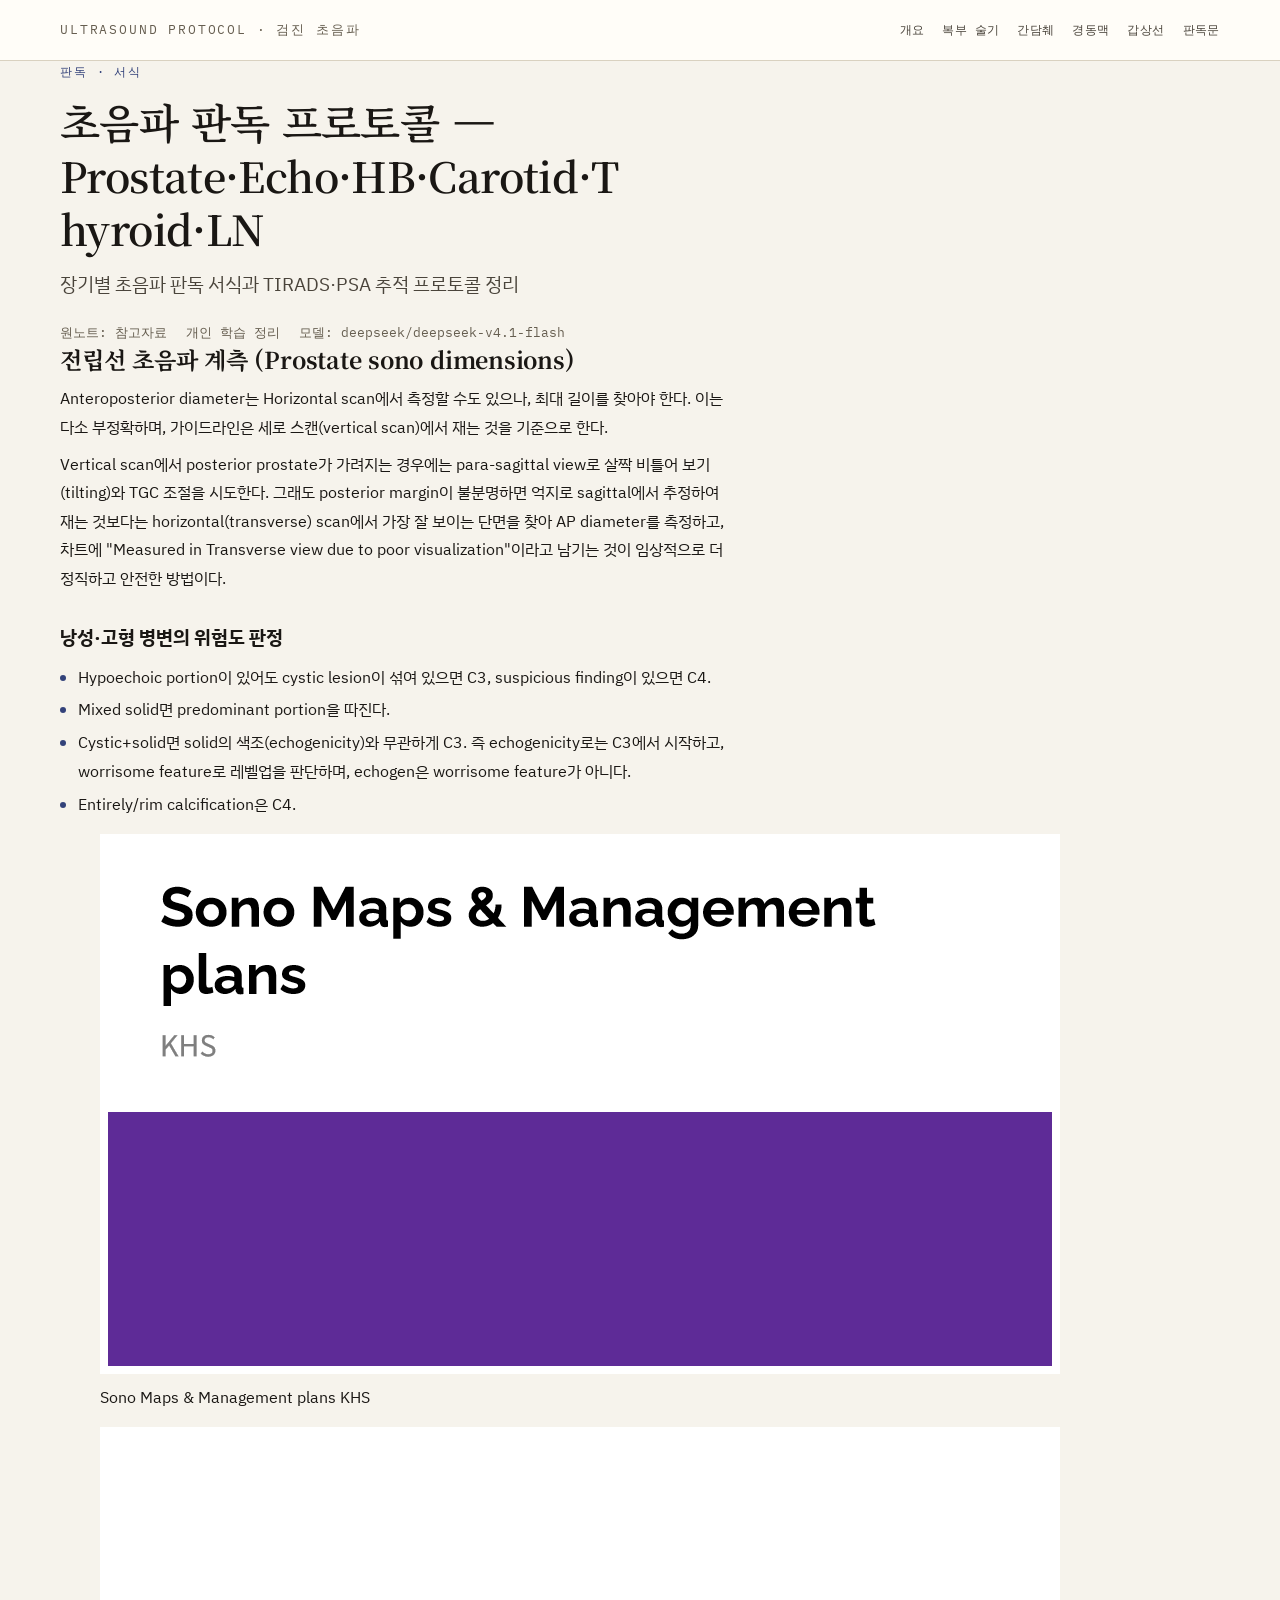
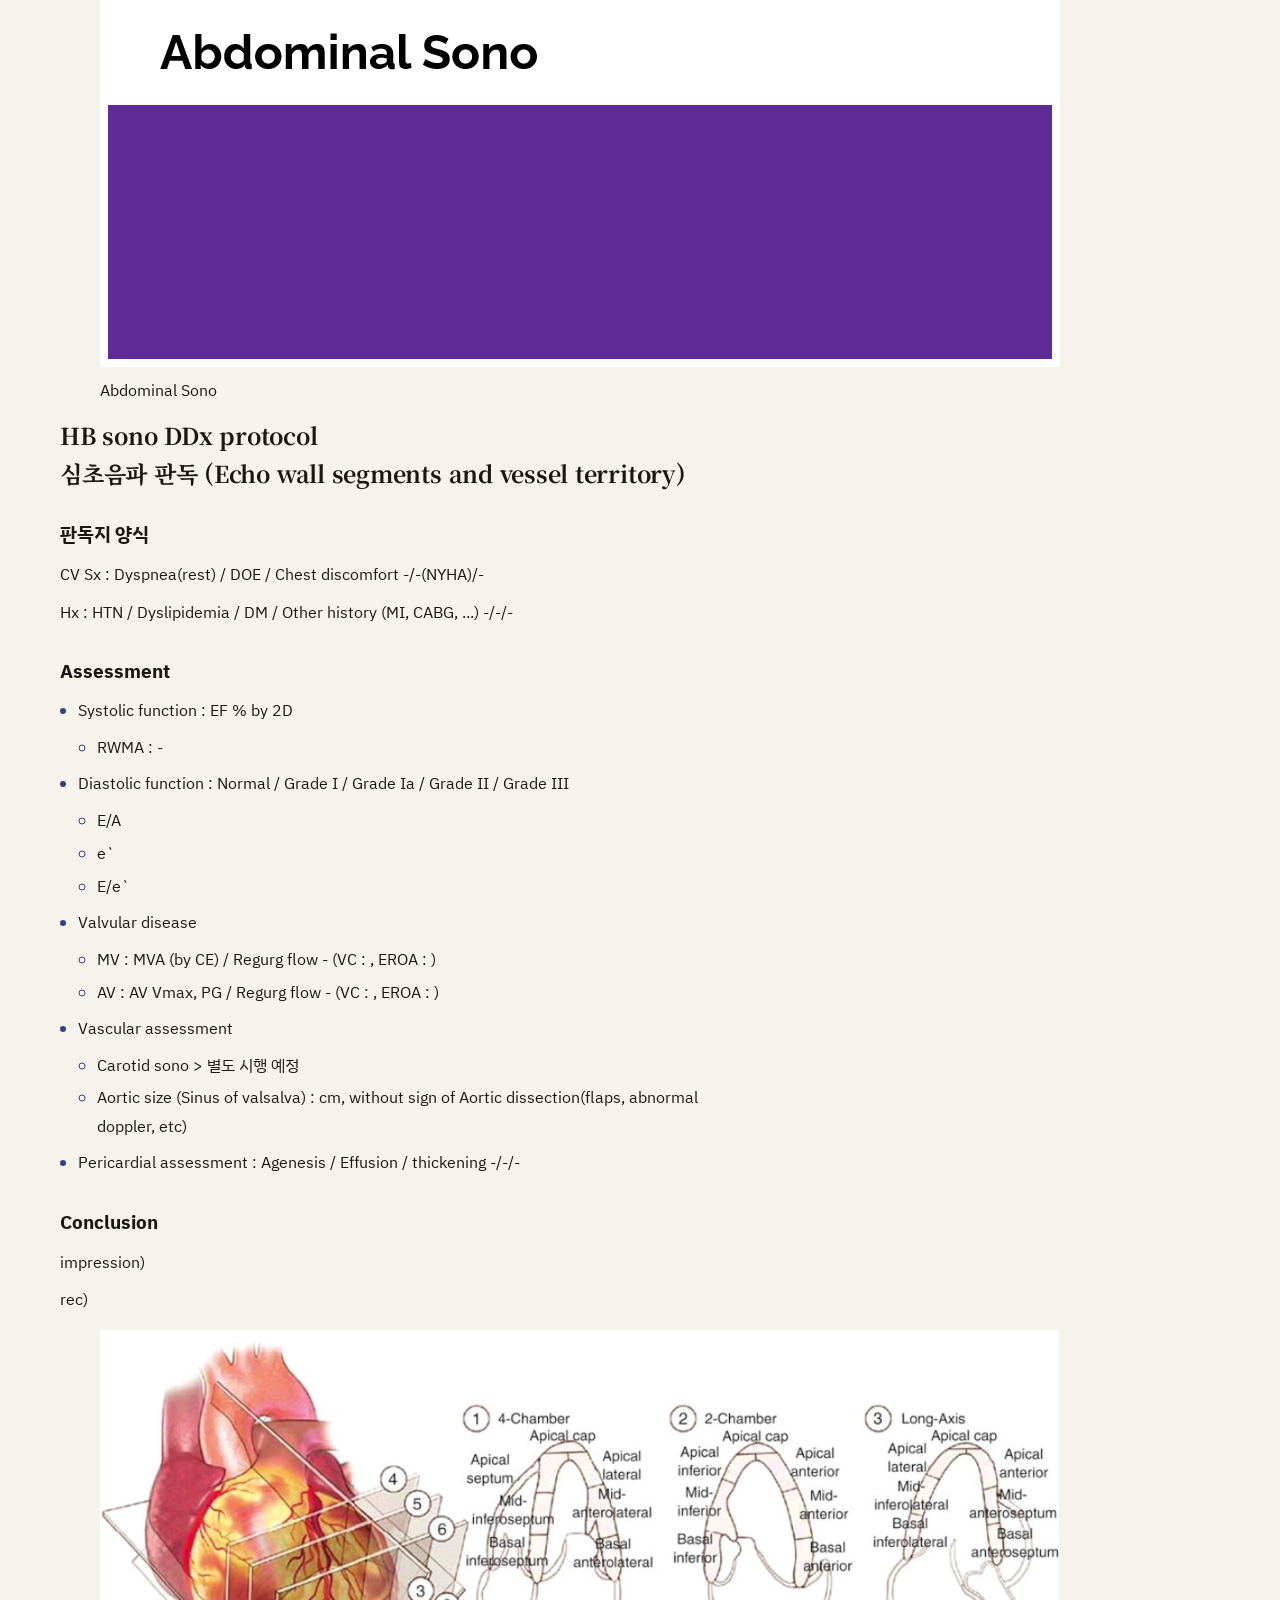
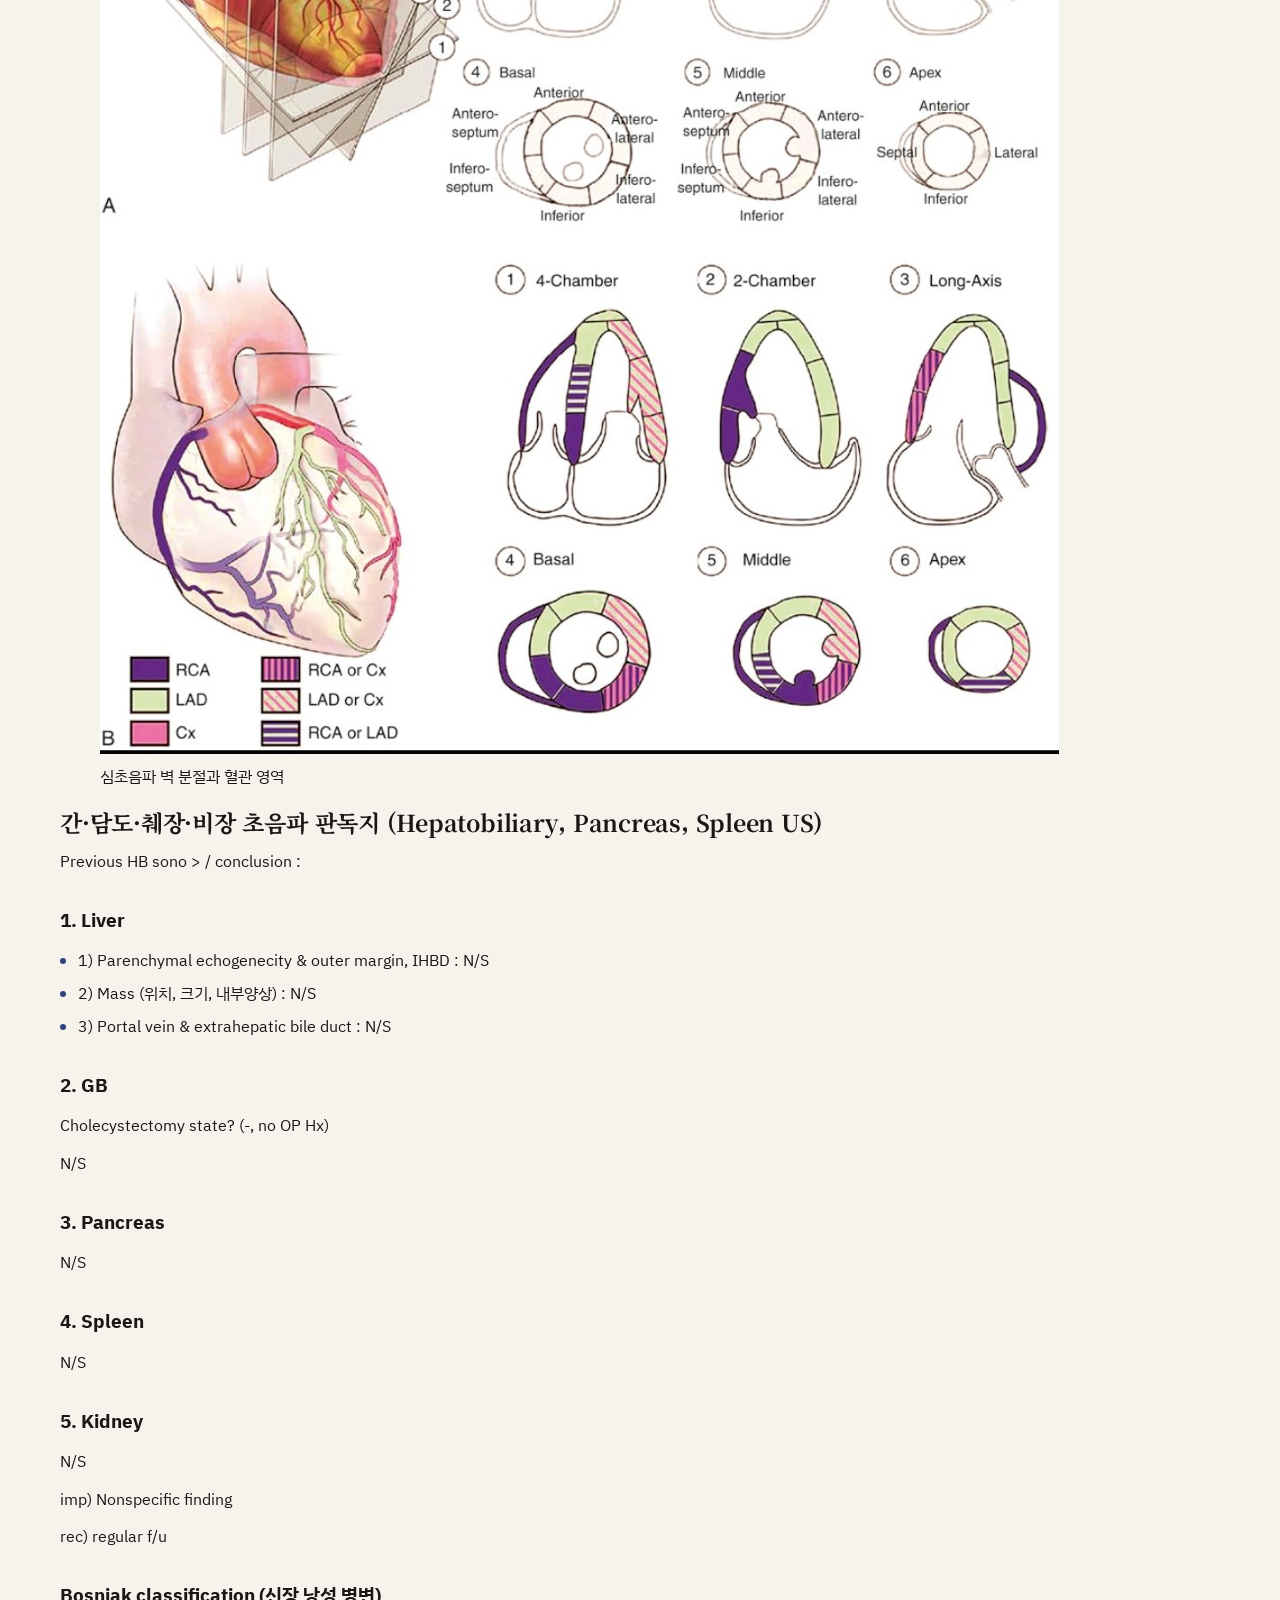
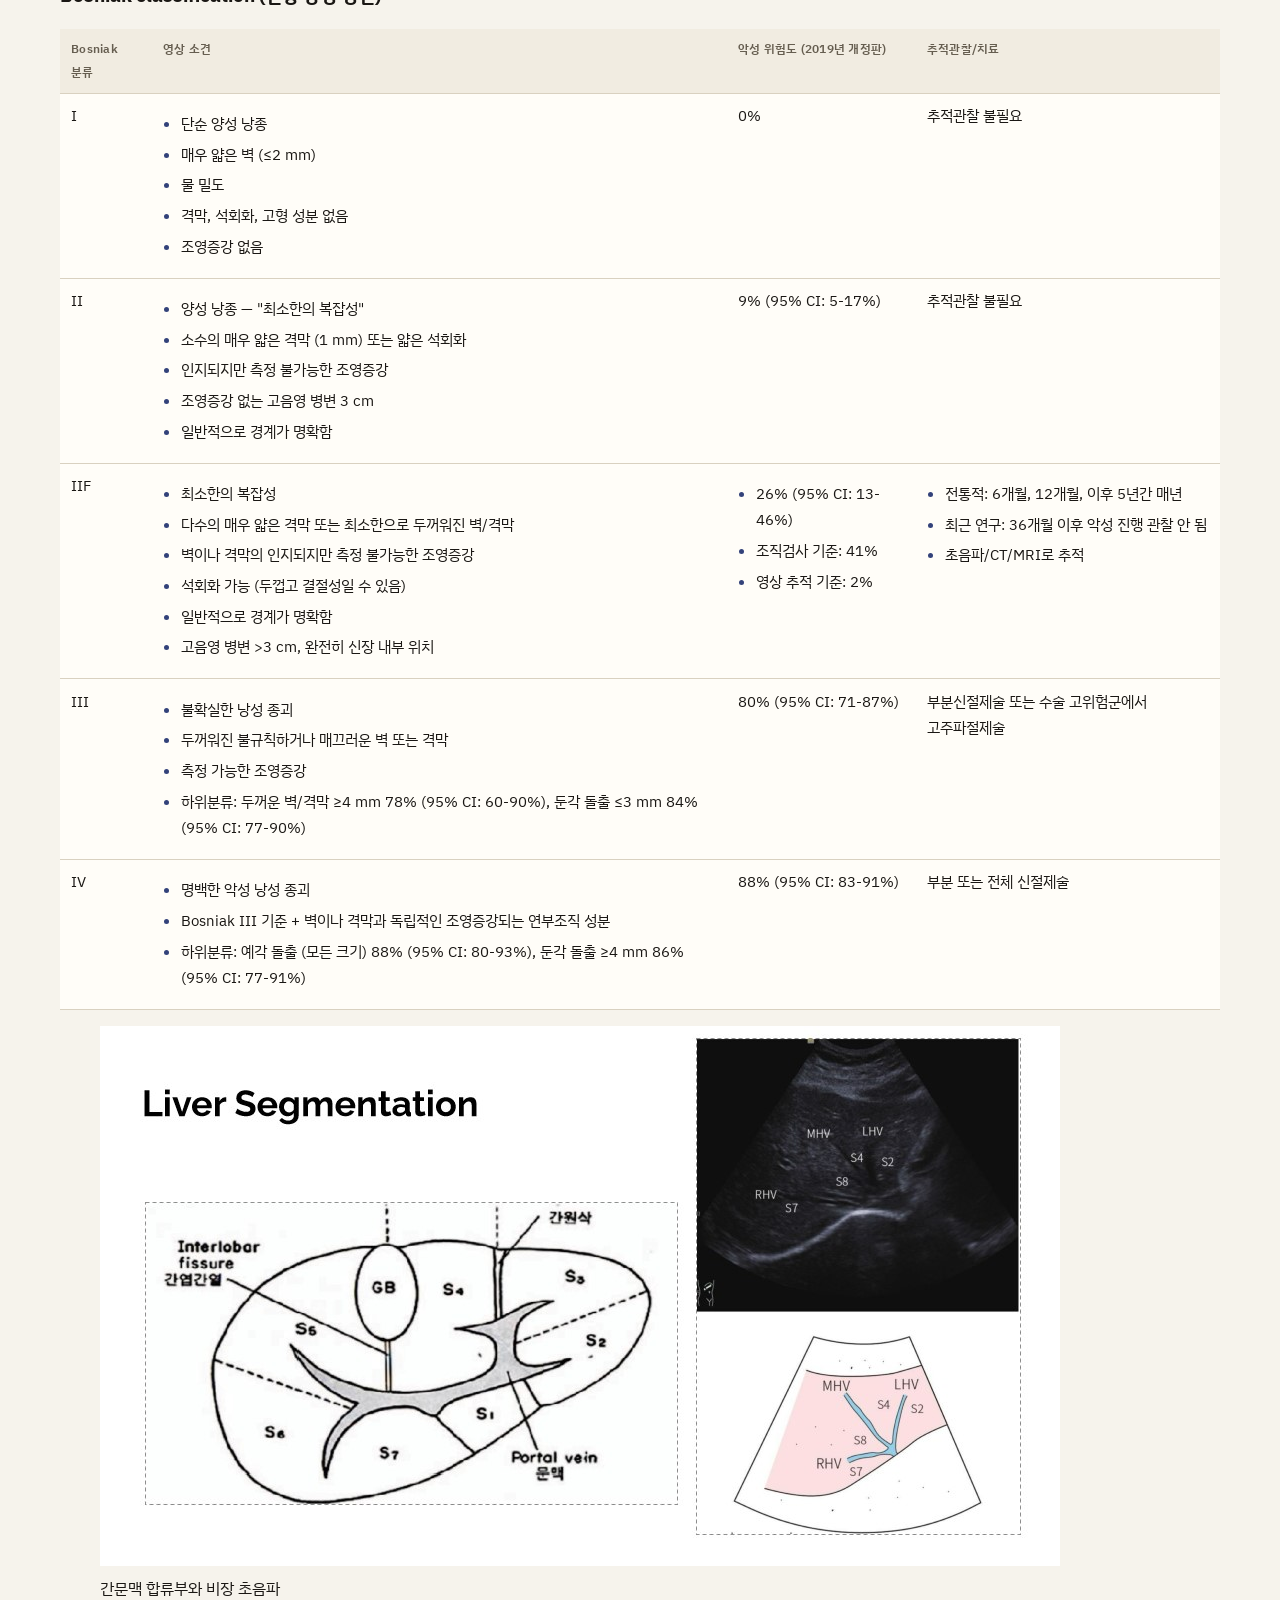
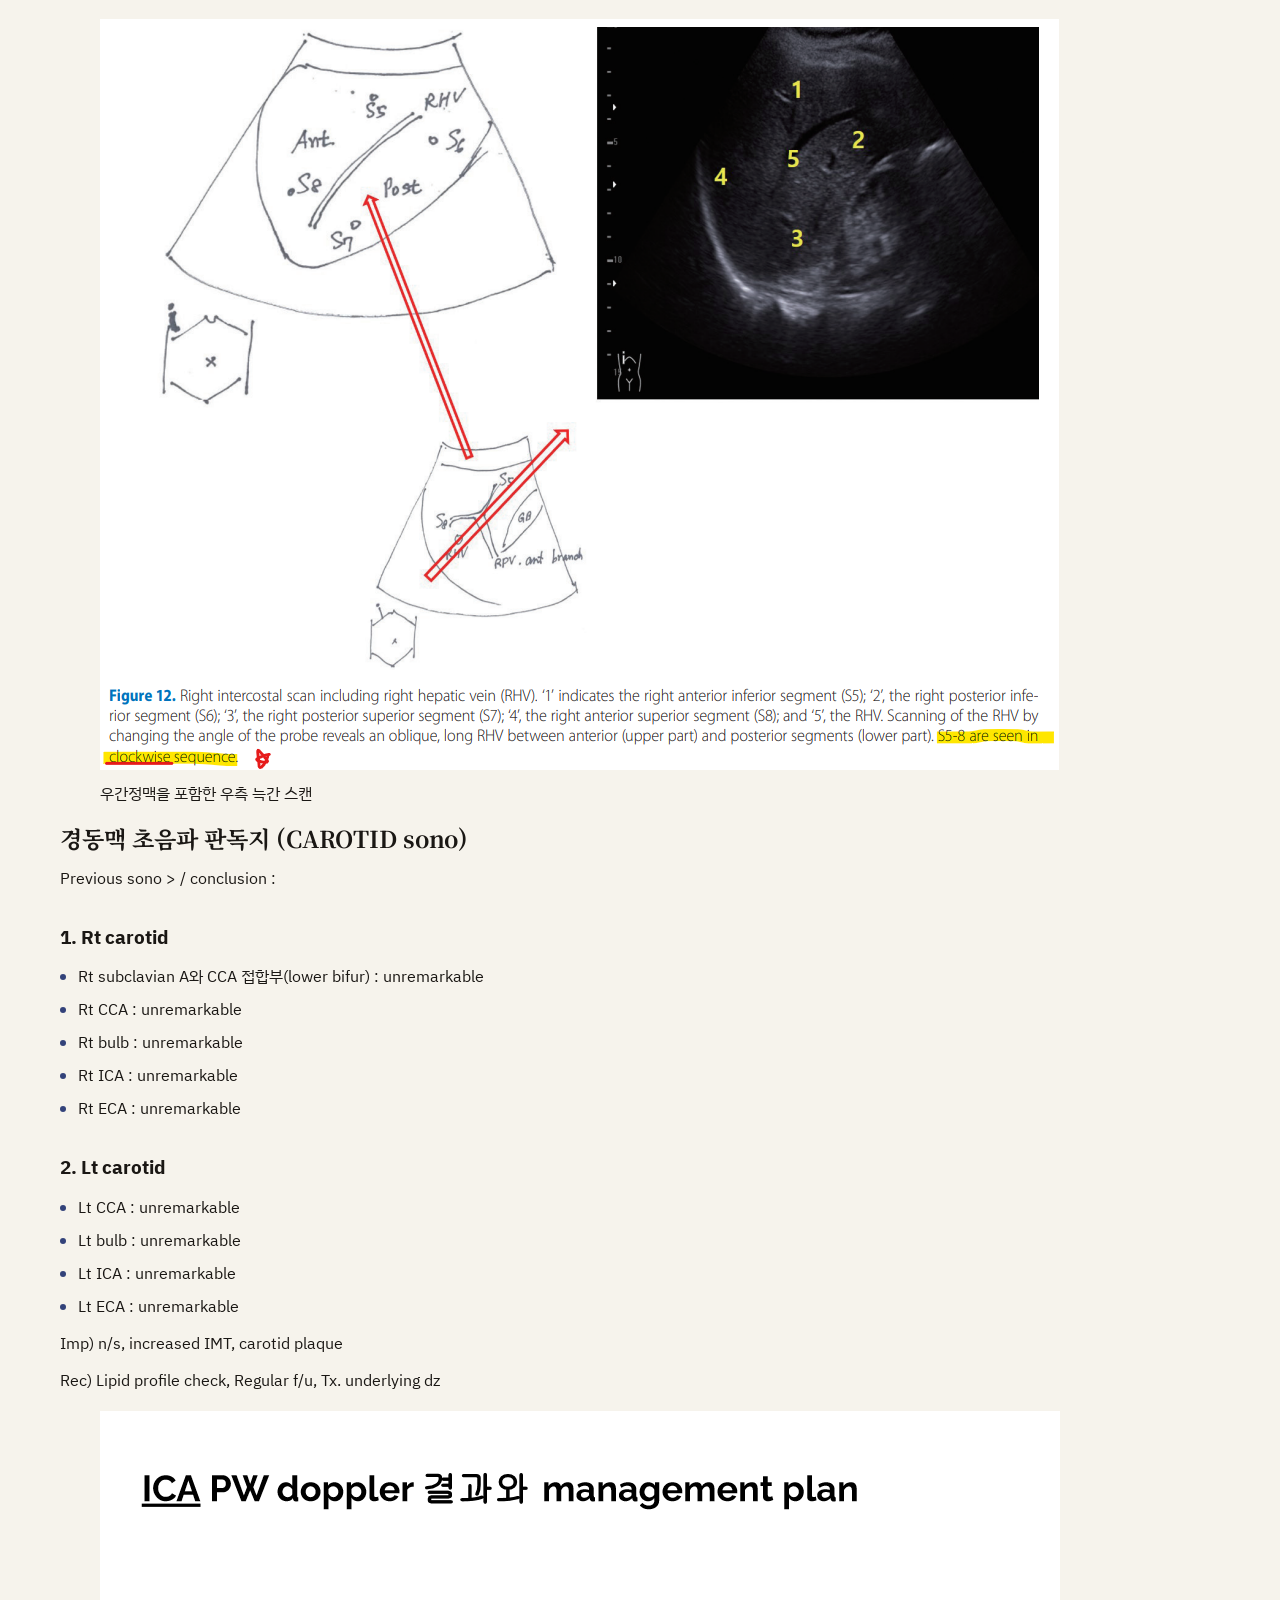
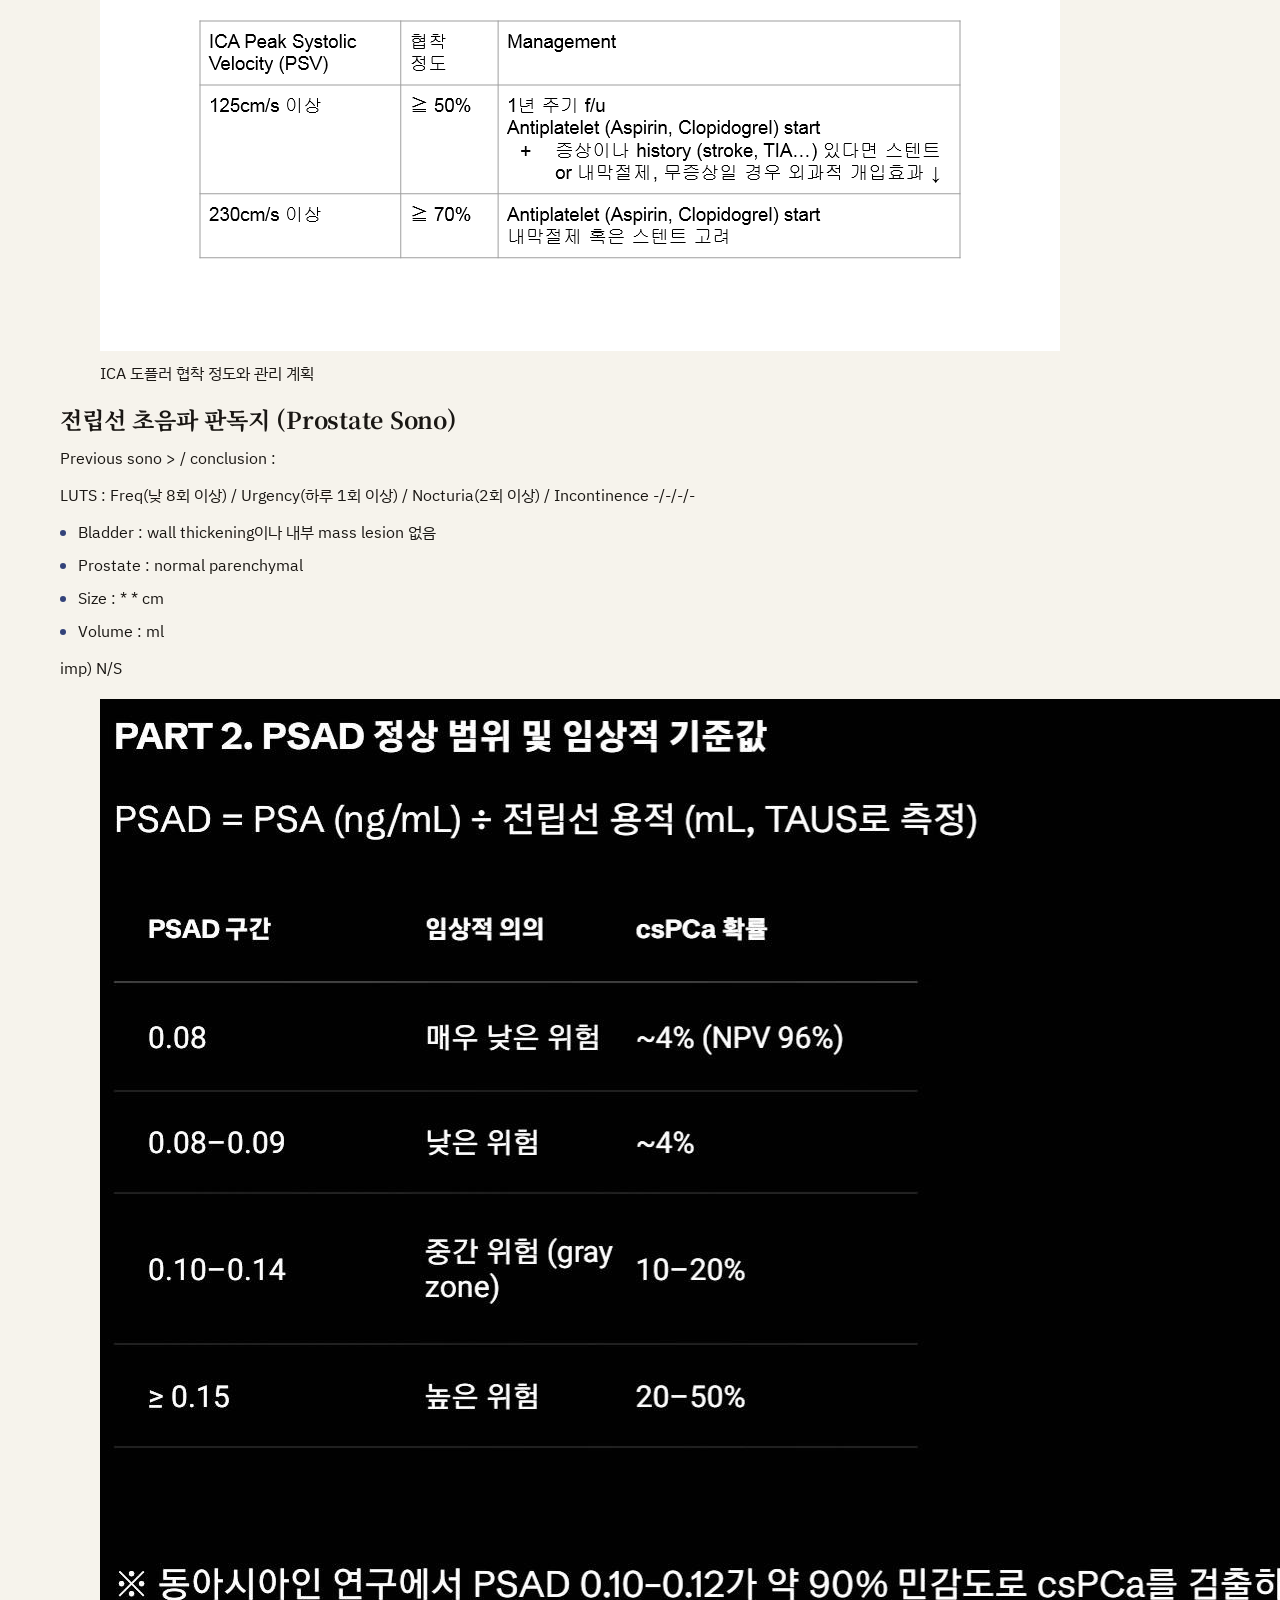
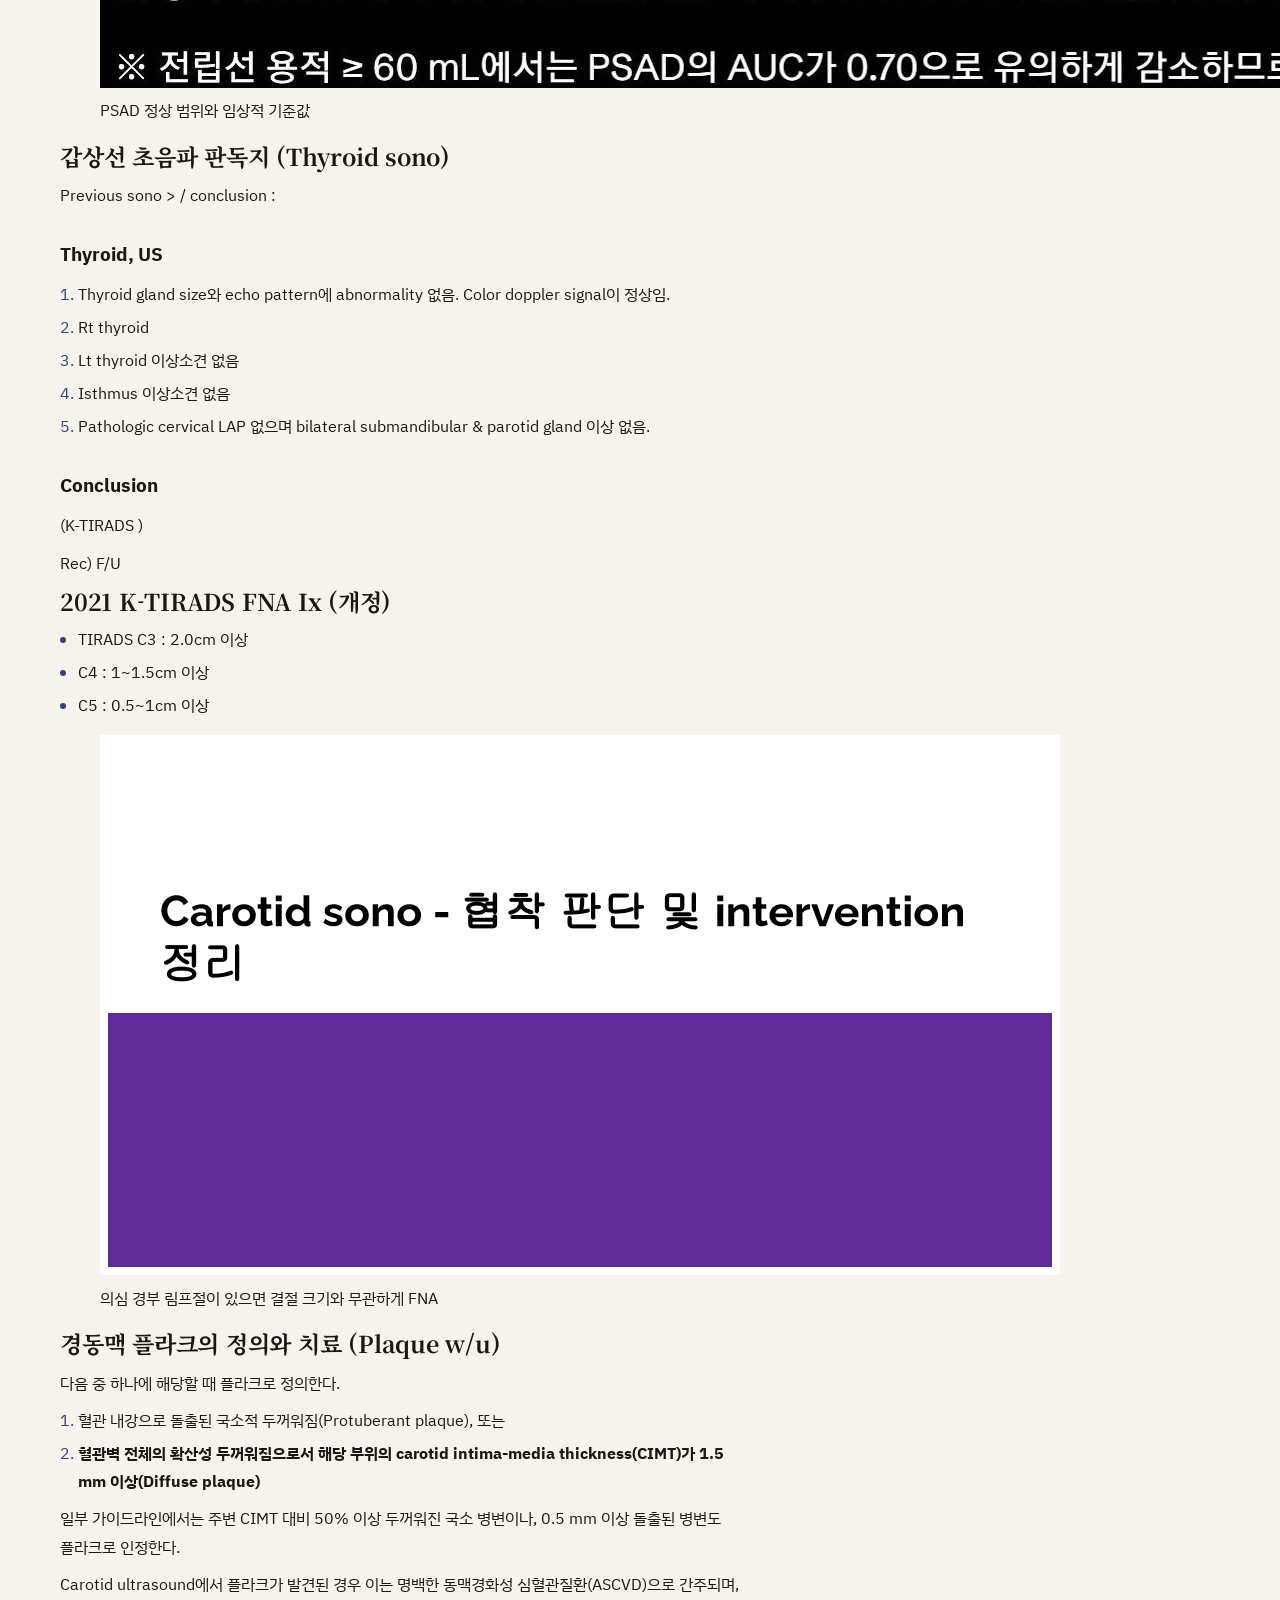
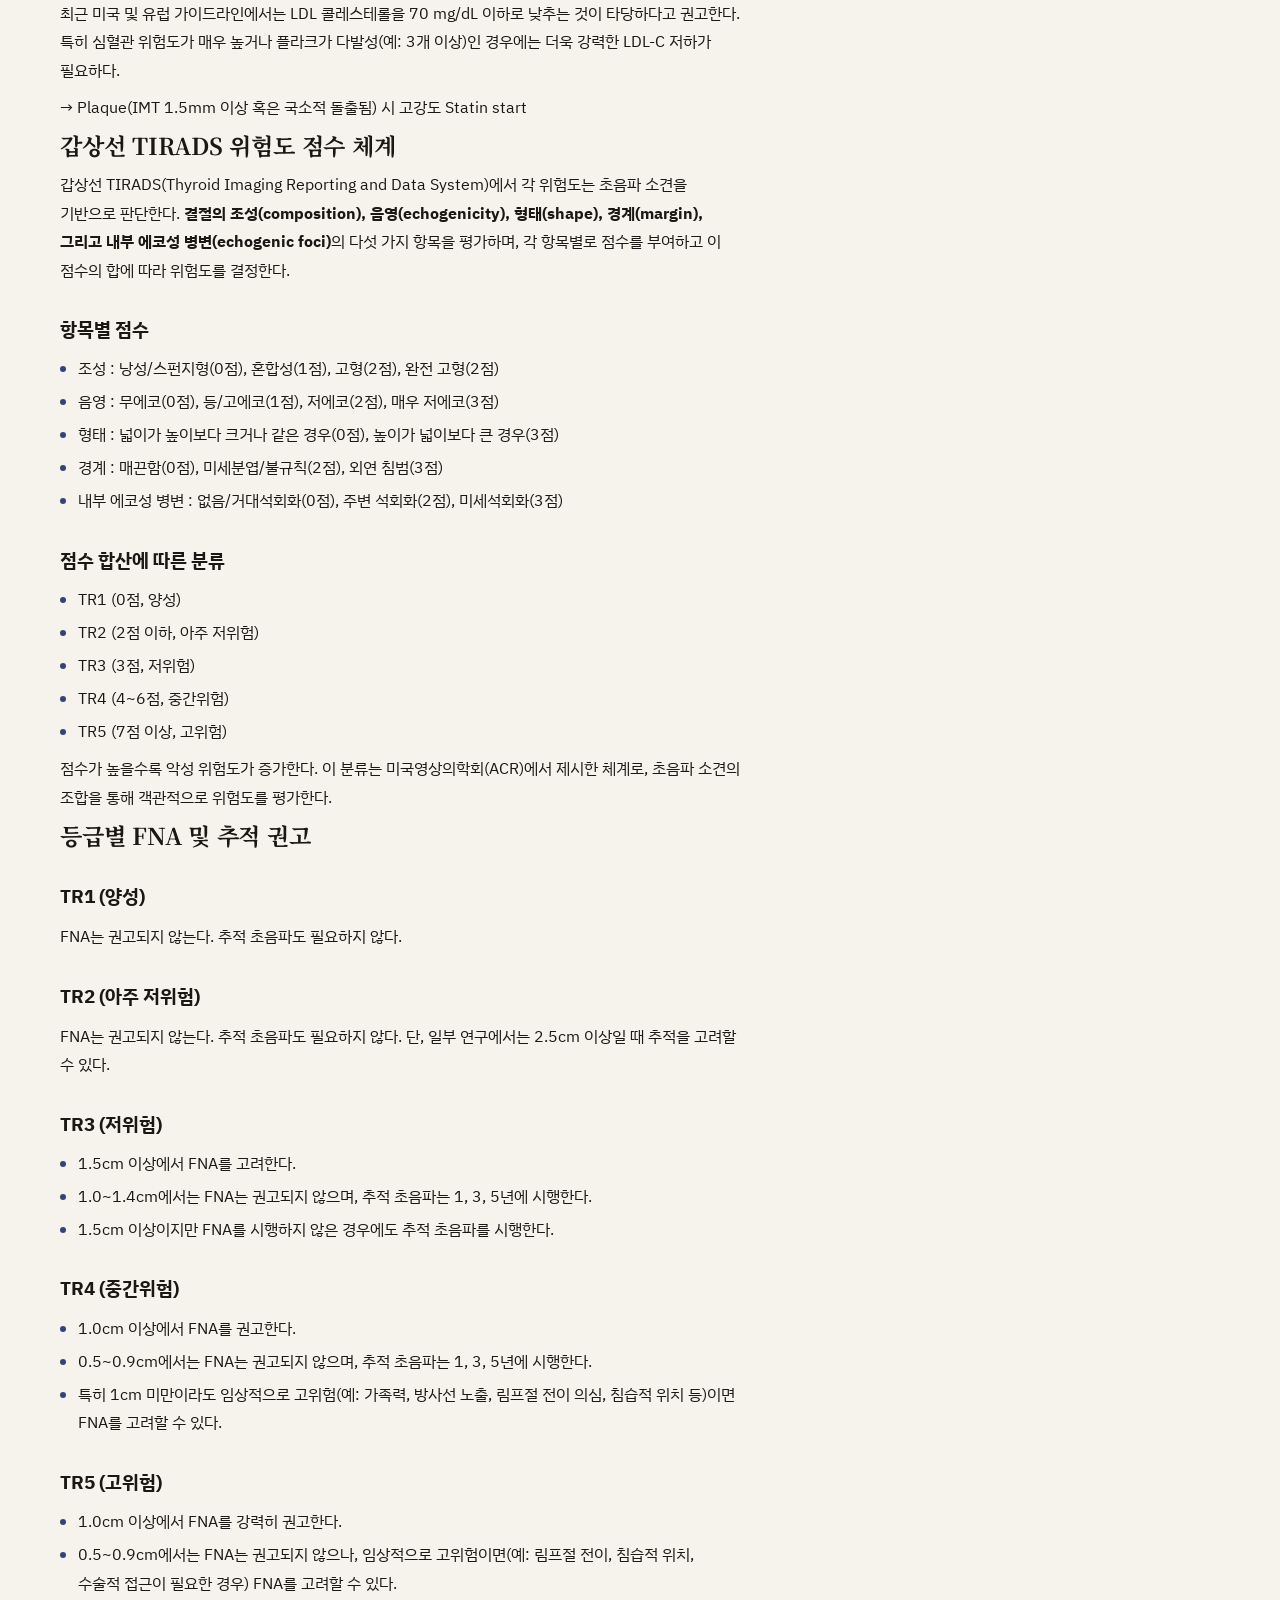
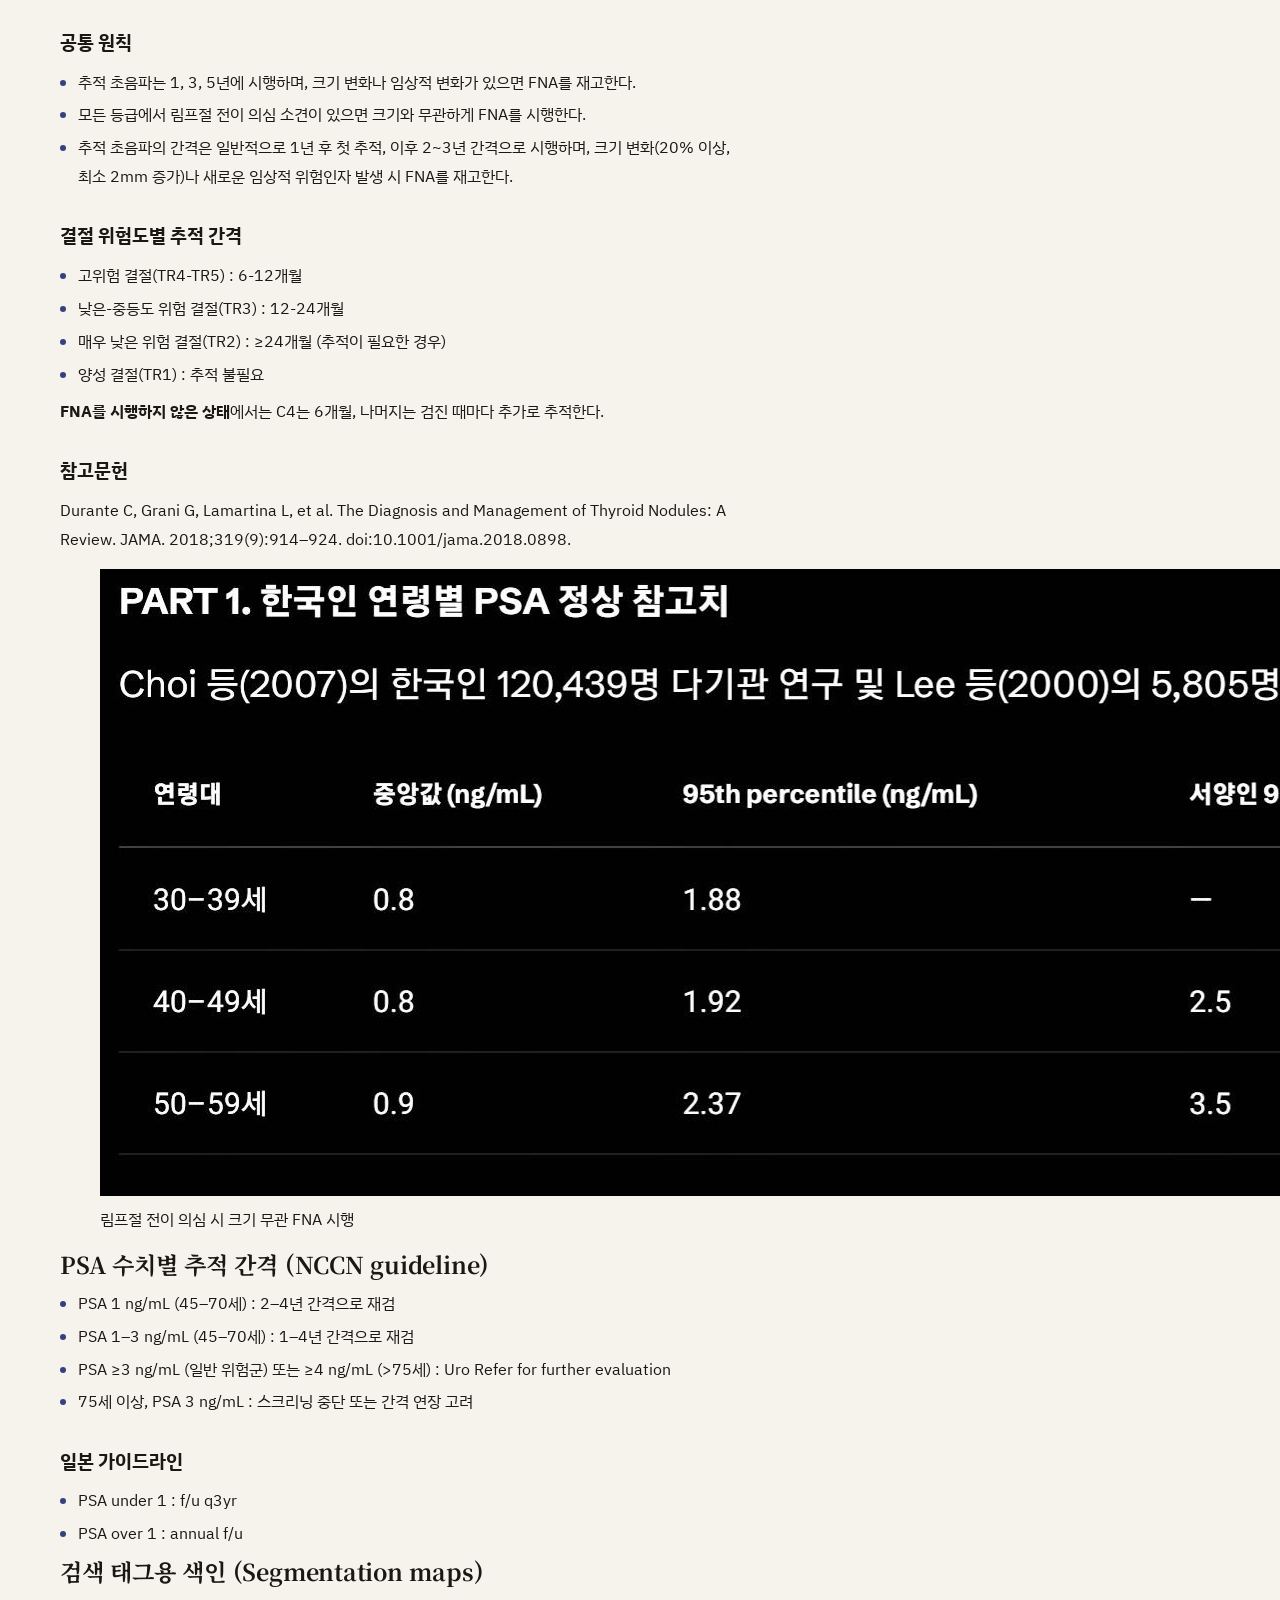
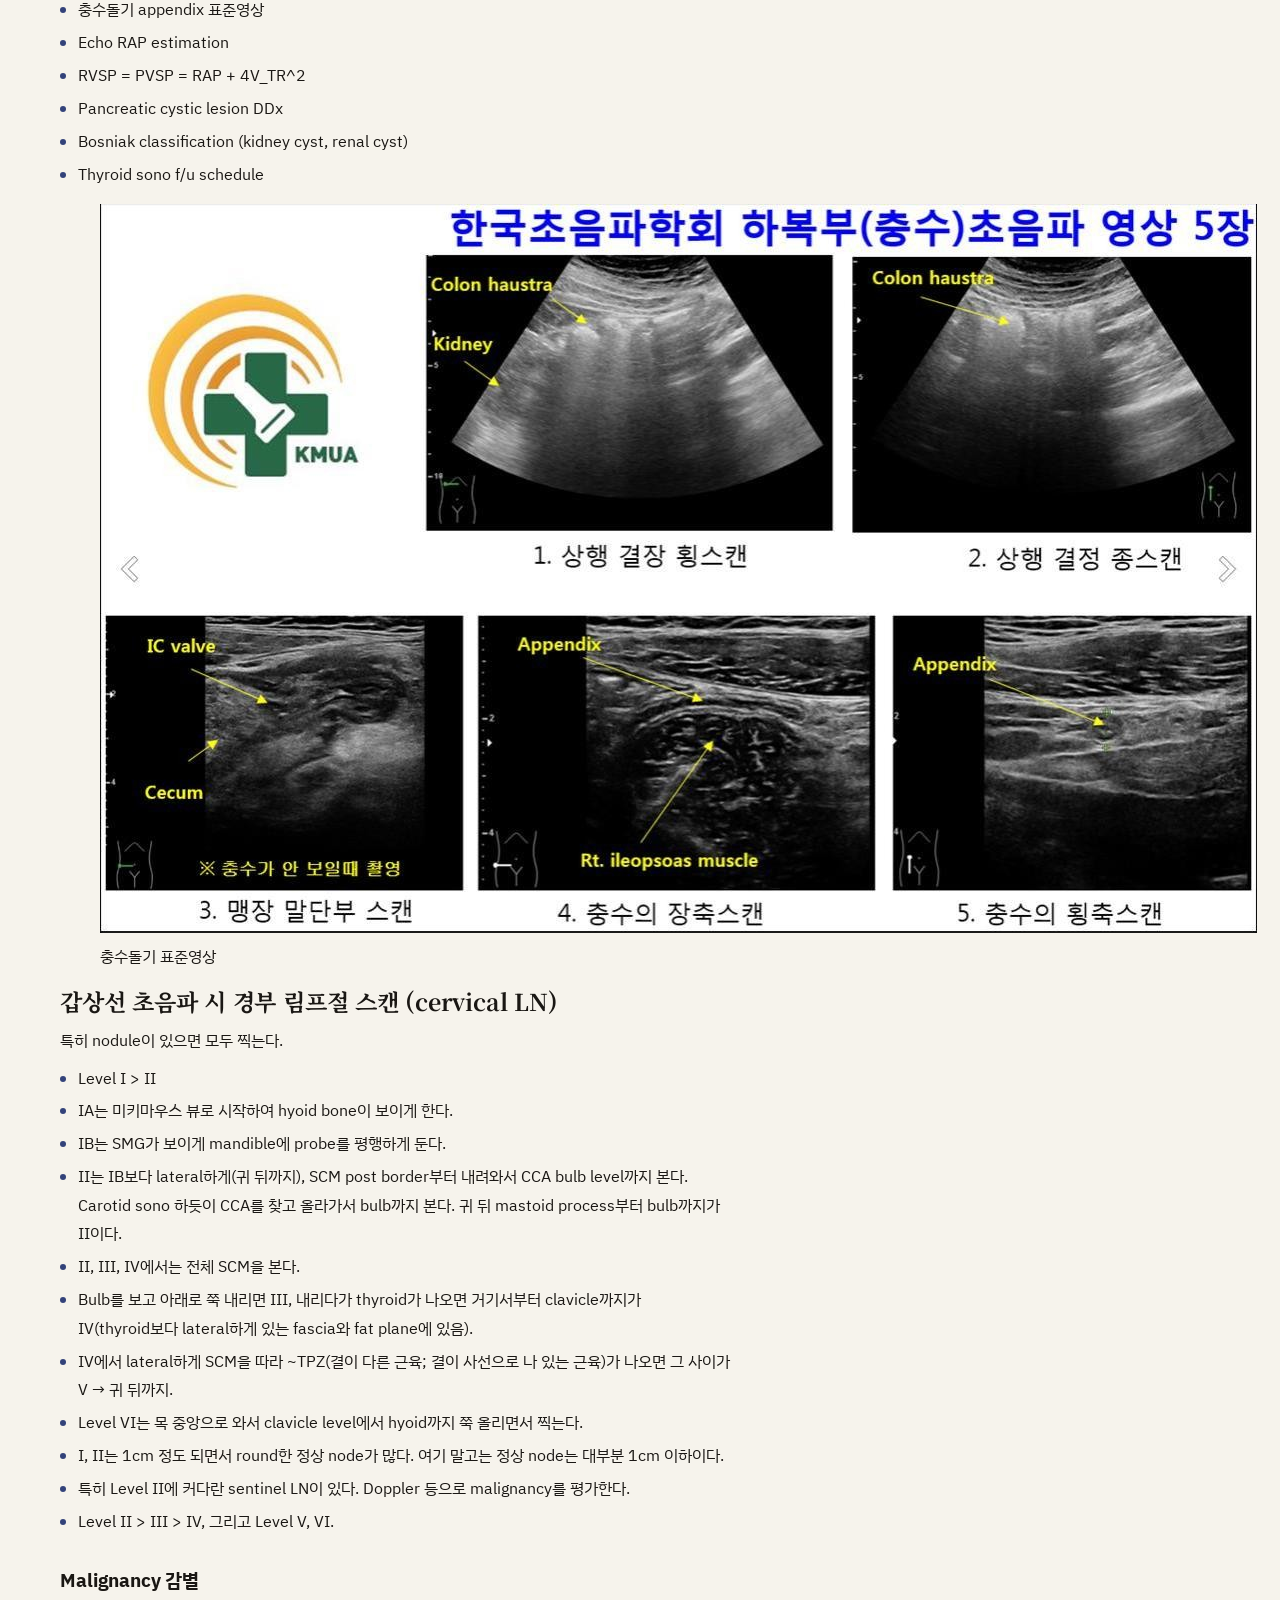
<file: reporting.html>
<!DOCTYPE html>
<html lang="ko">
<head>
<meta charset="utf-8">
<meta name="viewport" content="width=device-width, initial-scale=1">
<title>초음파 판독 프로토콜 — Prostate·Echo·HB·Carotid·Thyroid·LN — Ultrasound Protocol</title>
<meta name="description" content="장기별 초음파 판독 서식과 TIRADS·PSA 추적 프로토콜 정리">
<meta property="og:title" content="초음파 판독 프로토콜 — Prostate·Echo·HB·Carotid·Thyroid·LN — Ultrasound Protocol">
<meta property="og:description" content="장기별 초음파 판독 서식과 TIRADS·PSA 추적 프로토콜 정리">
<meta property="og:type" content="article">
<link rel="preconnect" href="https://fonts.googleapis.com">
<link rel="preconnect" href="https://fonts.gstatic.com" crossorigin>
<link href="https://fonts.googleapis.com/css2?family=IBM+Plex+Mono:wght@400;500&family=IBM+Plex+Sans+KR:wght@400;500;600&family=Noto+Serif+KR:wght@600&display=swap" rel="stylesheet">
<link rel="stylesheet" href="styles/tokens.css">
<link rel="stylesheet" href="styles/site.css">
<link rel="stylesheet" href="styles/theme.css">
</head>
<body>
<header class="masthead">
  <div class="wrap">
    <a class="brand" href="index.html">Ultrasound Protocol · 검진 초음파</a>
    <nav class="nav" aria-label="장 이동">
      <a href="index.html">개요</a>
      <a href="abdomen-technique.html">복부 술기</a>
      <a href="abdomen-findings.html">간담췌</a>
      <a href="carotid.html">경동맥</a>
      <a href="thyroid.html">갑상선</a>
      <a href="reporting.html">판독문</a>
    </nav>
  </div>
</header>
<main>
  <div class="wrap">

    <article>
      <p class="eyebrow">판독 · 서식</p>
      <h1>초음파 판독 프로토콜 — Prostate·Echo·HB·Carotid·Thyroid·LN</h1>
      <p class="lede">장기별 초음파 판독 서식과 TIRADS·PSA 추적 프로토콜 정리</p>
      <div class="meta"><span>원노트: 참고자료</span><span>개인 학습 정리</span><span>모델: deepseek/deepseek-v4.1-flash</span></div>
      <h2 id="s-전립선-초음파-계측-prostate-sono-dimensions">전립선 초음파 계측 (Prostate sono dimensions)</h2><p>Anteroposterior diameter는 Horizontal scan에서 측정할 수도 있으나, 최대 길이를 찾아야 한다. 이는 다소 부정확하며, 가이드라인은 세로 스캔(vertical scan)에서 재는 것을 기준으로 한다.</p><p>Vertical scan에서 posterior prostate가 가려지는 경우에는 para-sagittal view로 살짝 비틀어 보기(tilting)와 TGC 조절을 시도한다. 그래도 posterior margin이 불분명하면 억지로 sagittal에서 추정하여 재는 것보다는 horizontal(transverse) scan에서 가장 잘 보이는 단면을 찾아 AP diameter를 측정하고, 차트에 "Measured in Transverse view due to poor visualization"이라고 남기는 것이 임상적으로 더 정직하고 안전한 방법이다.</p><h3>낭성·고형 병변의 위험도 판정</h3><ul><li>Hypoechoic portion이 있어도 cystic lesion이 섞여 있으면 C3, suspicious finding이 있으면 C4.</li><li>Mixed solid면 predominant portion을 따진다.</li><li>Cystic+solid면 solid의 색조(echogenicity)와 무관하게 C3. 즉 echogenicity로는 C3에서 시작하고, worrisome feature로 레벨업을 판단하며, echogen은 worrisome feature가 아니다.</li><li>Entirely/rim calcification은 C4.</li></ul>

      
<figure class="fig">
        <img src="assets/onenote/참고자료-03.png" alt="Sono Maps &amp; Management plans KHS" loading="lazy">
        <figcaption>Sono Maps &amp; Management plans KHS</figcaption>
      </figure>

      <figure class="fig">
        <img src="assets/onenote/참고자료-04.png" alt="Abdominal Sono" loading="lazy">
        <figcaption>Abdominal Sono</figcaption>
      </figure><h2 id="s-hb-sono-ddx-protocol">HB sono DDx protocol</h2><h2 id="s-심초음파-판독-echo-wall-segments-and-vessel-te">심초음파 판독 (Echo wall segments and vessel territory)</h2><h3>판독지 양식</h3><p>CV Sx : Dyspnea(rest) / DOE / Chest discomfort -/-(NYHA)/-</p><p>Hx : HTN / Dyslipidemia / DM / Other history (MI, CABG, ...) -/-/-</p><h3>Assessment</h3><ul><li>Systolic function : EF % by 2D<ul><li>RWMA : -</li></ul></li><li>Diastolic function : Normal / Grade I / Grade Ia / Grade II / Grade III<ul><li>E/A</li><li>e`</li><li>E/e`</li></ul></li><li>Valvular disease<ul><li>MV : MVA (by CE) / Regurg flow - (VC : , EROA : )</li><li>AV : AV Vmax, PG / Regurg flow - (VC : , EROA : )</li></ul></li><li>Vascular assessment<ul><li>Carotid sono &gt; 별도 시행 예정</li><li>Aortic size (Sinus of valsalva) : cm, without sign of Aortic dissection(flaps, abnormal doppler, etc)</li></ul></li><li>Pericardial assessment : Agenesis / Effusion / thickening -/-/-</li></ul><h3>Conclusion</h3><p>impression)</p><p>rec)</p>

      <figure class="fig">
        <img src="assets/onenote/참고자료-15.png" alt="심초음파 벽 분절과 혈관 영역" loading="lazy">
        <figcaption>심초음파 벽 분절과 혈관 영역</figcaption>
      </figure><h2 id="s-간-담도-췌장-비장-초음파-판독지-hepatobiliary-pancrea">간·담도·췌장·비장 초음파 판독지 (Hepatobiliary, Pancreas, Spleen US)</h2><p>Previous HB sono &gt; / conclusion :</p><h3>1. Liver</h3><ul><li>1) Parenchymal echogenecity &amp; outer margin, IHBD : N/S</li><li>2) Mass (위치, 크기, 내부양상) : N/S</li><li>3) Portal vein &amp; extrahepatic bile duct : N/S</li></ul><h3>2. GB</h3><p>Cholecystectomy state? (-, no OP Hx)</p><p>N/S</p><h3>3. Pancreas</h3><p>N/S</p><h3>4. Spleen</h3><p>N/S</p><h3>5. Kidney</h3><p>N/S</p><p>imp) Nonspecific finding</p><p>rec) regular f/u</p><h3>Bosniak classification (신장 낭성 병변)</h3><div class="tbl-wrap"><table><thead><tr><th>Bosniak 분류</th><th>영상 소견</th><th>악성 위험도 (2019년 개정판)</th><th>추적관찰/치료</th></tr></thead><tbody><tr><td>I</td><td><ul><li>단순 양성 낭종</li><li>매우 얇은 벽 (≤2 mm)</li><li>물 밀도</li><li>격막, 석회화, 고형 성분 없음</li><li>조영증강 없음</li></ul></td><td>0%</td><td>추적관찰 불필요</td></tr><tr><td>II</td><td><ul><li>양성 낭종 — "최소한의 복잡성"</li><li>소수의 매우 얇은 격막 (1 mm) 또는 얇은 석회화</li><li>인지되지만 측정 불가능한 조영증강</li><li>조영증강 없는 고음영 병변 3 cm</li><li>일반적으로 경계가 명확함</li></ul></td><td>9% (95% CI: 5-17%)</td><td>추적관찰 불필요</td></tr><tr><td>IIF</td><td><ul><li>최소한의 복잡성</li><li>다수의 매우 얇은 격막 또는 최소한으로 두꺼워진 벽/격막</li><li>벽이나 격막의 인지되지만 측정 불가능한 조영증강</li><li>석회화 가능 (두껍고 결절성일 수 있음)</li><li>일반적으로 경계가 명확함</li><li>고음영 병변 &gt;3 cm, 완전히 신장 내부 위치</li></ul></td><td><ul><li>26% (95% CI: 13-46%)</li><li>조직검사 기준: 41%</li><li>영상 추적 기준: 2%</li></ul></td><td><ul><li>전통적: 6개월, 12개월, 이후 5년간 매년</li><li>최근 연구: 36개월 이후 악성 진행 관찰 안 됨</li><li>초음파/CT/MRI로 추적</li></ul></td></tr><tr><td>III</td><td><ul><li>불확실한 낭성 종괴</li><li>두꺼워진 불규칙하거나 매끄러운 벽 또는 격막</li><li>측정 가능한 조영증강</li><li>하위분류: 두꺼운 벽/격막 ≥4 mm 78% (95% CI: 60-90%), 둔각 돌출 ≤3 mm 84% (95% CI: 77-90%)</li></ul></td><td>80% (95% CI: 71-87%)</td><td>부분신절제술 또는 수술 고위험군에서 고주파절제술</td></tr><tr><td>IV</td><td><ul><li>명백한 악성 낭성 종괴</li><li>Bosniak III 기준 + 벽이나 격막과 독립적인 조영증강되는 연부조직 성분</li><li>하위분류: 예각 돌출 (모든 크기) 88% (95% CI: 80-93%), 둔각 돌출 ≥4 mm 86% (95% CI: 77-91%)</li></ul></td><td>88% (95% CI: 83-91%)</td><td>부분 또는 전체 신절제술</td></tr></tbody></table></div>
<figure class="fig">
        <img src="assets/onenote/참고자료-07.png" alt="간문맥 합류부와 비장 초음파" loading="lazy">
        <figcaption>간문맥 합류부와 비장 초음파</figcaption>
      </figure>

      <figure class="fig">
        <img src="assets/onenote/참고자료-18.png" alt="우간정맥을 포함한 우측 늑간 스캔" loading="lazy">
        <figcaption>우간정맥을 포함한 우측 늑간 스캔</figcaption>
      </figure><h2 id="s-경동맥-초음파-판독지-carotid-sono">경동맥 초음파 판독지 (CAROTID sono)</h2><p>Previous sono &gt; / conclusion :</p><h3>1. Rt carotid</h3><ul><li>Rt subclavian A와 CCA 접합부(lower bifur) : unremarkable</li><li>Rt CCA : unremarkable</li><li>Rt bulb : unremarkable</li><li>Rt ICA : unremarkable</li><li>Rt ECA : unremarkable</li></ul><h3>2. Lt carotid</h3><ul><li>Lt CCA : unremarkable</li><li>Lt bulb : unremarkable</li><li>Lt ICA : unremarkable</li><li>Lt ECA : unremarkable</li></ul><p>Imp) n/s, increased IMT, carotid plaque</p><p>Rec) Lipid profile check, Regular f/u, Tx. underlying dz</p>

      <figure class="fig">
        <img src="assets/onenote/참고자료-12.png" alt="ICA 도플러 협착 정도와 관리 계획" loading="lazy">
        <figcaption>ICA 도플러 협착 정도와 관리 계획</figcaption>
      </figure><h2 id="s-전립선-초음파-판독지-prostate-sono">전립선 초음파 판독지 (Prostate Sono)</h2><p>Previous sono &gt; / conclusion :</p><p>LUTS : Freq(낮 8회 이상) / Urgency(하루 1회 이상) / Nocturia(2회 이상) / Incontinence -/-/-/-</p><ul><li>Bladder : wall thickening이나 내부 mass lesion 없음</li><li>Prostate : normal parenchymal</li><li>Size : * * cm</li><li>Volume : ml</li></ul><p>imp) N/S</p>

      <figure class="fig">
        <img src="assets/onenote/참고자료-17.png" alt="PSAD 정상 범위와 임상적 기준값" loading="lazy">
        <figcaption>PSAD 정상 범위와 임상적 기준값</figcaption>
      </figure><h2 id="s-갑상선-초음파-판독지-thyroid-sono">갑상선 초음파 판독지 (Thyroid sono)</h2><p>Previous sono &gt; / conclusion :</p><h3>Thyroid, US</h3><ol><li>Thyroid gland size와 echo pattern에 abnormality 없음. Color doppler signal이 정상임.</li><li>Rt thyroid</li><li>Lt thyroid 이상소견 없음</li><li>Isthmus 이상소견 없음</li><li>Pathologic cervical LAP 없으며 bilateral submandibular &amp; parotid gland 이상 없음.</li></ol><h3>Conclusion</h3><p>(K-TIRADS )</p><p>Rec) F/U</p><h2 id="s-2021-k-tirads-fna-ix-개정">2021 K-TIRADS FNA Ix (개정)</h2><ul><li>TIRADS C3 : 2.0cm 이상</li><li>C4 : 1~1.5cm 이상</li><li>C5 : 0.5~1cm 이상</li></ul>

      <figure class="fig">
        <img src="assets/onenote/참고자료-11.png" alt="의심 경부 림프절이 있으면 결절 크기와 무관하게 FNA" loading="lazy">
        <figcaption>의심 경부 림프절이 있으면 결절 크기와 무관하게 FNA</figcaption>
      </figure><h2 id="s-경동맥-플라크의-정의와-치료-plaque-w-u">경동맥 플라크의 정의와 치료 (Plaque w/u)</h2><p>다음 중 하나에 해당할 때 플라크로 정의한다.</p><ol><li>혈관 내강으로 돌출된 국소적 두꺼워짐(Protuberant plaque), 또는</li><li><strong>혈관벽 전체의 확산성 두꺼워짐으로서 해당 부위의 carotid intima-media thickness(CIMT)가 1.5 mm 이상(Diffuse plaque)</strong></li></ol><p>일부 가이드라인에서는 주변 CIMT 대비 50% 이상 두꺼워진 국소 병변이나, 0.5 mm 이상 돌출된 병변도 플라크로 인정한다.</p><p>Carotid ultrasound에서 플라크가 발견된 경우 이는 명백한 동맥경화성 심혈관질환(ASCVD)으로 간주되며, 최근 미국 및 유럽 가이드라인에서는 LDL 콜레스테롤을 70 mg/dL 이하로 낮추는 것이 타당하다고 권고한다. 특히 심혈관 위험도가 매우 높거나 플라크가 다발성(예: 3개 이상)인 경우에는 더욱 강력한 LDL-C 저하가 필요하다.</p><p>→ Plaque(IMT 1.5mm 이상 혹은 국소적 돌출됨) 시 고강도 Statin start</p><h2 id="s-갑상선-tirads-위험도-점수-체계">갑상선 TIRADS 위험도 점수 체계</h2><p>갑상선 TIRADS(Thyroid Imaging Reporting and Data System)에서 각 위험도는 초음파 소견을 기반으로 판단한다. <strong>결절의 조성(composition), 음영(echogenicity), 형태(shape), 경계(margin), 그리고 내부 에코성 병변(echogenic foci)</strong>의 다섯 가지 항목을 평가하며, 각 항목별로 점수를 부여하고 이 점수의 합에 따라 위험도를 결정한다.</p><h3>항목별 점수</h3><ul><li>조성 : 낭성/스펀지형(0점), 혼합성(1점), 고형(2점), 완전 고형(2점)</li><li>음영 : 무에코(0점), 등/고에코(1점), 저에코(2점), 매우 저에코(3점)</li><li>형태 : 넓이가 높이보다 크거나 같은 경우(0점), 높이가 넓이보다 큰 경우(3점)</li><li>경계 : 매끈함(0점), 미세분엽/불규칙(2점), 외연 침범(3점)</li><li>내부 에코성 병변 : 없음/거대석회화(0점), 주변 석회화(2점), 미세석회화(3점)</li></ul><h3>점수 합산에 따른 분류</h3><ul><li>TR1 (0점, 양성)</li><li>TR2 (2점 이하, 아주 저위험)</li><li>TR3 (3점, 저위험)</li><li>TR4 (4~6점, 중간위험)</li><li>TR5 (7점 이상, 고위험)</li></ul><p>점수가 높을수록 악성 위험도가 증가한다. 이 분류는 미국영상의학회(ACR)에서 제시한 체계로, 초음파 소견의 조합을 통해 객관적으로 위험도를 평가한다.</p><h2 id="s-등급별-fna-및-추적-권고">등급별 FNA 및 추적 권고</h2><h3>TR1 (양성)</h3><p>FNA는 권고되지 않는다. 추적 초음파도 필요하지 않다.</p><h3>TR2 (아주 저위험)</h3><p>FNA는 권고되지 않는다. 추적 초음파도 필요하지 않다. 단, 일부 연구에서는 2.5cm 이상일 때 추적을 고려할 수 있다.</p><h3>TR3 (저위험)</h3><ul><li>1.5cm 이상에서 FNA를 고려한다.</li><li>1.0~1.4cm에서는 FNA는 권고되지 않으며, 추적 초음파는 1, 3, 5년에 시행한다.</li><li>1.5cm 이상이지만 FNA를 시행하지 않은 경우에도 추적 초음파를 시행한다.</li></ul><h3>TR4 (중간위험)</h3><ul><li>1.0cm 이상에서 FNA를 권고한다.</li><li>0.5~0.9cm에서는 FNA는 권고되지 않으며, 추적 초음파는 1, 3, 5년에 시행한다.</li><li>특히 1cm 미만이라도 임상적으로 고위험(예: 가족력, 방사선 노출, 림프절 전이 의심, 침습적 위치 등)이면 FNA를 고려할 수 있다.</li></ul><h3>TR5 (고위험)</h3><ul><li>1.0cm 이상에서 FNA를 강력히 권고한다.</li><li>0.5~0.9cm에서는 FNA는 권고되지 않으나, 임상적으로 고위험이면(예: 림프절 전이, 침습적 위치, 수술적 접근이 필요한 경우) FNA를 고려할 수 있다.</li></ul><h3>공통 원칙</h3><ul><li>추적 초음파는 1, 3, 5년에 시행하며, 크기 변화나 임상적 변화가 있으면 FNA를 재고한다.</li><li>모든 등급에서 림프절 전이 의심 소견이 있으면 크기와 무관하게 FNA를 시행한다.</li><li>추적 초음파의 간격은 일반적으로 1년 후 첫 추적, 이후 2~3년 간격으로 시행하며, 크기 변화(20% 이상, 최소 2mm 증가)나 새로운 임상적 위험인자 발생 시 FNA를 재고한다.</li></ul><h3>결절 위험도별 추적 간격</h3><ul><li>고위험 결절(TR4-TR5) : 6-12개월</li><li>낮은-중등도 위험 결절(TR3) : 12-24개월</li><li>매우 낮은 위험 결절(TR2) : ≥24개월 (추적이 필요한 경우)</li><li>양성 결절(TR1) : 추적 불필요</li></ul><p><strong>FNA를 시행하지 않은 상태</strong>에서는 C4는 6개월, 나머지는 검진 때마다 추가로 추적한다.</p><h3>참고문헌</h3><p>Durante C, Grani G, Lamartina L, et al. The Diagnosis and Management of Thyroid Nodules: A Review. JAMA. 2018;319(9):914–924. doi:10.1001/jama.2018.0898.</p>

      <figure class="fig">
        <img src="assets/onenote/참고자료-16.png" alt="림프절 전이 의심 시 크기 무관 FNA 시행" loading="lazy">
        <figcaption>림프절 전이 의심 시 크기 무관 FNA 시행</figcaption>
      </figure><h2 id="s-psa-수치별-추적-간격-nccn-guideline">PSA 수치별 추적 간격 (NCCN guideline)</h2><ul><li>PSA 1 ng/mL (45–70세) : 2–4년 간격으로 재검</li><li>PSA 1–3 ng/mL (45–70세) : 1–4년 간격으로 재검</li><li>PSA ≥3 ng/mL (일반 위험군) 또는 ≥4 ng/mL (&gt;75세) : Uro Refer for further evaluation</li><li>75세 이상, PSA 3 ng/mL : 스크리닝 중단 또는 간격 연장 고려</li></ul><h3>일본 가이드라인</h3><ul><li>PSA under 1 : f/u q3yr</li><li>PSA over 1 : annual f/u</li></ul><h2 id="s-검색-태그용-색인-segmentation-maps">검색 태그용 색인 (Segmentation maps)</h2><ul><li>충수돌기 appendix 표준영상</li><li>Echo RAP estimation</li><li>RVSP = PVSP = RAP + 4V_TR^2</li><li>Pancreatic cystic lesion DDx</li><li>Bosniak classification (kidney cyst, renal cyst)</li><li>Thyroid sono f/u schedule</li></ul>

      <figure class="fig">
        <img src="assets/onenote/참고자료-19.png" alt="충수돌기 표준영상" loading="lazy">
        <figcaption>충수돌기 표준영상</figcaption>
      </figure><h2 id="s-갑상선-초음파-시-경부-림프절-스캔-cervical-ln">갑상선 초음파 시 경부 림프절 스캔 (cervical LN)</h2><p>특히 nodule이 있으면 모두 찍는다.</p><ul><li>Level I &gt; II</li><li>IA는 미키마우스 뷰로 시작하여 hyoid bone이 보이게 한다.</li><li>IB는 SMG가 보이게 mandible에 probe를 평행하게 둔다.</li><li>II는 IB보다 lateral하게(귀 뒤까지), SCM post border부터 내려와서 CCA bulb level까지 본다. Carotid sono 하듯이 CCA를 찾고 올라가서 bulb까지 본다. 귀 뒤 mastoid process부터 bulb까지가 II이다.</li><li>II, III, IV에서는 전체 SCM을 본다.</li><li>Bulb를 보고 아래로 쭉 내리면 III, 내리다가 thyroid가 나오면 거기서부터 clavicle까지가 IV(thyroid보다 lateral하게 있는 fascia와 fat plane에 있음).</li><li>IV에서 lateral하게 SCM을 따라 ~TPZ(결이 다른 근육; 결이 사선으로 나 있는 근육)가 나오면 그 사이가 V → 귀 뒤까지.</li><li>Level VI는 목 중앙으로 와서 clavicle level에서 hyoid까지 쭉 올리면서 찍는다.</li><li>I, II는 1cm 정도 되면서 round한 정상 node가 많다. 여기 말고는 정상 node는 대부분 1cm 이하이다.</li><li>특히 Level II에 커다란 sentinel LN이 있다. Doppler 등으로 malignancy를 평가한다.</li><li>Level II &gt; III &gt; IV, 그리고 Level V, VI.</li></ul><h3>Malignancy 감별</h3><ul><li>Round할 수록, 클수록, hilum이 없을수록, doppler signal이 peripheral하게 찍힐수록 malignancy 가능성 높음.</li><li>Oval할수록, 작을수록, hilum이 잘 보일수록, hilar doppler signal &gt; peripheral일수록 benign 가능성 높음.</li></ul><h2 id="s-malignancy-감별">Malignancy 감별</h2><h2 id="s-림프절-및-침샘의-흔한-양성-질환-common-benign-disease">림프절 및 침샘의 흔한 양성 질환 (Common Benign diseases of LNs and salivary glands)</h2><div class="tbl-wrap"><table><thead><tr><th>구분</th><th>Kimura's Dz</th><th>Kikuchi's Dz</th></tr></thead><tbody><tr><td>Main Sx</td><td>Parotid gland 위주의 무통성 종괴 + LNE (Clinical Triad : Firm painless nodules, Eosinophilia, IgE 증가)</td><td>발열, 통증(Td)을 동반하는 C-LNE + flu-like Sx</td></tr><tr><td>Self limited?</td><td>No — 수술 필요(parotidectomy). Chronic inflammatory, slowly progressive</td><td>Yes, DDx with reactive LNs. Self limited over 1~4 mo, supportive care</td></tr><tr><td>인종, 나이, 연령</td><td>청~중년, 남성 우세</td><td>청~중년, 여성 우세</td></tr></tbody></table></div><h3>Salivary gland</h3><ul><li>Salivary : hypoechoic하면 malignancy 감별.</li><li>Parotid에서 m/c 감별해야 하는 3개의 glandular tumor : Pleomorphic adenoma, Warthin tumor, Lymphoma.</li><li>Recommend for : Neck CT, FNAB</li></ul><h3>Inflammatory disease</h3><p>Reactive LNs 등 염증성 질환과의 감별이 필요하다.</p>
</main>
<footer class="foot">
  <div class="wrap">
    <p>개인 학습 정리 · 진단·처방을 대신하지 않습니다. 수치는 원문 노트 기준이며 최신 지침으로 확인해야 합니다.</p>
  </div>
</footer>
</body>
</html>
</file>
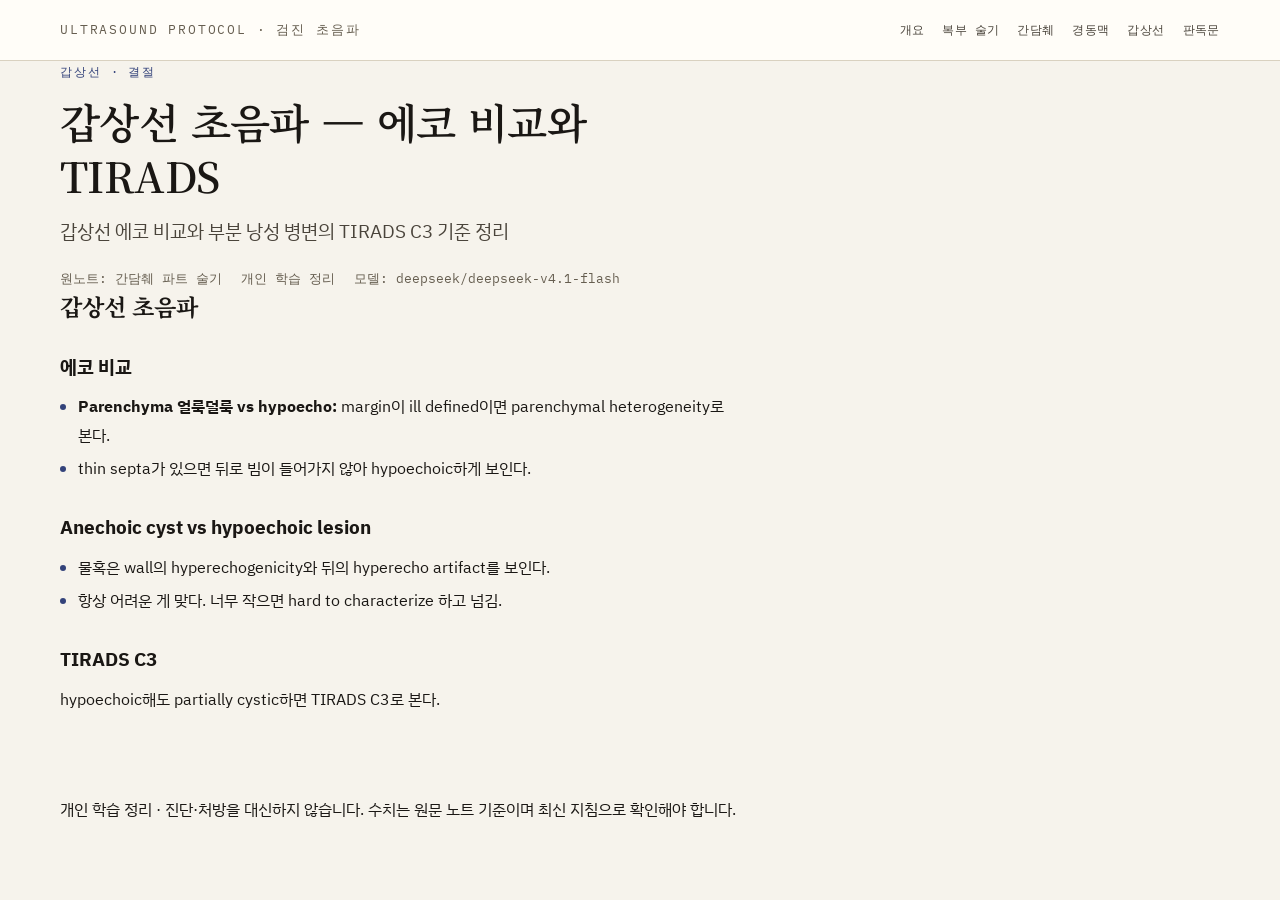
<file: thyroid.html>
<!DOCTYPE html>
<html lang="ko">
<head>
<meta charset="utf-8">
<meta name="viewport" content="width=device-width, initial-scale=1">
<title>갑상선 초음파 — 에코 비교와 TIRADS — Ultrasound Protocol</title>
<meta name="description" content="갑상선 에코 비교와 부분 낭성 병변의 TIRADS C3 기준 정리">
<meta property="og:title" content="갑상선 초음파 — 에코 비교와 TIRADS — Ultrasound Protocol">
<meta property="og:description" content="갑상선 에코 비교와 부분 낭성 병변의 TIRADS C3 기준 정리">
<meta property="og:type" content="article">
<link rel="preconnect" href="https://fonts.googleapis.com">
<link rel="preconnect" href="https://fonts.gstatic.com" crossorigin>
<link href="https://fonts.googleapis.com/css2?family=IBM+Plex+Mono:wght@400;500&family=IBM+Plex+Sans+KR:wght@400;500;600&family=Noto+Serif+KR:wght@600&display=swap" rel="stylesheet">
<link rel="stylesheet" href="styles/tokens.css">
<link rel="stylesheet" href="styles/site.css">
<link rel="stylesheet" href="styles/theme.css">
</head>
<body>
<header class="masthead">
  <div class="wrap">
    <a class="brand" href="index.html">Ultrasound Protocol · 검진 초음파</a>
    <nav class="nav" aria-label="장 이동">
      <a href="index.html">개요</a>
      <a href="abdomen-technique.html">복부 술기</a>
      <a href="abdomen-findings.html">간담췌</a>
      <a href="carotid.html">경동맥</a>
      <a href="thyroid.html">갑상선</a>
      <a href="reporting.html">판독문</a>
    </nav>
  </div>
</header>
<main>
  <div class="wrap">

    <article>
      <p class="eyebrow">갑상선 · 결절</p>
      <h1>갑상선 초음파 — 에코 비교와 TIRADS</h1>
      <p class="lede">갑상선 에코 비교와 부분 낭성 병변의 TIRADS C3 기준 정리</p>
      <div class="meta"><span>원노트: 간담췌 파트 술기</span><span>개인 학습 정리</span><span>모델: deepseek/deepseek-v4.1-flash</span></div>
      <h2 id="s-갑상선-초음파">갑상선 초음파</h2>
<h3>에코 비교</h3>
<ul>
<li><strong>Parenchyma 얼룩덜룩 vs hypoecho:</strong> margin이 ill defined이면 parenchymal heterogeneity로 본다.</li>
<li>thin septa가 있으면 뒤로 빔이 들어가지 않아 hypoechoic하게 보인다.</li>
</ul>
<h3>Anechoic cyst vs hypoechoic lesion</h3>
<ul>
<li>물혹은 wall의 hyperechogenicity와 뒤의 hyperecho artifact를 보인다.</li>
<li>항상 어려운 게 맞다. 너무 작으면 hard to characterize 하고 넘김.</li>
</ul>
<h3>TIRADS C3</h3>
<p>hypoechoic해도 partially cystic하면 TIRADS C3로 본다.</p>
    </article>
  </div>
</main>
<footer class="foot">
  <div class="wrap">
    <p>개인 학습 정리 · 진단·처방을 대신하지 않습니다. 수치는 원문 노트 기준이며 최신 지침으로 확인해야 합니다.</p>
  </div>
</footer>
</body>
</html>
</file>
<file: styles/tokens.css>
:root {
  --paper: #f6f3ec;
  --paper-2: #fffdf8;
  --ink: #1a1714;
  --ink-2: #4a443b;
  --muted: #665e50;
  --rule: #d9d1c0;
  --accent: #0f5f63;
  --accent-soft: #dcebea;
  --warn: #9c3d1d;
  --warn-soft: #f4e2d9;
  --ok: #3d6b3a;
  --font: "IBM Plex Sans KR", "Pretendard", "Apple SD Gothic Neo", system-ui, sans-serif;
  --mono: "IBM Plex Mono", ui-monospace, SFMono-Regular, Menlo, monospace;
  --serif: "Noto Serif KR", Georgia, serif;

  --step-0: 1rem;
  --step-1: 1.18rem;
  --step-2: 1.45rem;
  --step-3: 1.9rem;
  --step-4: 2.6rem;

  --gap: 1.5rem;
  --pad: clamp(1.75rem, 5vw, 2.75rem);
  --measure: 68ch;
}
</file>
<file: styles/site.css>
*,
*::before,
*::after { box-sizing: border-box; }

html { -webkit-text-size-adjust: 100%; }

body {
  margin: 0;
  background: var(--paper);
  color: var(--ink);
  font-family: var(--font);
  font-size: var(--step-0);
  line-height: 1.78;
  word-break: keep-all;
  line-break: strict;
  overflow-wrap: break-word;
  hyphens: none;
}

a { color: var(--accent); text-underline-offset: 0.2em; }
a:hover { color: var(--warn); }

.wrap {
  max-width: 78rem;
  margin: 0 auto;
  padding: 0 var(--pad);
}

/* ── 머리 ─────────────────────────────── */
.masthead {
  border-bottom: 1px solid var(--rule);
  background: var(--paper-2);
}
.masthead .wrap {
  display: flex;
  flex-wrap: wrap;
  align-items: baseline;
  justify-content: space-between;
  gap: 0.75rem;
  padding-top: 1.1rem;
  padding-bottom: 1.1rem;
}
.brand {
  font-family: var(--mono);
  font-size: 0.82rem;
  letter-spacing: 0.14em;
  text-transform: uppercase;
  color: var(--muted);
  text-decoration: none;
}
.nav { display: flex; flex-wrap: wrap; gap: 1.1rem; }
.nav a {
  font-family: var(--mono);
  font-size: 0.78rem;
  letter-spacing: 0.04em;
  color: var(--ink-2);
  text-decoration: none;
  border-bottom: 1px solid transparent;
  padding-bottom: 2px;
}
.nav a:hover,
.nav a[aria-current="page"] { border-bottom-color: var(--accent); color: var(--accent); }

/* ── 표제 ─────────────────────────────── */
.hero { padding: clamp(2rem, 6vw, 3.6rem) 0 1.2rem; }
.eyebrow {
  font-family: var(--mono);
  font-size: 0.74rem;
  letter-spacing: 0.16em;
  text-transform: uppercase;
  color: var(--accent);
  margin: 0 0 0.8rem;
}
h1 {
  font-family: var(--serif);
  font-weight: 600;
  font-size: clamp(1.9rem, 4.6vw, var(--step-4));
  line-height: 1.28;
  letter-spacing: -0.015em;
  margin: 0 0 0.8rem;
  max-width: 24ch;
}
.lede { font-size: var(--step-1); color: var(--ink-2); max-width: 56ch; margin: 0; }
.meta {
  margin-top: 1.2rem;
  font-family: var(--mono);
  font-size: 0.82rem;
  color: var(--muted);
  display: flex;
  flex-wrap: wrap;
  gap: 0.4rem 1.2rem;
}

/* ── 본문 ─────────────────────────────── */
main { padding-bottom: 4rem; }

section { margin-top: clamp(2.2rem, 5vw, 3.4rem); }
h2 {
  font-family: var(--serif);
  font-size: var(--step-2);
  line-height: 1.35;
  margin: 0 0 0.4rem;
  letter-spacing: -0.01em;
}
h2 .num {
  font-family: var(--mono);
  font-size: 0.72rem;
  letter-spacing: 0.12em;
  color: var(--accent);
  display: block;
  margin-bottom: 0.35rem;
}
h3 { font-size: var(--step-1); margin: 1.8rem 0 0.4rem; }
p { margin: 0.55rem 0; max-width: var(--measure); }
ul, ol { max-width: var(--measure); padding-left: 1.15rem; margin: 0.5rem 0; }
li { margin: 0.28rem 0; }
li::marker { color: var(--accent); }
strong { font-weight: 650; }
small { color: var(--muted); }

.card-grid {
  display: grid;
  grid-template-columns: repeat(auto-fit, minmax(15rem, 1fr));
  gap: 1rem;
  margin-top: 1.2rem;
}
.card {
  display: block;
  background: var(--paper-2);
  border: 1px solid var(--rule);
  border-radius: 3px;
  padding: 1.15rem 1.2rem 1.25rem;
  text-decoration: none;
  color: inherit;
  transition: border-color 140ms ease, transform 140ms ease;
}
.card:hover { border-color: var(--accent); transform: translateY(-2px); }
.card .k {
  font-family: var(--mono);
  font-size: 0.72rem;
  letter-spacing: 0.1em;
  color: var(--accent);
  text-transform: uppercase;
}
.card h3 { margin: 0.3rem 0 0.35rem; font-size: var(--step-1); }
.card p { font-size: 0.92rem; color: var(--ink-2); margin: 0; }

/* ── 도해 ─────────────────────────────── */
figure.flow {
  margin: 1.4rem 0 0;
  background: var(--paper-2);
  border: 1px solid var(--rule);
  border-radius: 3px;
  padding: 1rem 0.6rem 0.6rem;
}
figure.flow svg { width: 100%; height: auto; display: block; }
figure.flow figcaption {
  font-family: var(--mono);
  font-size: 0.72rem;
  color: var(--muted);
  padding: 0.35rem 0.8rem 0.2rem;
}
svg text { font-family: var(--font); }

/* ── 표 ───────────────────────────────── */
.tbl-wrap { overflow-x: auto; margin: 1rem 0 0; }
table {
  border-collapse: collapse;
  width: 100%;
  min-width: 0;
  background: var(--paper-2);
  font-size: 0.92rem;
}
caption {
  text-align: left;
  font-family: var(--mono);
  font-size: 0.72rem;
  color: var(--muted);
  padding-bottom: 0.4rem;
}
th, td { border-bottom: 1px solid var(--rule); padding: 0.6rem 0.7rem; text-align: left; vertical-align: top; }
th { font-size: 0.78rem; letter-spacing: 0.02em; color: var(--muted); font-weight: 600; background: #f1ece1; }

/* ── 강조 상자 ────────────────────────── */
.note {
  border-left: 3px solid var(--accent);
  background: var(--accent-soft);
  padding: 0.85rem 1.1rem;
  margin: 1.2rem 0;
  border-radius: 0 2px 2px 0;
  max-width: var(--measure);
}
.note.warn { border-left-color: var(--warn); background: var(--warn-soft); }
.note p { margin: 0.25rem 0; }
.note .label {
  font-family: var(--mono);
  font-size: 0.76rem;
  letter-spacing: 0.1em;
  text-transform: uppercase;
  color: var(--ink-2);
  display: block;
  margin-bottom: 0.3rem;
}

.kv { display: grid; grid-template-columns: max-content 1fr; gap: 0.3rem 1.1rem; margin: 0.8rem 0; }
.kv dt { font-family: var(--mono); font-size: 0.76rem; color: var(--muted); }
.kv dd { margin: 0; }

.src {
  font-family: var(--mono);
  font-size: 0.74rem;
  color: var(--muted);
  margin-top: 1.4rem;
  padding-top: 0.7rem;
  border-top: 1px dashed var(--rule);
  max-width: var(--measure);
}

footer.site {
  border-top: 1px solid var(--rule);
  padding: 1.6rem 0 2.4rem;
  font-size: 0.84rem;
  color: var(--muted);
  background: var(--paper-2);
}
footer.site p { max-width: 62ch; }
.pager { display: flex; flex-wrap: wrap; gap: 1rem; justify-content: space-between; margin-top: 2.6rem; }

@media (prefers-reduced-motion: reduce) {
  * { transition: none !important; animation: none !important; }
}

@media (max-width: 520px) {
  table { font-size: 0.86rem; }
  th, td { padding: 0.5rem 0.45rem; }
  .kv { grid-template-columns: 1fr; gap: 0.15rem; }
  .kv dt { margin-top: 0.4rem; }
}

/* 도해는 좁은 화면에서 글자가 뭉개지므로 가로 스크롤을 허용한다 */
figure.flow { overflow-x: auto; }
@media (max-width: 640px) {
  figure.flow svg { min-width: 40rem; }
  figure.flow figcaption::before {
    content: "옆으로 넘겨 볼 수 있다 · ";
    color: var(--accent);
  }
}
</file>
<file: styles/theme.css>
:root{--accent:#33427a;--accent-soft:#e3e6f3;--warn:#8a3b12;--warn-soft:#f5e3d6;}

/* 접근성: 키보드 포커스 링 */
a:focus-visible,
button:focus-visible,
summary:focus-visible {
  outline: 2px solid var(--accent);
  outline-offset: 3px;
  border-radius: 2px;
}
</file>
